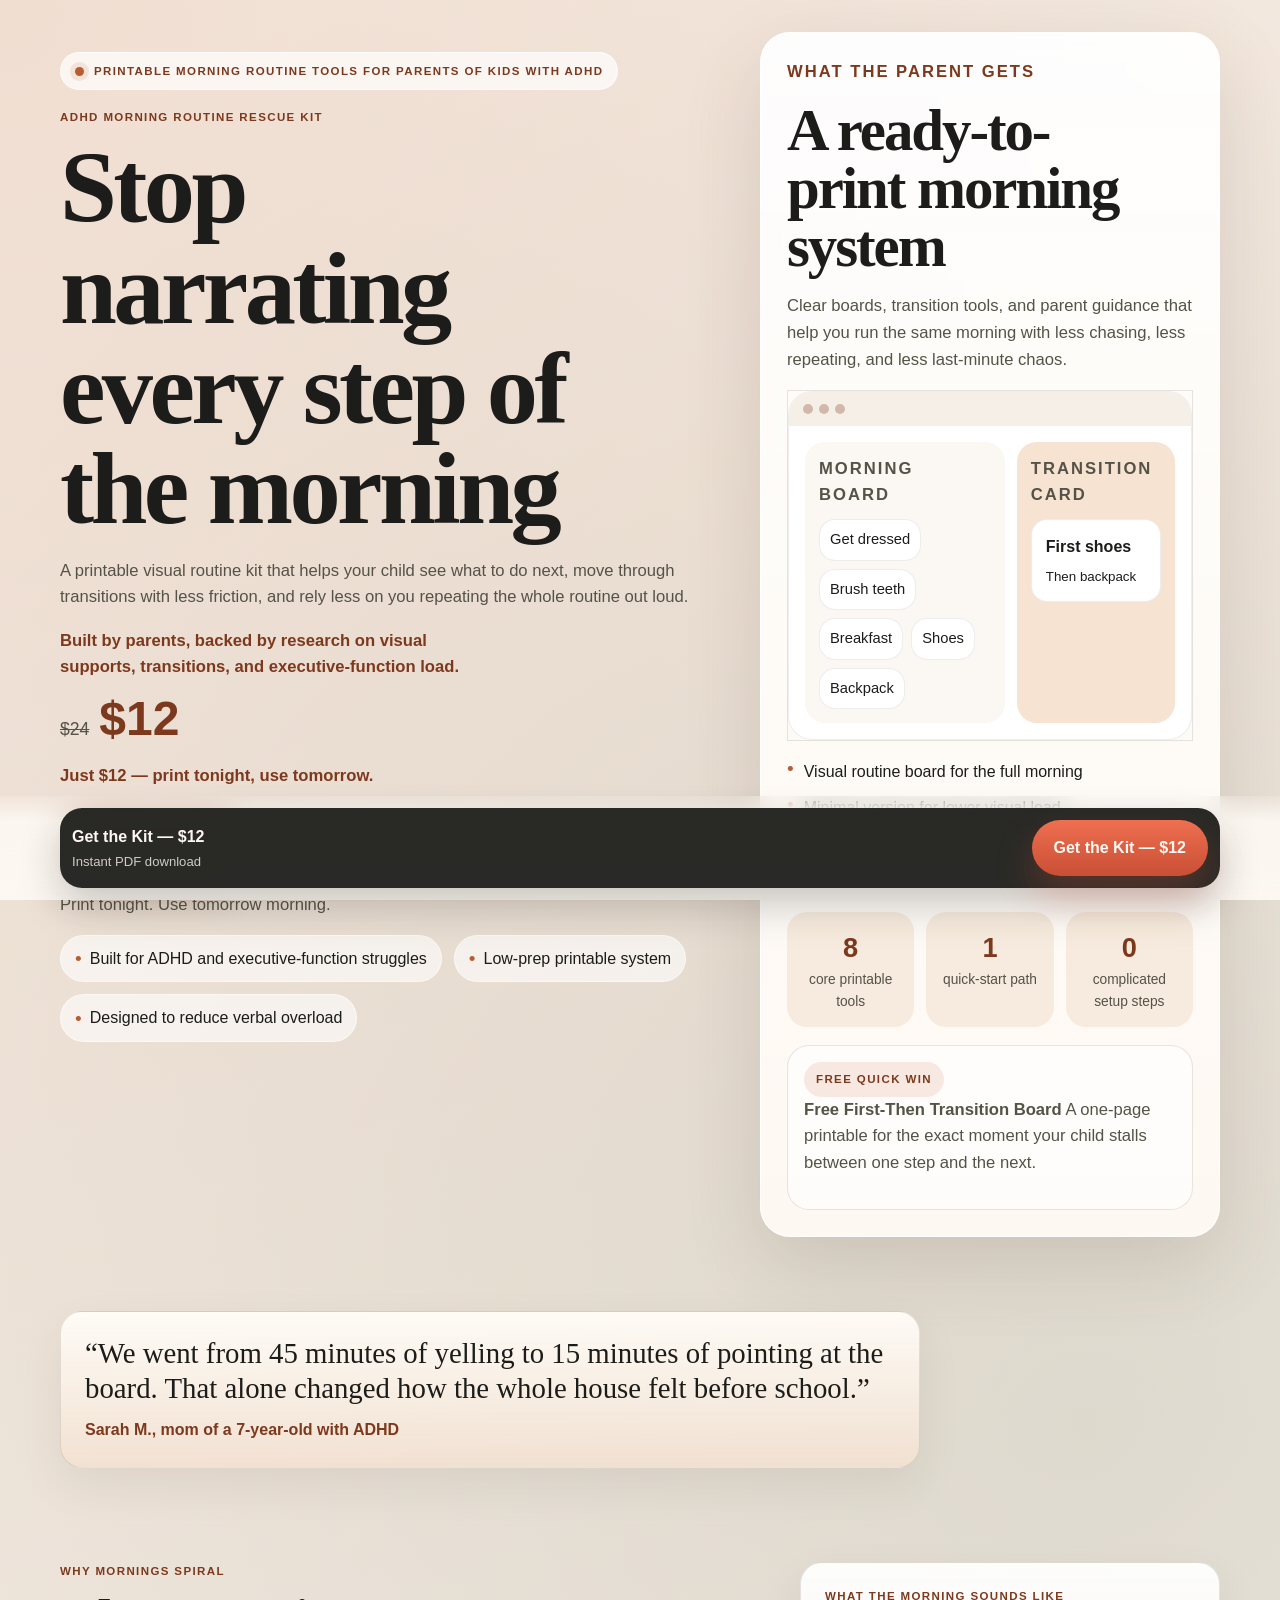
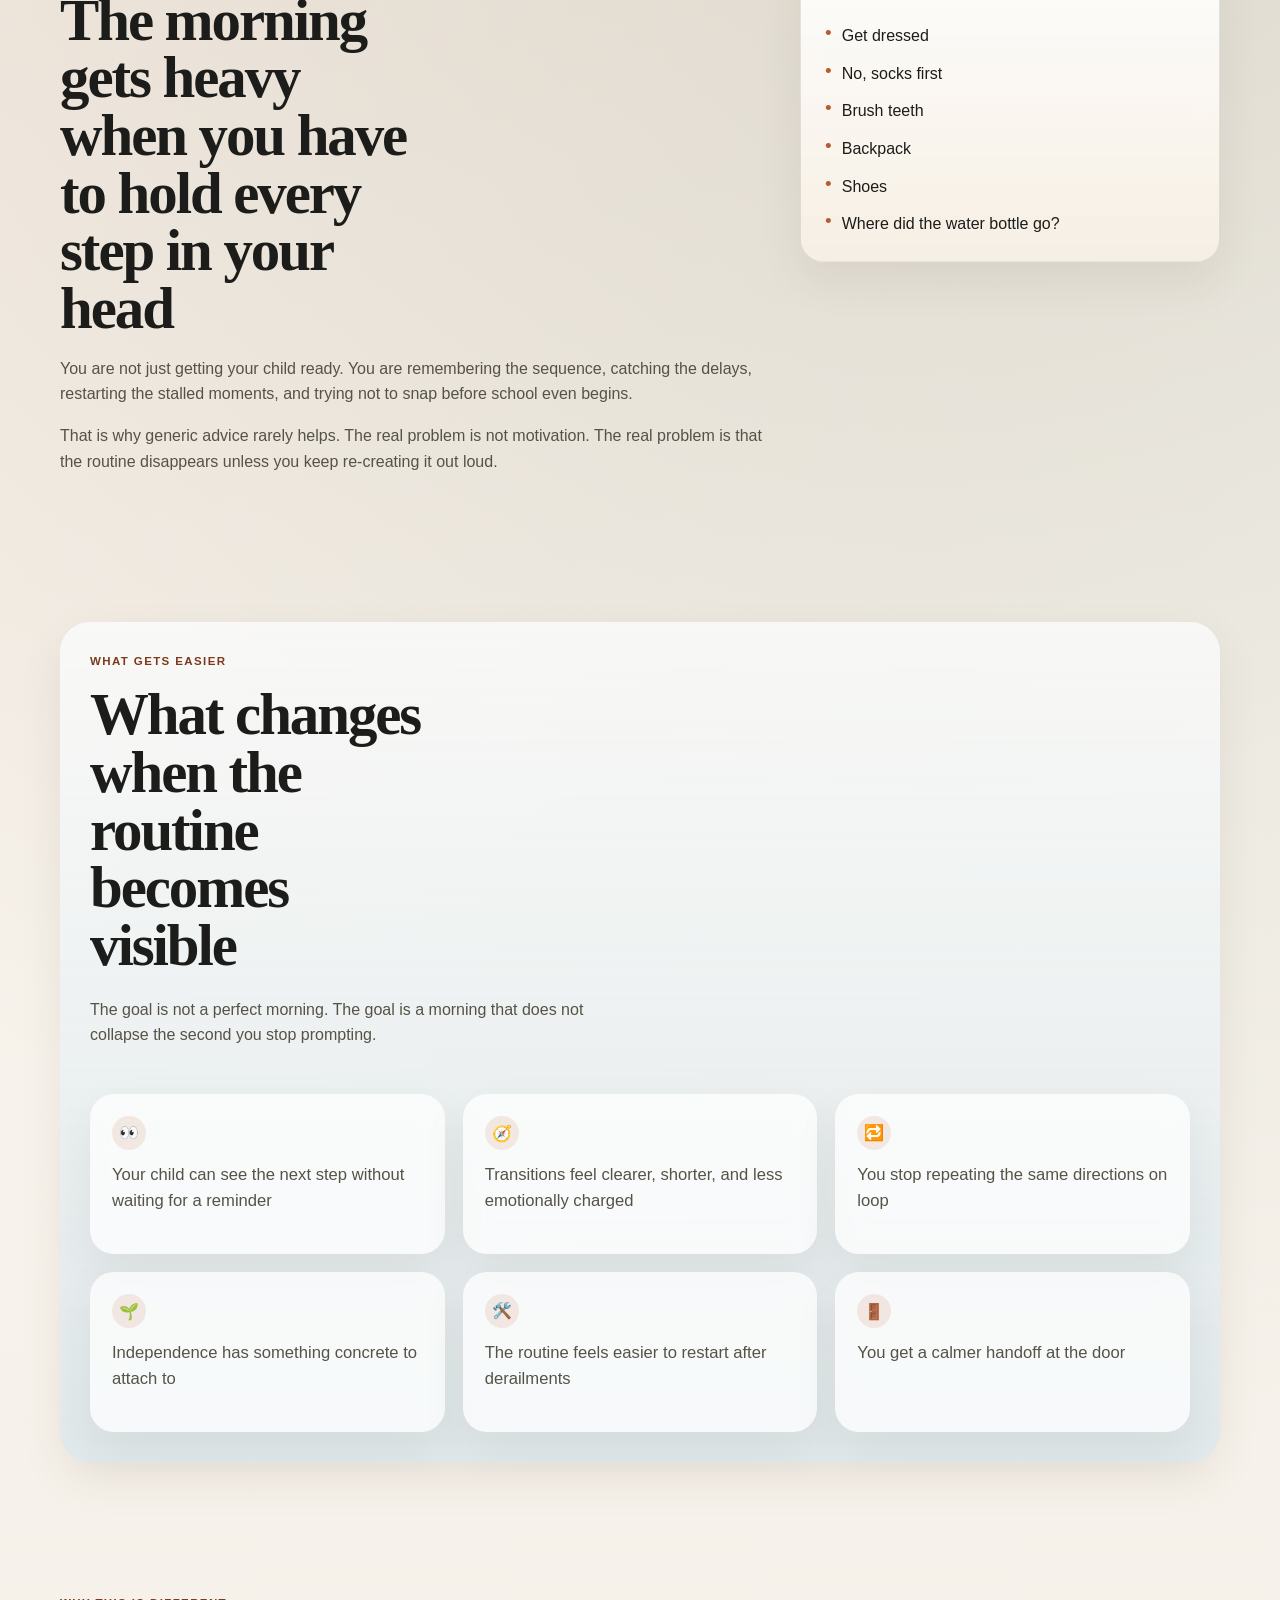
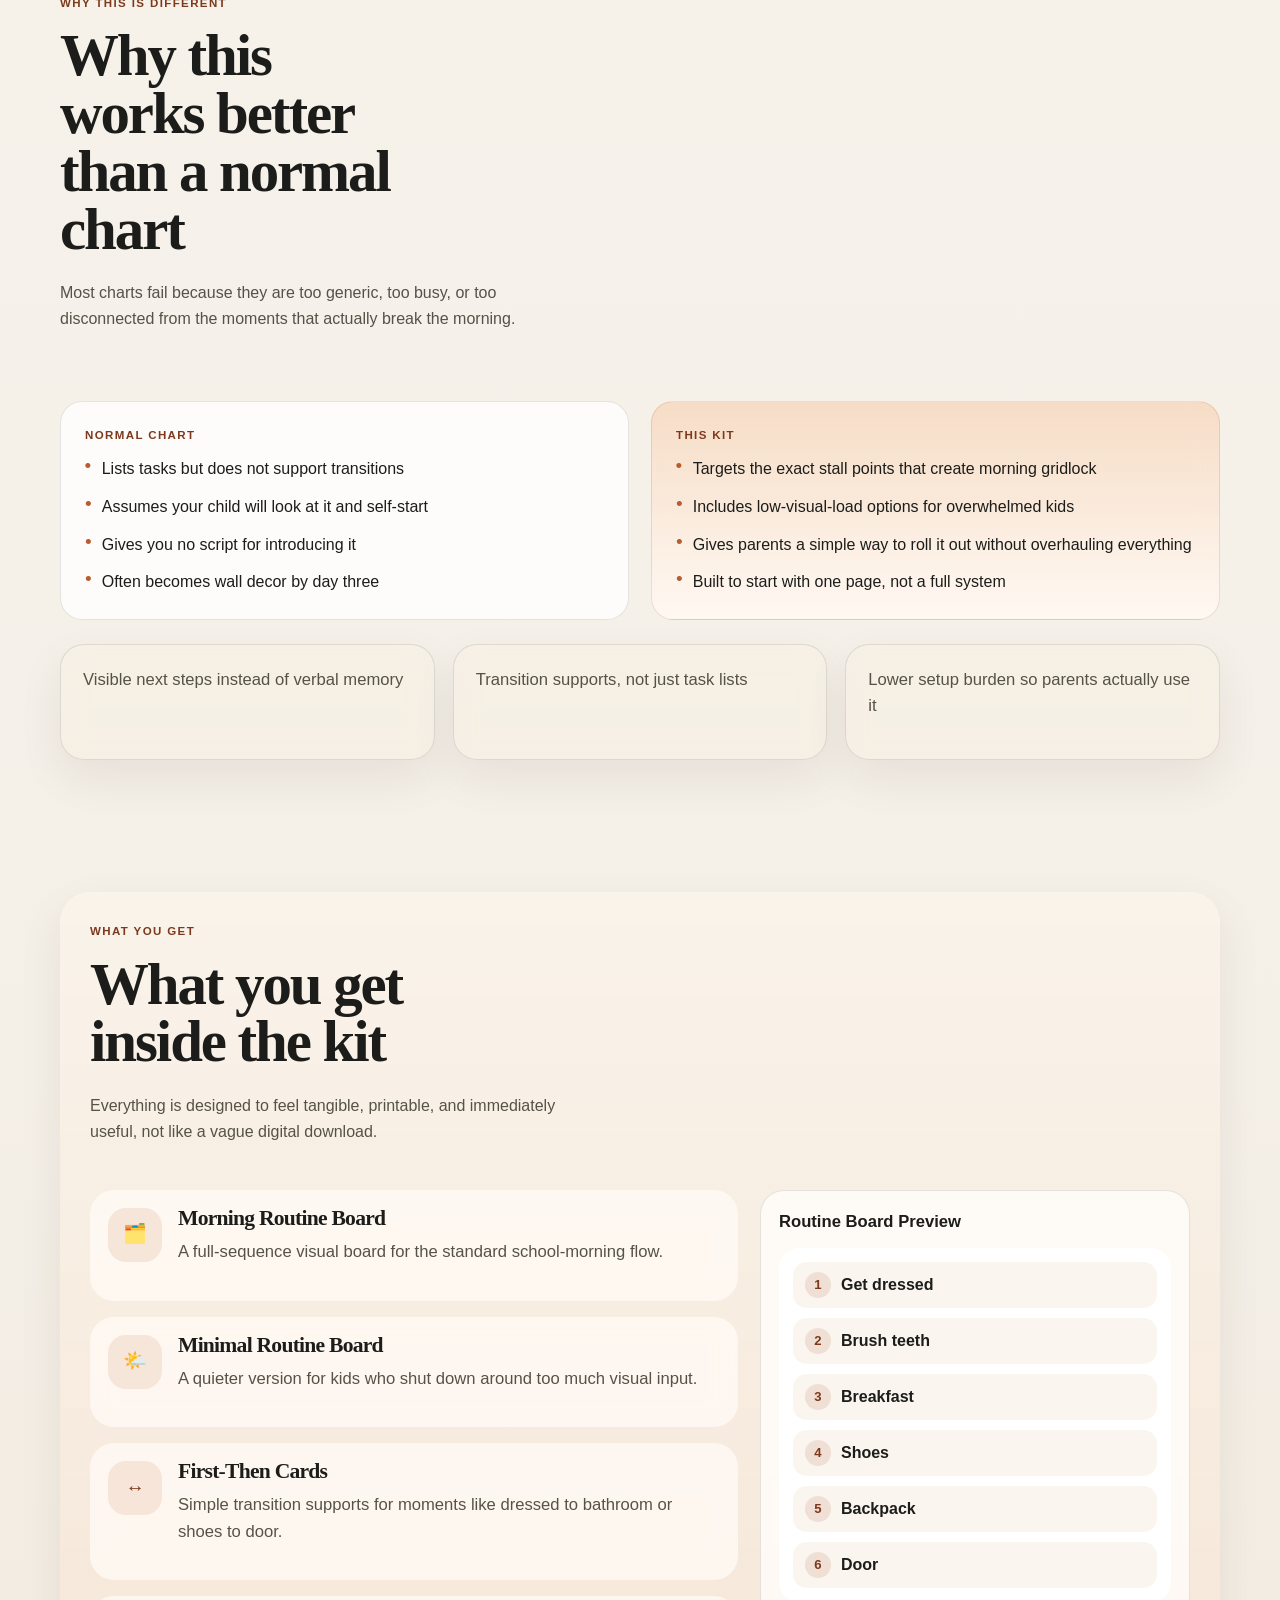
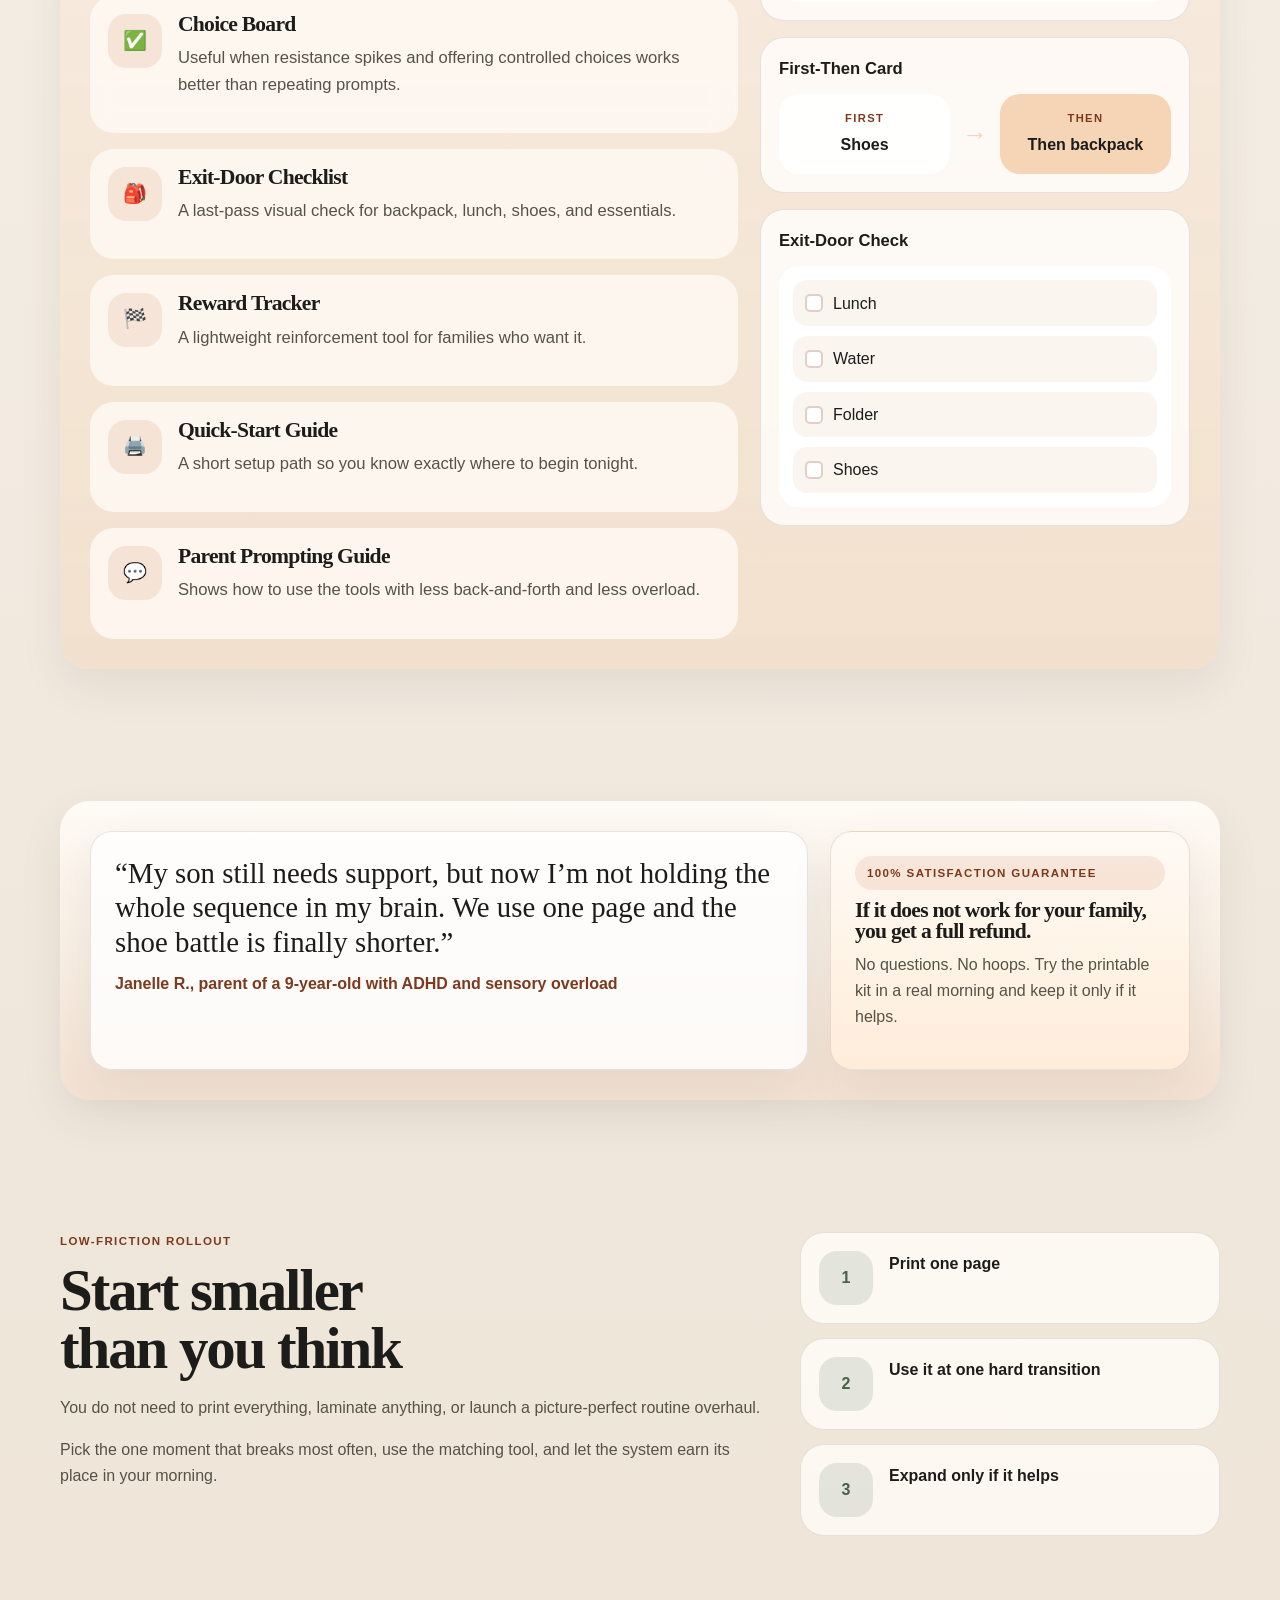
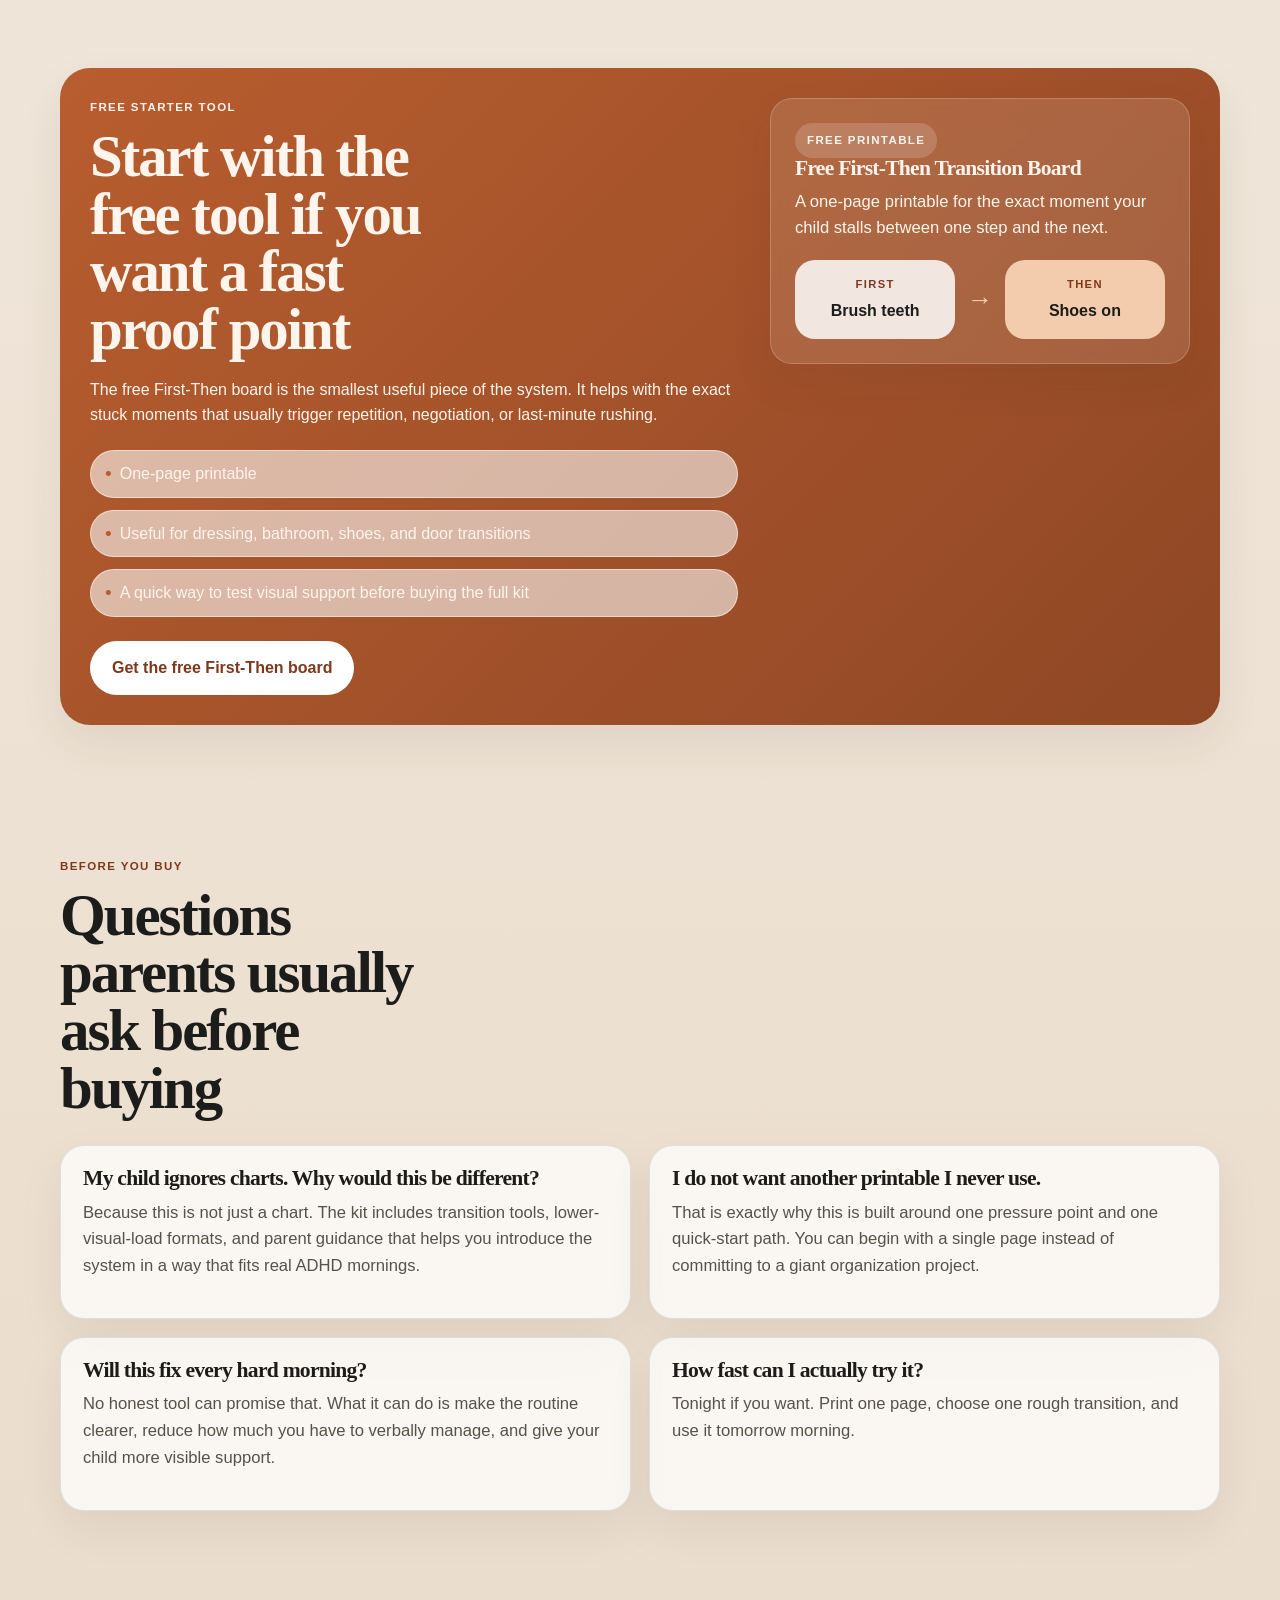
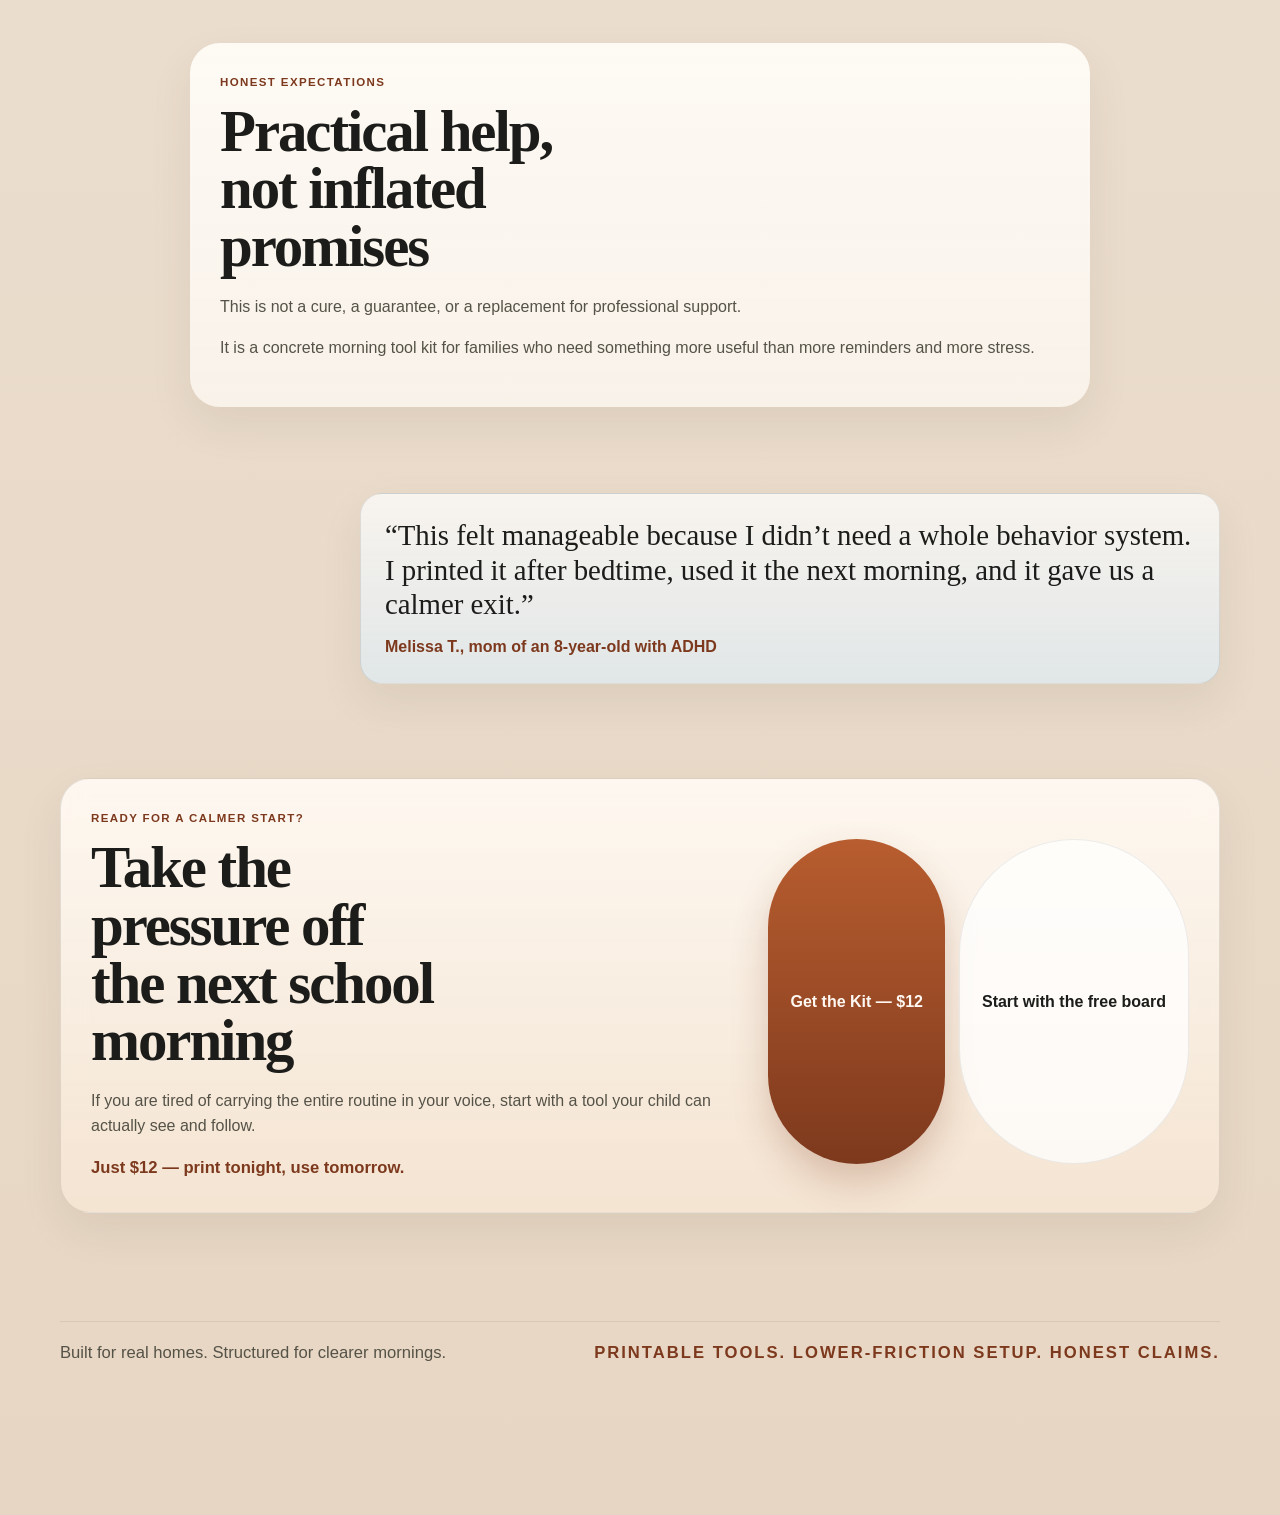
<file: index.html>
<!doctype html>
<html lang="en">
  <head>
    <meta charset="UTF-8" />
    <meta name="viewport" content="width=device-width, initial-scale=1.0" />
    <title>Stop narrating every step of the morning | ADHD Morning Routine Rescue Kit</title>
    <meta name="description" content="A printable visual routine kit that helps your child see what to do next, move through transitions with less friction, and rely less on you repeating the whole routine out loud." />
    <link rel="stylesheet" href="./styles.css" />
  </head>
  <body data-variant="default">
    
  <section class="hero">
    <div class="container hero__layout">
      <div class="hero__copy">
        <p class="announcement">Printable morning routine tools for parents of kids with ADHD</p>
        <p class="eyebrow">ADHD Morning Routine Rescue Kit</p>
        <h1>Stop narrating every step of the morning</h1>
        <p class="lede">A printable visual routine kit that helps your child see what to do next, move through transitions with less friction, and rely less on you repeating the whole routine out loud.</p>
        <p class="credibility-line">Built by parents, backed by research on visual supports, transitions, and executive-function load.</p>
        <div class="price-stack">
          <p class="price-line"><span class="price-line__anchor">$24</span> <strong>$12</strong></p>
          <p class="price-note">Just $12 — print tonight, use tomorrow.</p>
        </div>
        <div class="hero__actions">
          <a class="button button--primary" href="https://gumroad.com/">Get the Kit — $12</a>
          <a class="button button--secondary" href="#lead-magnet">Grab the free transition board</a>
        </div>
        <p class="support-line">Print tonight. Use tomorrow morning.</p>
        <ul class="inline-points"><li>Built for ADHD and executive-function struggles</li><li>Low-prep printable system</li><li>Designed to reduce verbal overload</li></ul>
      </div>
      <aside class="hero-panel">
        <div class="hero-panel__top">
          <p class="hero-panel__kicker">What the parent gets</p>
          <h2>A ready-to-print morning system</h2>
          <p>Clear boards, transition tools, and parent guidance that help you run the same morning with less chasing, less repeating, and less last-minute chaos.</p>
        </div>
        <div class="hero-panel__mockup">
          <div class="mockup-window">
            <div class="mockup-window__bar">
              <span></span><span></span><span></span>
            </div>
            <div class="mockup-window__body">
              <div class="mockup-column">
                <p class="mini-label">Morning board</p>
                <div class="mockup-chip-list">
                  <span>Get dressed</span>
                  <span>Brush teeth</span>
                  <span>Breakfast</span>
                  <span>Shoes</span>
                  <span>Backpack</span>
                </div>
              </div>
              <div class="mockup-column mockup-column--accent">
                <p class="mini-label">Transition card</p>
                <div class="mockup-transition">
                  <strong>First shoes</strong>
                  <small>Then backpack</small>
                </div>
              </div>
            </div>
          </div>
        </div>
        <ul class="check-list"><li>Visual routine board for the full morning</li><li>Minimal version for lower visual load</li><li>First-Then and choice supports for sticky moments</li><li>Exit-door checklist and parent prompting guide</li></ul>
        <div class="hero-stats">
          
            <div class="hero-stat">
              <strong>8</strong>
              <span>core printable tools</span>
            </div>
            <div class="hero-stat">
              <strong>1</strong>
              <span>quick-start path</span>
            </div>
            <div class="hero-stat">
              <strong>0</strong>
              <span>complicated setup steps</span>
            </div>
        </div>
        <div class="hero-panel__freebie">
          <span class="badge">Free quick win</span>
          <p><strong>Free First-Then Transition Board</strong> A one-page printable for the exact moment your child stalls between one step and the next.</p>
        </div>
      </aside>
    </div>
  </section>
  <section class="section section--testimonial-top">
    <div class="container">
      <article class="testimonial testimonial--featured">
        <p class="testimonial__quote">“We went from 45 minutes of yelling to 15 minutes of pointing at the board. That alone changed how the whole house felt before school.”</p>
        <p class="testimonial__meta">Sarah M., mom of a 7-year-old with ADHD</p>
      </article>
    </div>
  </section>
  <section class="section">
    <div class="container story-grid">
      <div>
        <p class="section-tag">Why mornings spiral</p>
        <h2>The morning gets heavy when you have to hold every step in your head</h2>
        <p>You are not just getting your child ready. You are remembering the sequence, catching the delays, restarting the stalled moments, and trying not to snap before school even begins.</p><p>That is why generic advice rarely helps. The real problem is not motivation. The real problem is that the routine disappears unless you keep re-creating it out loud.</p>
      </div>
      <div class="loop-card">
        <p class="loop-card__label">What the morning sounds like</p>
        <ul class="loop-list"><li>Get dressed</li><li>No, socks first</li><li>Brush teeth</li><li>Backpack</li><li>Shoes</li><li>Where did the water bottle go?</li></ul>
      </div>
    </div>
  </section>
  <section class="section section--tint">
    <div class="container">
      <div class="section-heading section-heading--wide">
        <p class="section-tag">What gets easier</p>
        <h2>What changes when the routine becomes visible</h2>
        <p>The goal is not a perfect morning. The goal is a morning that does not collapse the second you stop prompting.</p>
      </div>
      <div class="outcomes-grid">
        
          <article class="outcome-card">
            <span class="outcome-card__icon">👀</span>
            <p>Your child can see the next step without waiting for a reminder</p>
          </article>
          <article class="outcome-card">
            <span class="outcome-card__icon">🧭</span>
            <p>Transitions feel clearer, shorter, and less emotionally charged</p>
          </article>
          <article class="outcome-card">
            <span class="outcome-card__icon">🔁</span>
            <p>You stop repeating the same directions on loop</p>
          </article>
          <article class="outcome-card">
            <span class="outcome-card__icon">🌱</span>
            <p>Independence has something concrete to attach to</p>
          </article>
          <article class="outcome-card">
            <span class="outcome-card__icon">🛠️</span>
            <p>The routine feels easier to restart after derailments</p>
          </article>
          <article class="outcome-card">
            <span class="outcome-card__icon">🚪</span>
            <p>You get a calmer handoff at the door</p>
          </article>
      </div>
    </div>
  </section>
  <section class="section">
    <div class="container mechanism">
      <div class="section-heading section-heading--wide">
        <p class="section-tag">Why this is different</p>
        <h2>Why this works better than a normal chart</h2>
        <p>Most charts fail because they are too generic, too busy, or too disconnected from the moments that actually break the morning.</p>
      </div>
      <div class="mechanism__compare">
        
          <article class="compare-card">
            <p class="compare-card__label">Normal chart</p>
            <ul class="compare-list"><li>Lists tasks but does not support transitions</li><li>Assumes your child will look at it and self-start</li><li>Gives you no script for introducing it</li><li>Often becomes wall decor by day three</li></ul>
          </article>
          <article class="compare-card compare-card--accent">
            <p class="compare-card__label">This kit</p>
            <ul class="compare-list"><li>Targets the exact stall points that create morning gridlock</li><li>Includes low-visual-load options for overwhelmed kids</li><li>Gives parents a simple way to roll it out without overhauling everything</li><li>Built to start with one page, not a full system</li></ul>
          </article>
      </div>
      <div class="principles">
        
          <article class="principle-card">
            <p>Visible next steps instead of verbal memory</p>
          </article>
          <article class="principle-card">
            <p>Transition supports, not just task lists</p>
          </article>
          <article class="principle-card">
            <p>Lower setup burden so parents actually use it</p>
          </article>
      </div>
    </div>
  </section>
  <section class="section section--warm">
    <div class="container">
      <div class="section-heading section-heading--wide">
        <p class="section-tag">What you get</p>
        <h2>What you get inside the kit</h2>
        <p>Everything is designed to feel tangible, printable, and immediately useful, not like a vague digital download.</p>
      </div>
      <div class="kit-layout">
        <div class="kit-list">
          
            <article class="kit-item">
              <span class="kit-item__number">🗂️</span>
              <div>
                <h3>Morning Routine Board</h3>
                <p>A full-sequence visual board for the standard school-morning flow.</p>
              </div>
            </article>
            <article class="kit-item">
              <span class="kit-item__number">🌤️</span>
              <div>
                <h3>Minimal Routine Board</h3>
                <p>A quieter version for kids who shut down around too much visual input.</p>
              </div>
            </article>
            <article class="kit-item">
              <span class="kit-item__number">↔️</span>
              <div>
                <h3>First-Then Cards</h3>
                <p>Simple transition supports for moments like dressed to bathroom or shoes to door.</p>
              </div>
            </article>
            <article class="kit-item">
              <span class="kit-item__number">✅</span>
              <div>
                <h3>Choice Board</h3>
                <p>Useful when resistance spikes and offering controlled choices works better than repeating prompts.</p>
              </div>
            </article>
            <article class="kit-item">
              <span class="kit-item__number">🎒</span>
              <div>
                <h3>Exit-Door Checklist</h3>
                <p>A last-pass visual check for backpack, lunch, shoes, and essentials.</p>
              </div>
            </article>
            <article class="kit-item">
              <span class="kit-item__number">🏁</span>
              <div>
                <h3>Reward Tracker</h3>
                <p>A lightweight reinforcement tool for families who want it.</p>
              </div>
            </article>
            <article class="kit-item">
              <span class="kit-item__number">🖨️</span>
              <div>
                <h3>Quick-Start Guide</h3>
                <p>A short setup path so you know exactly where to begin tonight.</p>
              </div>
            </article>
            <article class="kit-item">
              <span class="kit-item__number">💬</span>
              <div>
                <h3>Parent Prompting Guide</h3>
                <p>Shows how to use the tools with less back-and-forth and less overload.</p>
              </div>
            </article>
        </div>
        <div class="preview-stack">
          
    <article class="preview-card">
      <p class="preview-card__title">Routine Board Preview</p>
      <div class="board-sheet">
        
          <div class="board-sheet__step">
            <span>1</span>
            <strong>Get dressed</strong>
          </div>
          <div class="board-sheet__step">
            <span>2</span>
            <strong>Brush teeth</strong>
          </div>
          <div class="board-sheet__step">
            <span>3</span>
            <strong>Breakfast</strong>
          </div>
          <div class="board-sheet__step">
            <span>4</span>
            <strong>Shoes</strong>
          </div>
          <div class="board-sheet__step">
            <span>5</span>
            <strong>Backpack</strong>
          </div>
          <div class="board-sheet__step">
            <span>6</span>
            <strong>Door</strong>
          </div>
      </div>
    </article>
      <article class="preview-card preview-card--transition">
        <p class="preview-card__title">First-Then Card</p>
        <div class="transition-card">
          <div class="transition-card__block">
            <span>First</span>
            <strong>Shoes</strong>
          </div>
          <div class="transition-card__arrow">→</div>
          <div class="transition-card__block transition-card__block--accent">
            <span>Then</span>
            <strong>Then backpack</strong>
          </div>
        </div>
      </article>
      <article class="preview-card">
        <p class="preview-card__title">Exit-Door Check</p>
        <div class="check-sheet">
          
            <div class="check-sheet__row">
              <span class="check-sheet__box"></span>
              <span>Lunch</span>
            </div>
            <div class="check-sheet__row">
              <span class="check-sheet__box"></span>
              <span>Water</span>
            </div>
            <div class="check-sheet__row">
              <span class="check-sheet__box"></span>
              <span>Folder</span>
            </div>
            <div class="check-sheet__row">
              <span class="check-sheet__box"></span>
              <span>Shoes</span>
            </div>
        </div>
      </article>
        </div>
      </div>
    </div>
  </section>
  <section class="section section--proof">
    <div class="container proof-grid">
      <article class="testimonial">
        <p class="testimonial__quote">“My son still needs support, but now I’m not holding the whole sequence in my brain. We use one page and the shoe battle is finally shorter.”</p>
        <p class="testimonial__meta">Janelle R., parent of a 9-year-old with ADHD and sensory overload</p>
      </article>
      <article class="guarantee-card">
        <span class="badge">100% satisfaction guarantee</span>
        <h3>If it does not work for your family, you get a full refund.</h3>
        <p>No questions. No hoops. Try the printable kit in a real morning and keep it only if it helps.</p>
      </article>
    </div>
  </section>
  <section class="section">
    <div class="container process">
      <div>
        <p class="section-tag">Low-friction rollout</p>
        <h2>Start smaller than you think</h2>
        <p>You do not need to print everything, laminate anything, or launch a picture-perfect routine overhaul.</p><p>Pick the one moment that breaks most often, use the matching tool, and let the system earn its place in your morning.</p>
      </div>
      <ol class="steps">
        
          <li>
            <span class="steps__index">1</span>
            <div>
              <strong>Print one page</strong>
            </div>
          </li>
          <li>
            <span class="steps__index">2</span>
            <div>
              <strong>Use it at one hard transition</strong>
            </div>
          </li>
          <li>
            <span class="steps__index">3</span>
            <div>
              <strong>Expand only if it helps</strong>
            </div>
          </li>
      </ol>
    </div>
  </section>
  <section class="section section--accent" id="lead-magnet">
    <div class="container lead">
      <div class="lead__copy">
        <p class="section-tag">Free starter tool</p>
        <h2>Start with the free tool if you want a fast proof point</h2>
        <p>The free First-Then board is the smallest useful piece of the system. It helps with the exact stuck moments that usually trigger repetition, negotiation, or last-minute rushing.</p>
        <ul class="promo-list"><li>One-page printable</li><li>Useful for dressing, bathroom, shoes, and door transitions</li><li>A quick way to test visual support before buying the full kit</li></ul>
        <a class="button button--light" href="https://gumroad.com/">Get the free First-Then board</a>
      </div>
      <div class="lead__card">
        <span class="badge badge--light">Free printable</span>
        <h3>Free First-Then Transition Board</h3>
        <p>A one-page printable for the exact moment your child stalls between one step and the next.</p>
        <div class="transition-card transition-card--large">
          <div class="transition-card__block">
            <span>First</span>
            <strong>Brush teeth</strong>
          </div>
          <div class="transition-card__arrow">→</div>
          <div class="transition-card__block transition-card__block--accent">
            <span>Then</span>
            <strong>Shoes on</strong>
          </div>
        </div>
      </div>
    </div>
  </section>
  <section class="section">
    <div class="container">
      <div class="section-heading">
        <p class="section-tag">Before you buy</p>
        <h2>Questions parents usually ask before buying</h2>
      </div>
      <div class="faq-grid">
        
          <article class="faq-card">
            <h3>My child ignores charts. Why would this be different?</h3>
            <p>Because this is not just a chart. The kit includes transition tools, lower-visual-load formats, and parent guidance that helps you introduce the system in a way that fits real ADHD mornings.</p>
          </article>
          <article class="faq-card">
            <h3>I do not want another printable I never use.</h3>
            <p>That is exactly why this is built around one pressure point and one quick-start path. You can begin with a single page instead of committing to a giant organization project.</p>
          </article>
          <article class="faq-card">
            <h3>Will this fix every hard morning?</h3>
            <p>No honest tool can promise that. What it can do is make the routine clearer, reduce how much you have to verbally manage, and give your child more visible support.</p>
          </article>
          <article class="faq-card">
            <h3>How fast can I actually try it?</h3>
            <p>Tonight if you want. Print one page, choose one rough transition, and use it tomorrow morning.</p>
          </article>
      </div>
    </div>
  </section>
  <section class="section section--quiet">
    <div class="container narrow">
      <p class="section-tag">Honest expectations</p>
      <h2>Practical help, not inflated promises</h2>
      <p>This is not a cure, a guarantee, or a replacement for professional support.</p><p>It is a concrete morning tool kit for families who need something more useful than more reminders and more stress.</p>
    </div>
  </section>
  <section class="section section--testimonial-bottom">
    <div class="container">
      <article class="testimonial testimonial--closing">
        <p class="testimonial__quote">“This felt manageable because I didn’t need a whole behavior system. I printed it after bedtime, used it the next morning, and it gave us a calmer exit.”</p>
        <p class="testimonial__meta">Melissa T., mom of an 8-year-old with ADHD</p>
      </article>
    </div>
  </section>
  <section class="section final-cta">
    <div class="container final-cta__box">
      <div>
        <p class="section-tag">Ready for a calmer start?</p>
        <h2>Take the pressure off the next school morning</h2>
        <p>If you are tired of carrying the entire routine in your voice, start with a tool your child can actually see and follow.</p>
        <p class="price-note">Just $12 — print tonight, use tomorrow.</p>
      </div>
      <div class="final-cta__actions">
        <a class="button button--primary" href="https://gumroad.com/">Get the Kit — $12</a>
        <a class="button button--ghost" href="https://gumroad.com/">Start with the free board</a>
      </div>
    </div>
  </section>
  <footer class="footer">
    <div class="container footer__inner">
      <p>Built for real homes. Structured for clearer mornings.</p>
      <p class="footer__meta">Printable tools. Lower-friction setup. Honest claims.</p>
    </div>
  </footer>
  <div class="sticky-buy-bar">
    <div class="sticky-buy-bar__inner">
      <div class="sticky-buy-bar__copy">
        <strong>Get the Kit — $12</strong>
        <span>Instant PDF download</span>
      </div>
      <a class="button button--sticky" href="https://gumroad.com/">Get the Kit — $12</a>
    </div>
  </div>
  </body>
</html>
</file>
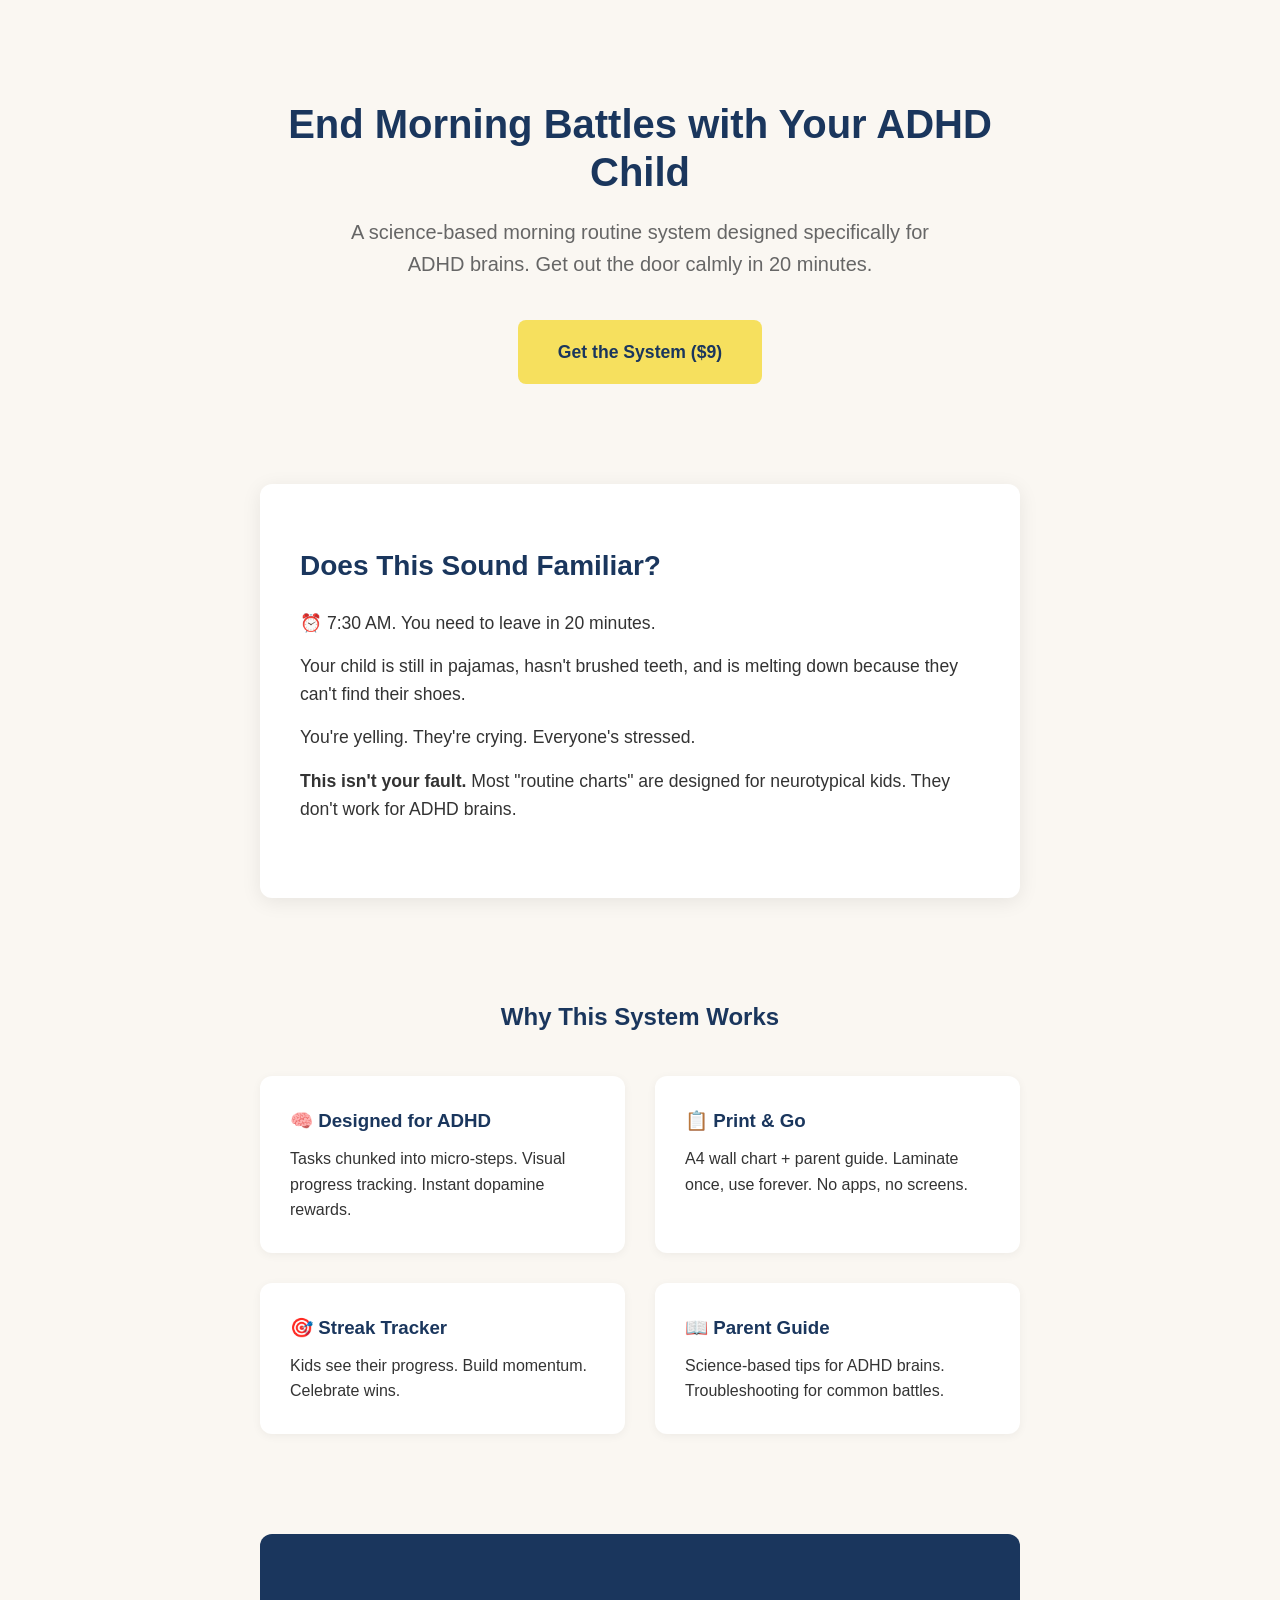
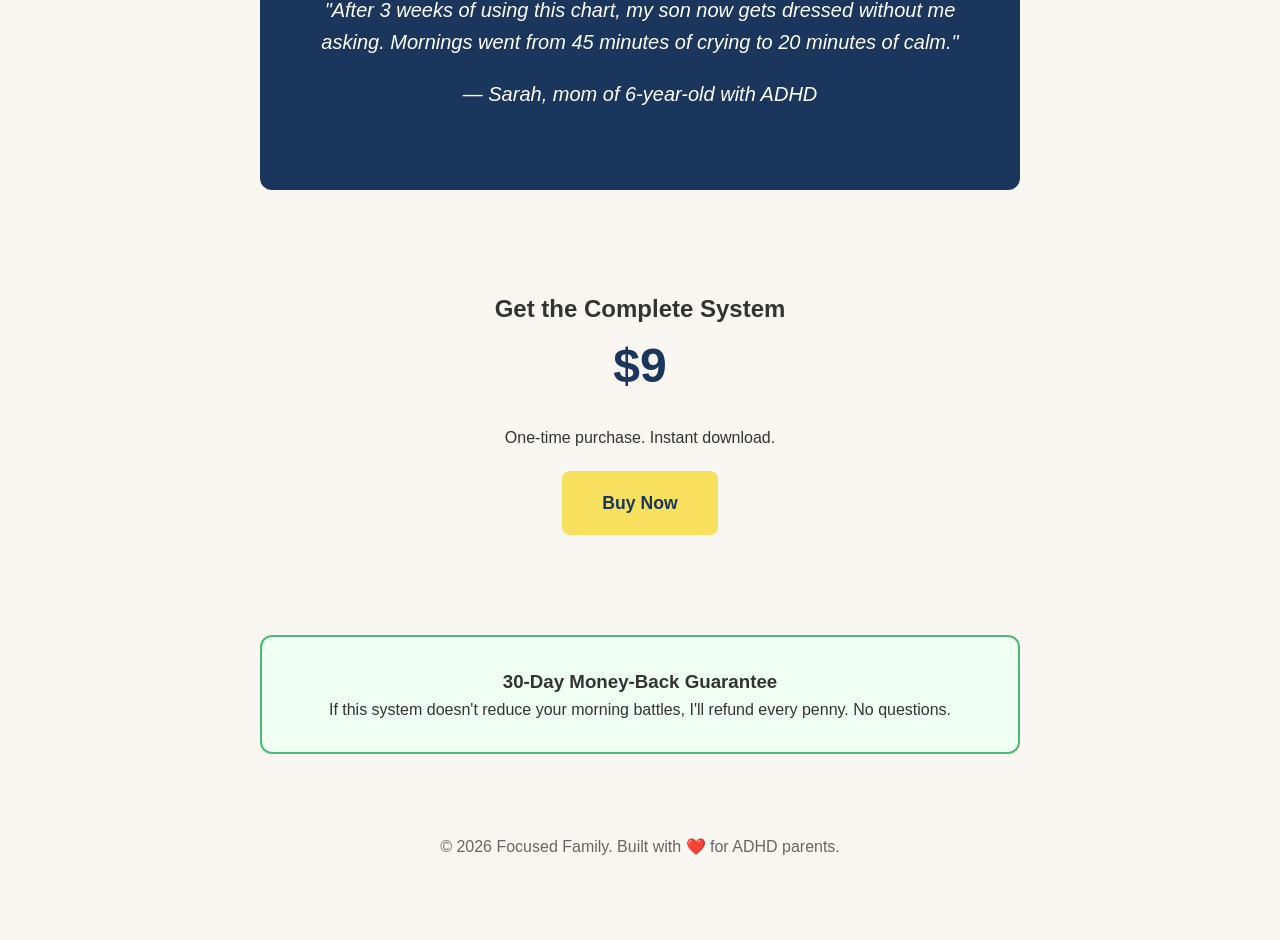
<file: public/index.html>
<!DOCTYPE html>
<html lang="en">
<head>
    <meta charset="UTF-8">
    <meta name="viewport" content="width=device-width, initial-scale=1.0">
    <title>End Morning Battles: ADHD Morning Routine System</title>
    <style>
        * { margin: 0; padding: 0; box-sizing: border-box; }
        body {
            font-family: -apple-system, BlinkMacSystemFont, 'Segoe UI', Roboto, sans-serif;
            line-height: 1.6;
            color: #333;
            background: #faf7f2;
        }
        .container {
            max-width: 800px;
            margin: 0 auto;
            padding: 40px 20px;
        }
        .hero {
            text-align: center;
            padding: 60px 0;
        }
        .hero h1 {
            font-size: 2.5rem;
            color: #1a365d;
            margin-bottom: 20px;
            line-height: 1.2;
        }
        .hero .subtitle {
            font-size: 1.25rem;
            color: #666;
            max-width: 600px;
            margin: 0 auto 40px;
        }
        .cta-button {
            display: inline-block;
            background: #f6e05e;
            color: #1a365d;
            padding: 18px 40px;
            font-size: 1.1rem;
            font-weight: 600;
            text-decoration: none;
            border-radius: 8px;
            transition: transform 0.2s;
        }
        .cta-button:hover {
            transform: translateY(-2px);
        }
        .problem {
            background: white;
            padding: 60px 40px;
            margin: 40px 0;
            border-radius: 12px;
            box-shadow: 0 4px 20px rgba(0,0,0,0.08);
        }
        .problem h2 {
            color: #1a365d;
            margin-bottom: 20px;
            font-size: 1.75rem;
        }
        .problem p {
            font-size: 1.1rem;
            margin-bottom: 15px;
        }
        .features {
            padding: 60px 0;
        }
        .features h2 {
            text-align: center;
            color: #1a365d;
            margin-bottom: 40px;
        }
        .feature-grid {
            display: grid;
            grid-template-columns: repeat(auto-fit, minmax(250px, 1fr));
            gap: 30px;
        }
        .feature {
            background: white;
            padding: 30px;
            border-radius: 12px;
            box-shadow: 0 2px 10px rgba(0,0,0,0.05);
        }
        .feature h3 {
            color: #1a365d;
            margin-bottom: 10px;
        }
        .testimonial {
            background: #1a365d;
            color: white;
            padding: 60px 40px;
            border-radius: 12px;
            margin: 40px 0;
            text-align: center;
        }
        .testimonial p {
            font-size: 1.25rem;
            font-style: italic;
            margin-bottom: 20px;
        }
        .price-section {
            text-align: center;
            padding: 60px 0;
        }
        .price {
            font-size: 3rem;
            color: #1a365d;
            font-weight: 700;
        }
        .guarantee {
            background: #f0fff4;
            border: 2px solid #48bb78;
            padding: 30px;
            border-radius: 12px;
            margin: 40px 0;
            text-align: center;
        }
        footer {
            text-align: center;
            padding: 40px 0;
            color: #666;
        }
    </style>
</head>
<body>
    <div class="container">
        <section class="hero">
            <h1>End Morning Battles with Your ADHD Child</h1>
            <p class="subtitle">A science-based morning routine system designed specifically for ADHD brains. Get out the door calmly in 20 minutes.</p>
            <a href="#buy" class="cta-button">Get the System ($9)</a>
        </section>

        <section class="problem">
            <h2>Does This Sound Familiar?</h2>
            <p>⏰ 7:30 AM. You need to leave in 20 minutes.</p>
            <p>Your child is still in pajamas, hasn't brushed teeth, and is melting down because they can't find their shoes.</p>
            <p>You're yelling. They're crying. Everyone's stressed.</p>
            <p><strong>This isn't your fault.</strong> Most "routine charts" are designed for neurotypical kids. They don't work for ADHD brains.</p>
        </section>

        <section class="features">
            <h2>Why This System Works</h2>
            <div class="feature-grid">
                <div class="feature">
                    <h3>🧠 Designed for ADHD</h3>
                    <p>Tasks chunked into micro-steps. Visual progress tracking. Instant dopamine rewards.</p>
                </div>
                <div class="feature">
                    <h3>📋 Print & Go</h3>
                    <p>A4 wall chart + parent guide. Laminate once, use forever. No apps, no screens.</p>
                </div>
                <div class="feature">
                    <h3>🎯 Streak Tracker</h3>
                    <p>Kids see their progress. Build momentum. Celebrate wins.</p>
                </div>
                <div class="feature">
                    <h3>📖 Parent Guide</h3>
                    <p>Science-based tips for ADHD brains. Troubleshooting for common battles.</p>
                </div>
            </div>
        </section>

        <section class="testimonial">
            <p>"After 3 weeks of using this chart, my son now gets dressed without me asking. Mornings went from 45 minutes of crying to 20 minutes of calm."</p>
            <p>— Sarah, mom of 6-year-old with ADHD</p>
        </section>

        <section class="price-section" id="buy">
            <h2>Get the Complete System</h2>
            <div class="price">$9</div>
            <p style="margin: 20px 0;">One-time purchase. Instant download.</p>
            <a href="https://gumroad.com/l/adhd-morning-routine" class="cta-button">Buy Now</a>
        </section>

        <section class="guarantee">
            <h3>30-Day Money-Back Guarantee</h3>
            <p>If this system doesn't reduce your morning battles, I'll refund every penny. No questions.</p>
        </section>

        <footer>
            <p>© 2026 Focused Family. Built with ❤️ for ADHD parents.</p>
        </footer>
    </div>
</body>
</html>
</file>
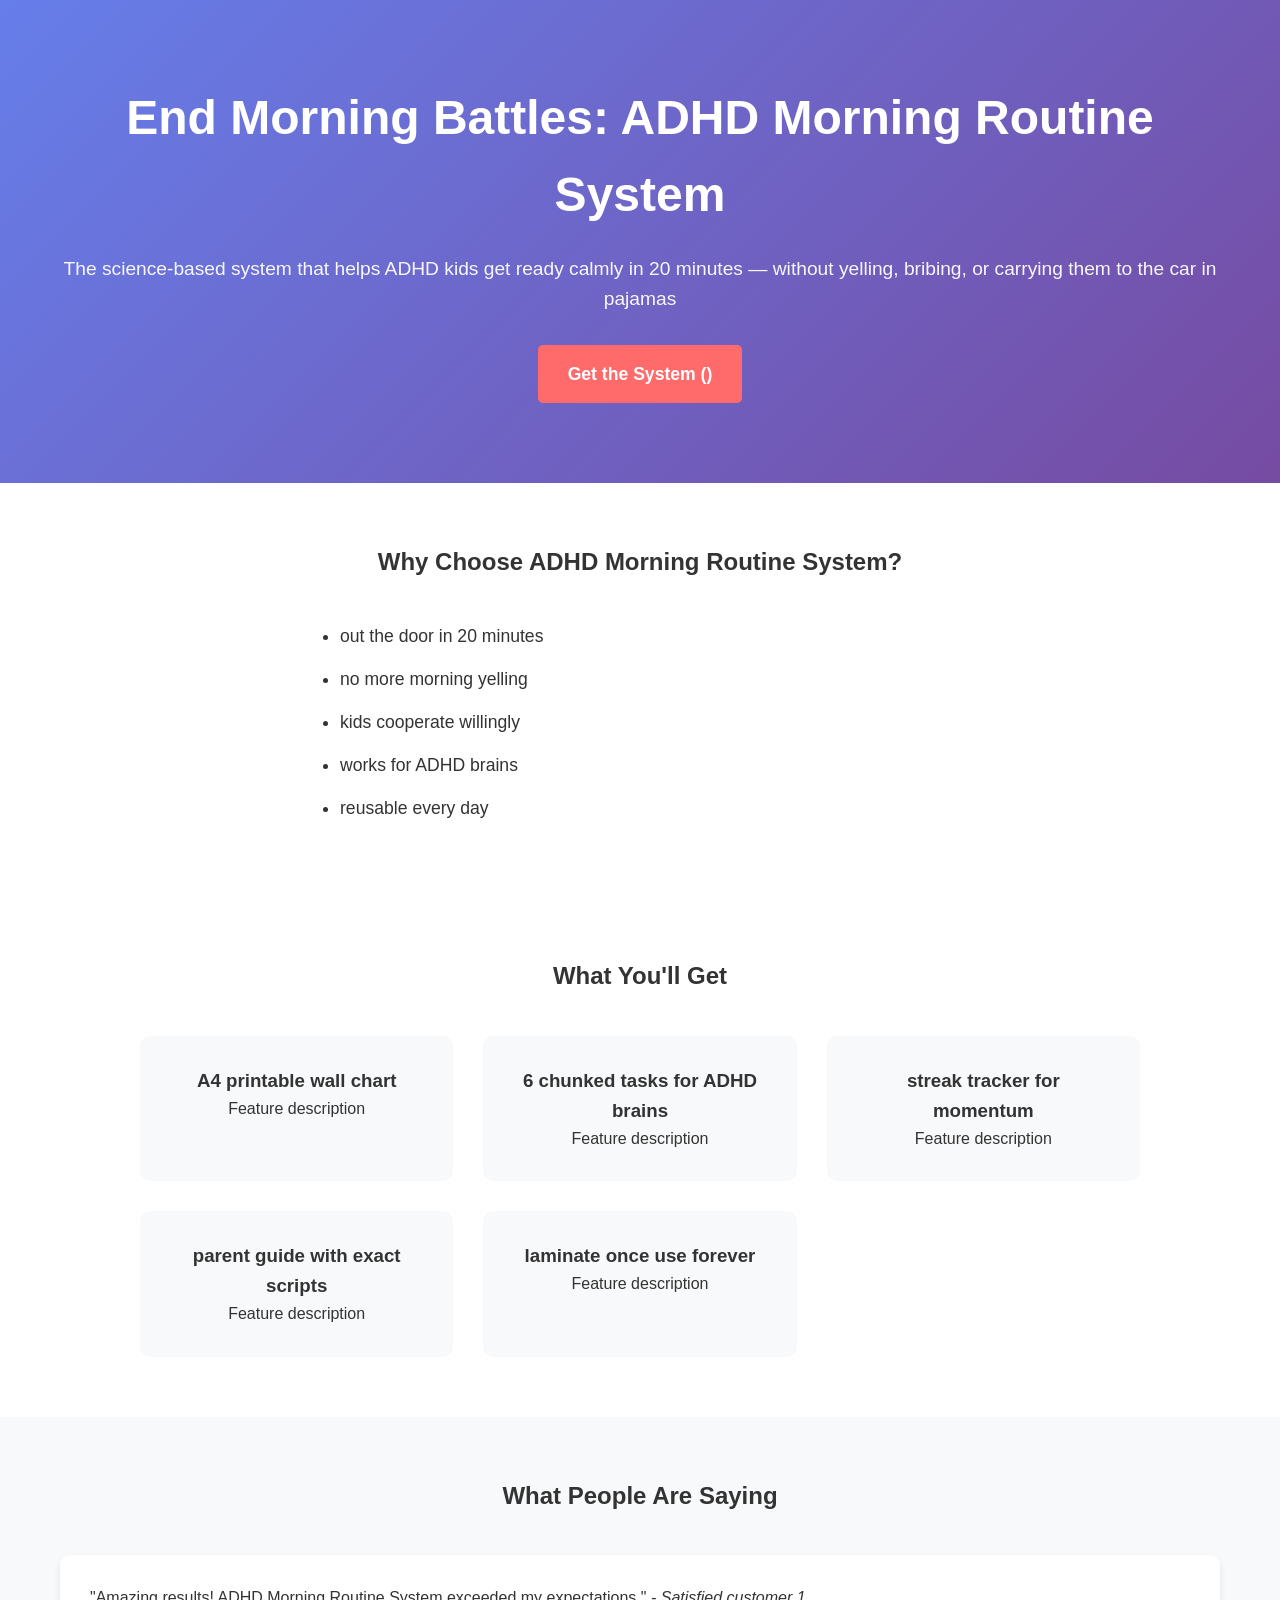
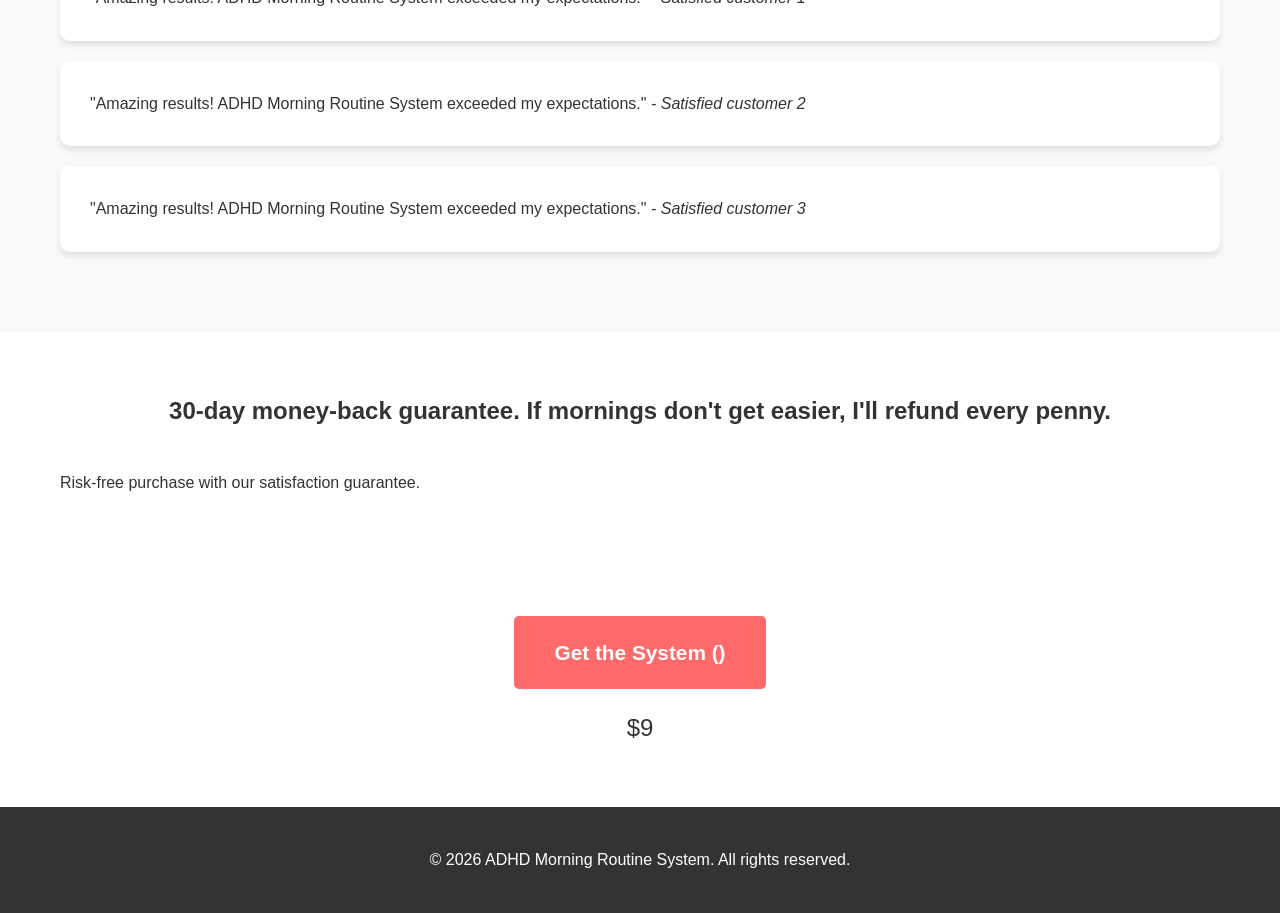
<file: index-v2.html>
<!DOCTYPE html>
<html lang="en">
<head>
    <meta charset="UTF-8">
    <meta name="viewport" content="width=device-width, initial-scale=1.0">
    <title>ADHD Morning Routine System - End Morning Battles: ADHD Morning Routine System</title>
    <meta name="description" content="End Morning Battles: ADHD Morning Routine System. Transform your results today.">
    <style>
        * { margin: 0; padding: 0; box-sizing: border-box; }
        body { font-family: -apple-system, BlinkMacSystemFont, 'Segoe UI', Roboto, sans-serif; line-height: 1.6; color: #333; }
        .container { max-width: 1200px; margin: 0 auto; padding: 0 20px; }
        .hero { text-align: center; padding: 80px 0; background: linear-gradient(135deg, #667eea 0%, #764ba2 100%); color: white; }
        .hero h1 { font-size: 3em; margin-bottom: 20px; }
        .hero p { font-size: 1.2em; margin-bottom: 30px; opacity: 0.95; }
        .cta { display: inline-block; padding: 15px 30px; background: #ff6b6b; color: white; text-decoration: none; border-radius: 5px; font-weight: bold; font-size: 1.1em; }
        .cta:hover { background: #ee5a5a; }
        .section { padding: 60px 0; }
        .section h2 { text-align: center; margin-bottom: 40px; }
        ul { max-width: 600px; margin: 0 auto; }
        li { font-size: 1.1em; margin-bottom: 15px; }
        .feature-grid { display: grid; grid-template-columns: repeat(auto-fit, minmax(250px, 1fr)); gap: 30px; max-width: 1000px; margin: 0 auto; }
        .feature-card { background: #f8f9fa; padding: 30px; border-radius: 10px; text-align: center; }
        .testimonial-card { background: white; padding: 30px; border-radius: 10px; box-shadow: 0 4px 6px rgba(0,0,0,0.1); margin-bottom: 20px; }
        .urgency { color: #e74c3c; font-weight: bold; text-align: center; margin-top: 20px; }
        @media (max-width: 768px) { .hero h1 { font-size: 2em; } .feature-grid { grid-template-columns: 1fr; } }
    </style>
</head>
<body>
    <section class="hero">
        <div class="container">
            <h1>End Morning Battles: ADHD Morning Routine System</h1>
            <p>The science-based system that helps ADHD kids get ready calmly in 20 minutes — without yelling, bribing, or carrying them to the car in pajamas</p>
            <a href="#" class="cta">Get the System ()</a>
        </div>
    </section>

    <section class="section">
        <div class="container">
            <h2>Why Choose ADHD Morning Routine System?</h2>
            <ul>
      <li>out the door in 20 minutes</li>
      <li>no more morning yelling</li>
      <li>kids cooperate willingly</li>
      <li>works for ADHD brains</li>
      <li>reusable every day</li>
    </ul>
        </div>
    </section>

    <section class="section">
        <div class="container">
            <h2>What You'll Get</h2>
            <div class="feature-grid">
      <div class="feature-card">
        <h3>A4 printable wall chart</h3>
        <p>Feature description</p>
      </div>
      <div class="feature-card">
        <h3>6 chunked tasks for ADHD brains</h3>
        <p>Feature description</p>
      </div>
      <div class="feature-card">
        <h3>streak tracker for momentum</h3>
        <p>Feature description</p>
      </div>
      <div class="feature-card">
        <h3>parent guide with exact scripts</h3>
        <p>Feature description</p>
      </div>
      <div class="feature-card">
        <h3>laminate once use forever</h3>
        <p>Feature description</p>
      </div>
    </div>
        </div>
    </section>

    <section class="section" style="background: #f8f9fa;">
        <div class="container">
            <h2>What People Are Saying</h2>
            <div class="testimonials">
      <div class="testimonial-card">
        <p>"Amazing results! ADHD Morning Routine System exceeded my expectations."
        <cite>- Satisfied customer 1</cite>
      </div>
      <div class="testimonial-card">
        <p>"Amazing results! ADHD Morning Routine System exceeded my expectations."
        <cite>- Satisfied customer 2</cite>
      </div>
      <div class="testimonial-card">
        <p>"Amazing results! ADHD Morning Routine System exceeded my expectations."
        <cite>- Satisfied customer 3</cite>
      </div>
    </div>
        </div>
    </section>

    <section class="section">
    <div class="container">
    <h2>30-day money-back guarantee. If mornings don't get easier, I'll refund every penny.</h2>
    <p>Risk-free purchase with our satisfaction guarantee.</p>
    </div>
</section>

    <section class="section">
        <div class="container" style="text-align: center;">
            <a href="#" class="cta" style="font-size: 1.3em; padding: 20px 40px;">Get the System ()</a>
            
            <p style="margin-top: 20px; font-size: 1.5em;">$9</p>
        </div>
    </section>

    <footer style="text-align: center; padding: 40px 0; background: #333; color: white;">
        <p>&copy; 2026 ADHD Morning Routine System. All rights reserved.</p>
    </footer>
</body>
</html>
</file>
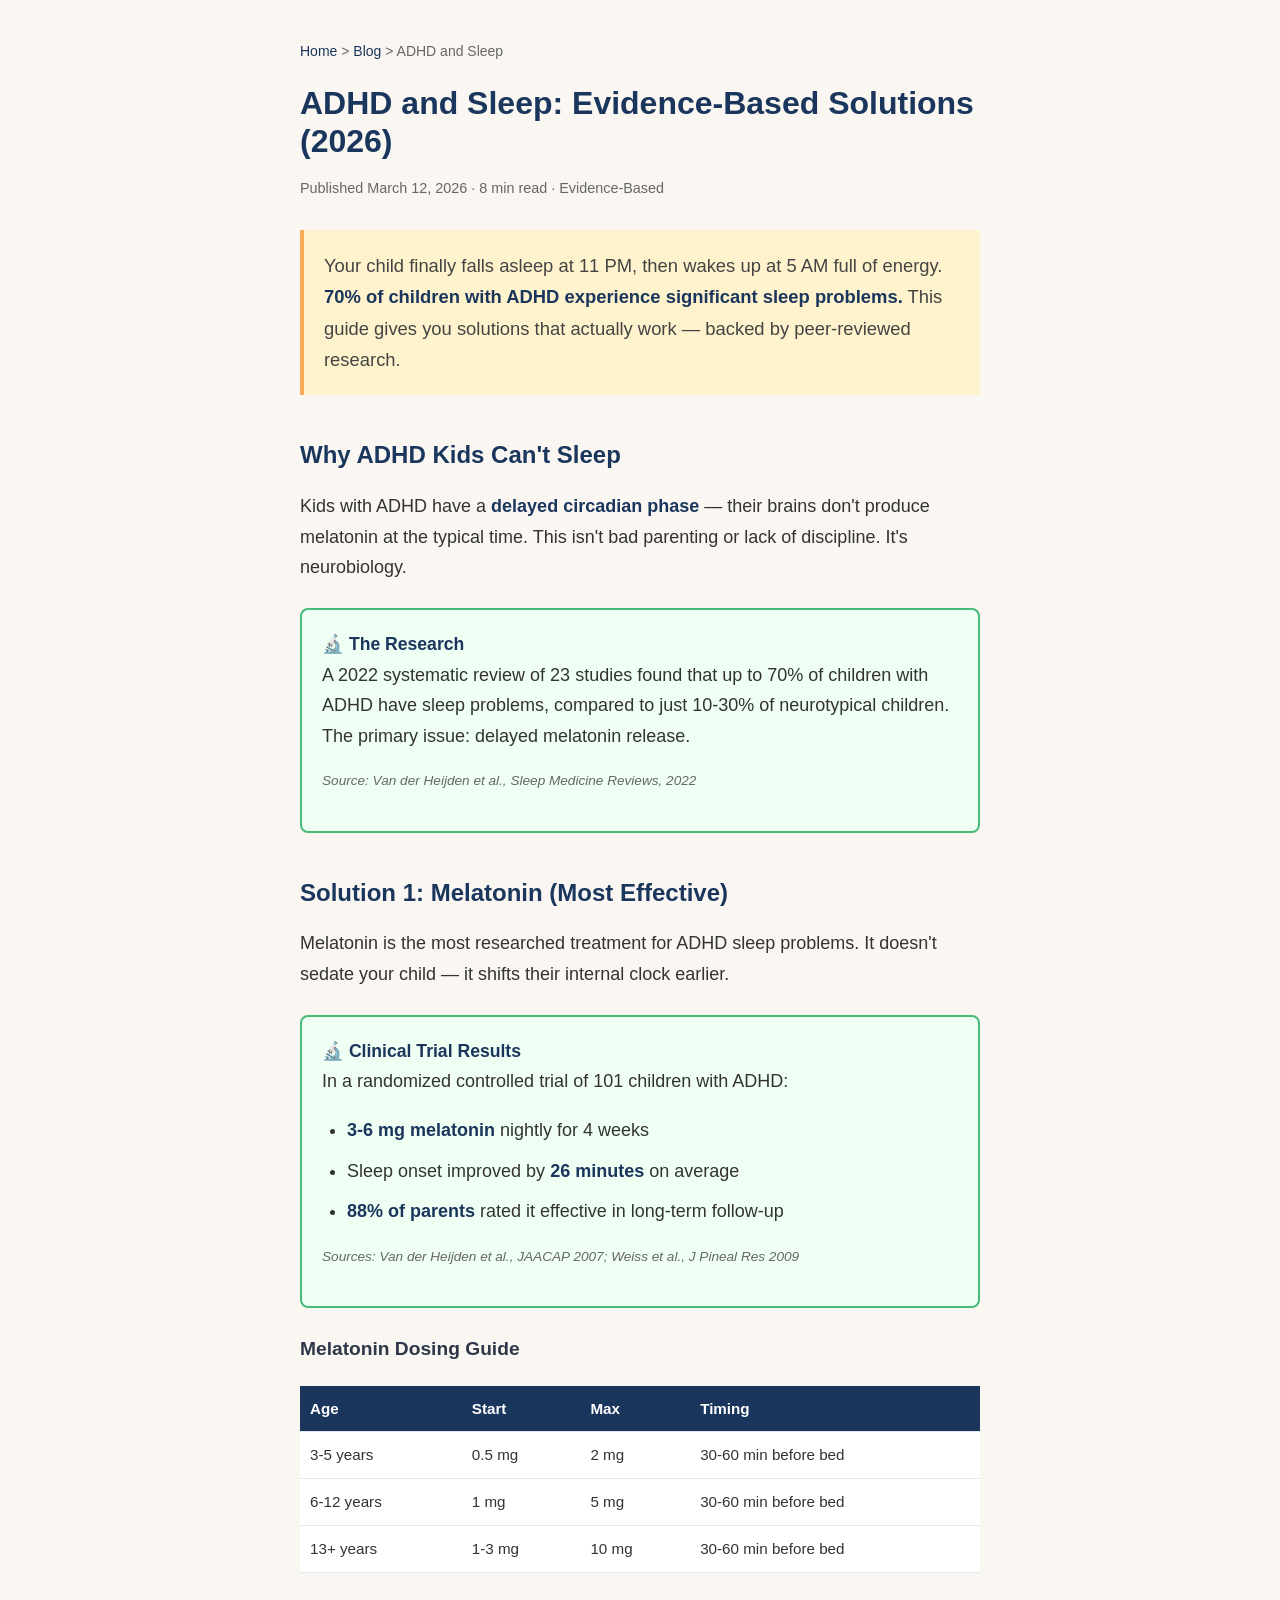
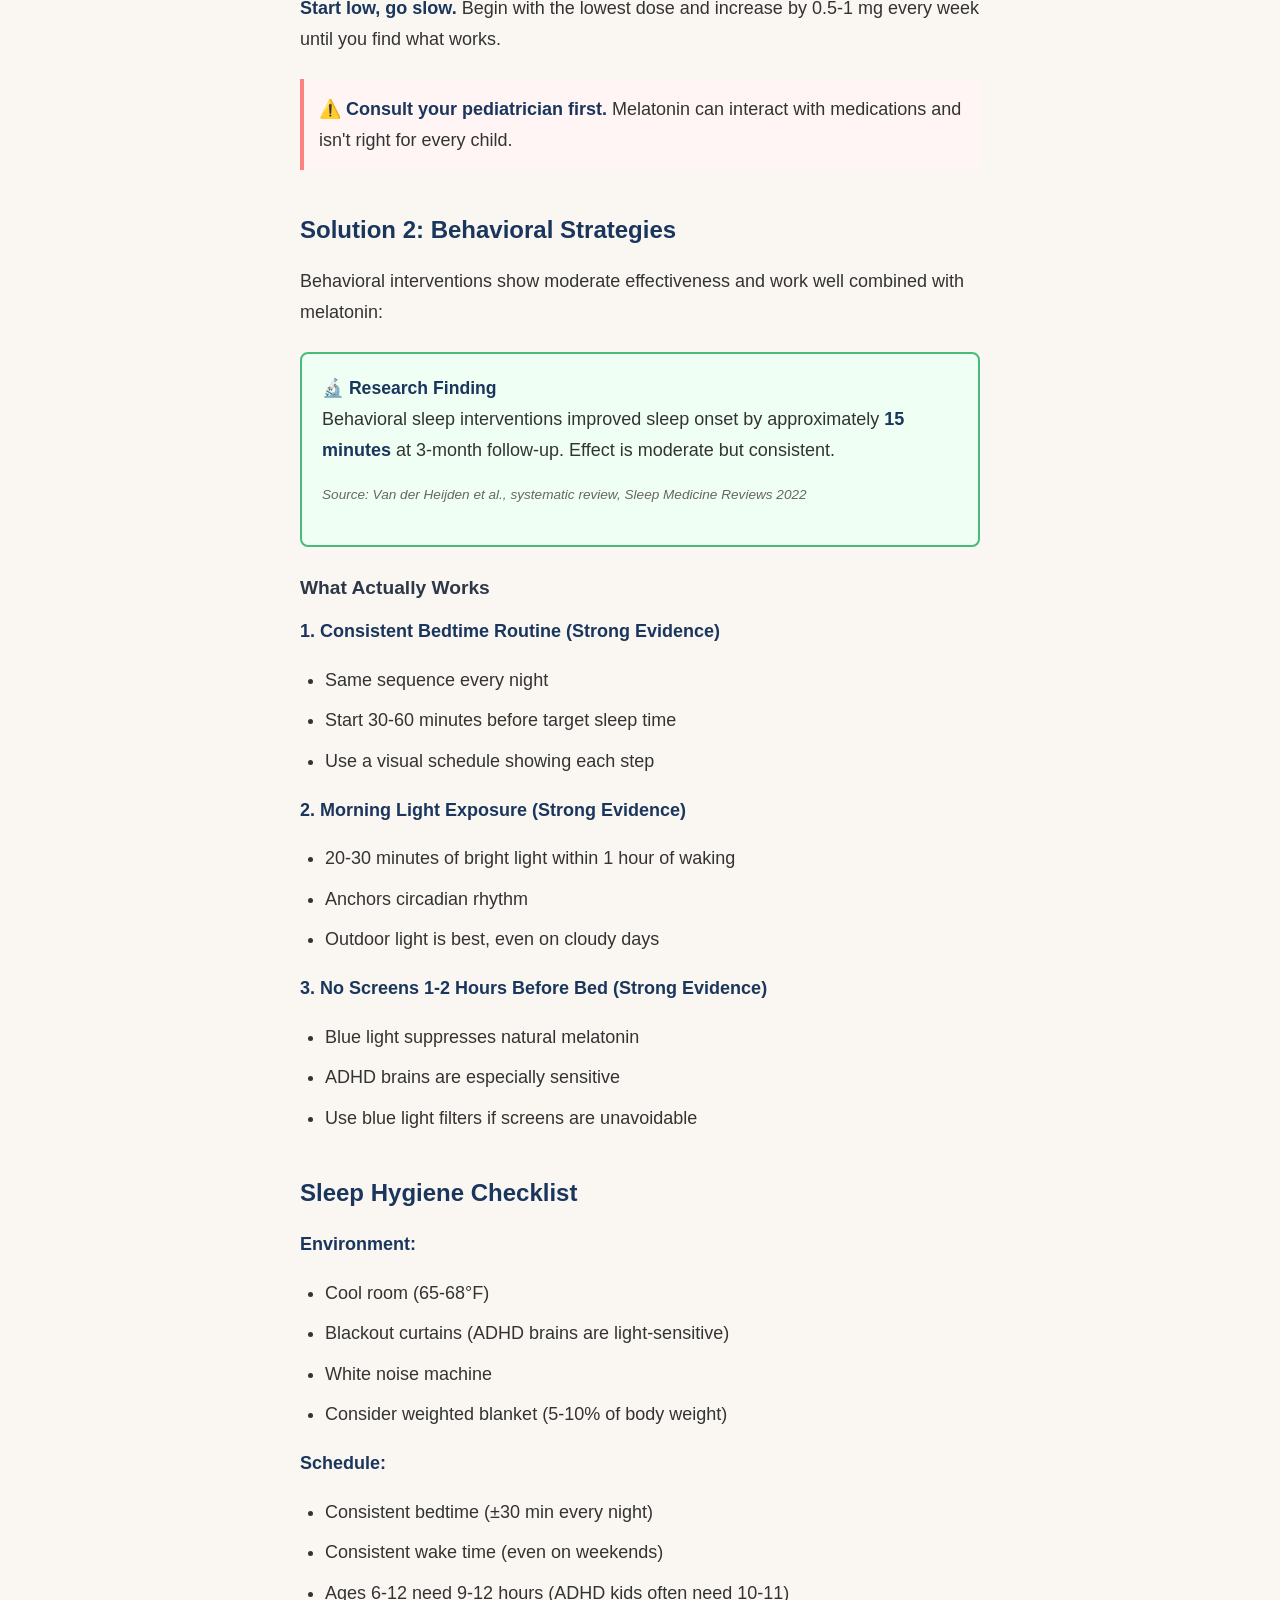
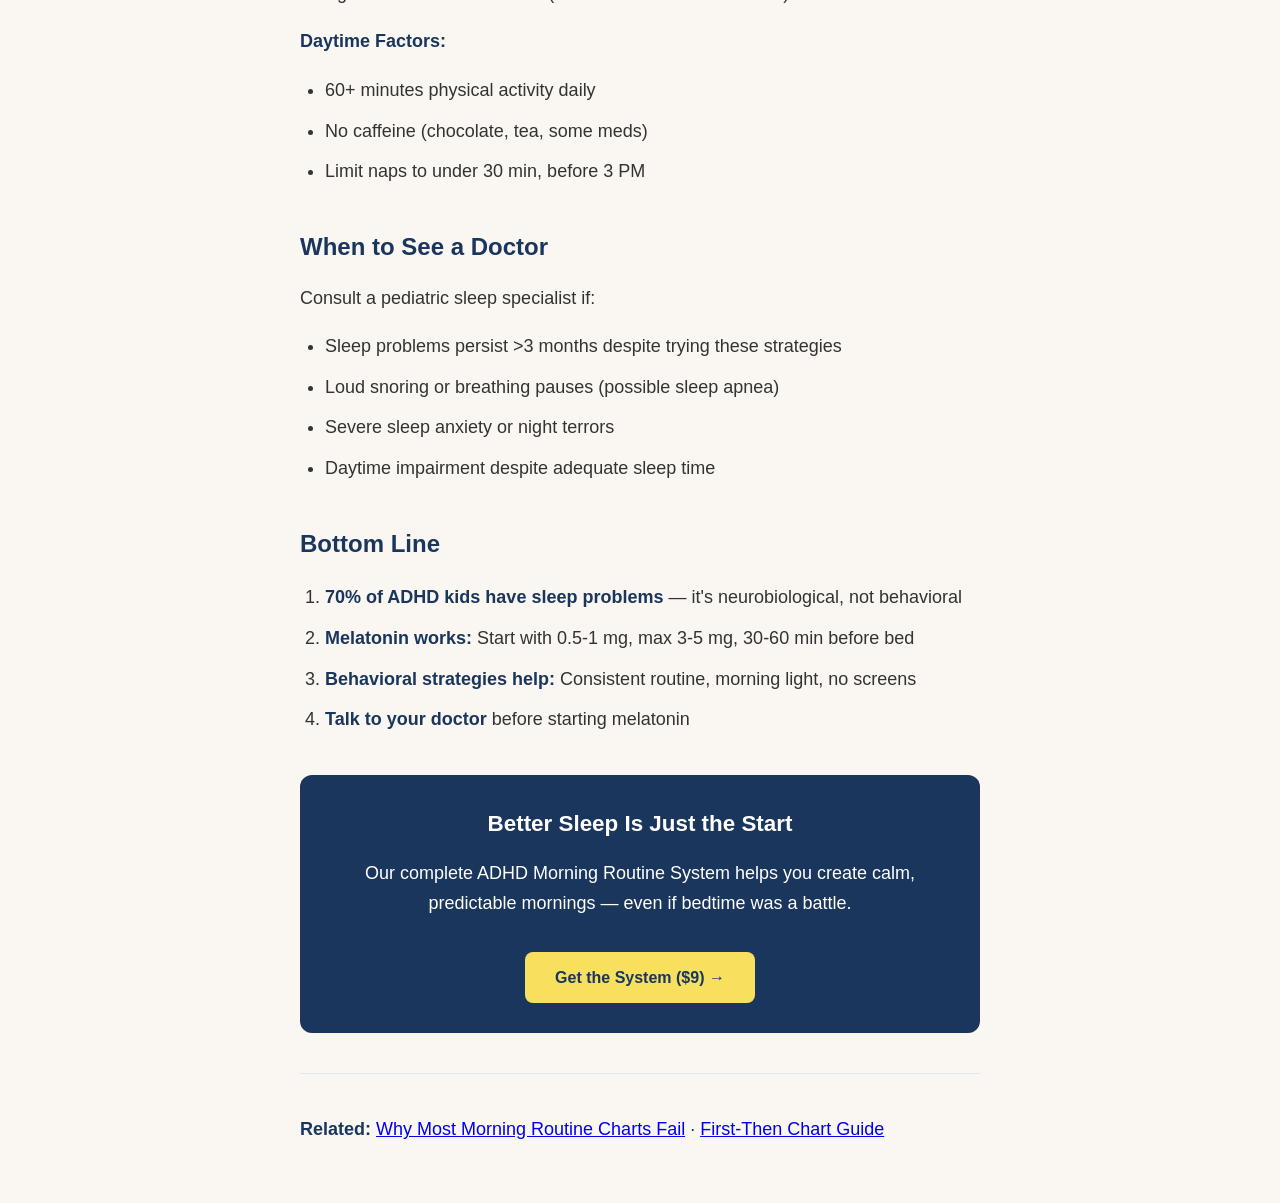
<file: blog/adhd-sleep-evidence.html>
<!DOCTYPE html>
<html lang="en">
<head>
    <meta charset="UTF-8">
    <meta name="viewport" content="width=device-width, initial-scale=1.0">
    <title>ADHD and Sleep: Evidence-Based Solutions (2026)</title>
    <meta name="description" content="70% of kids with ADHD have sleep problems. Learn evidence-based melatonin dosing and behavioral strategies from peer-reviewed research.">
    <meta name="keywords" content="ADHD sleep problems, melatonin ADHD, ADHD insomnia, sleep onset insomnia">
    
    <script type="application/ld+json">
    {"@context":"https://schema.org","@type":"BlogPosting","headline":"ADHD and Sleep: Evidence-Based Solutions","author":{"@type":"Organization","name":"Focused Family"},"datePublished":"2026-03-12"}
    </script>
    
    <style>
        *{margin:0;padding:0;box-sizing:border-box}
        body{font-family:-apple-system,BlinkMacSystemFont,'Segoe UI',Roboto,sans-serif;line-height:1.7;color:#333;background:#faf7f2;font-size:18px}
        .container{max-width:720px;margin:0 auto;padding:40px 20px}
        .breadcrumb{font-size:14px;color:#666;margin-bottom:20px}
        .breadcrumb a{color:#1a365d;text-decoration:none}
        h1{font-size:2rem;color:#1a365d;margin-bottom:15px;line-height:1.2}
        .meta{color:#666;font-size:0.9rem;margin-bottom:30px}
        .intro{font-size:1.15rem;line-height:1.7;margin-bottom:30px;color:#444;background:#fff3cd;padding:20px;border-left:4px solid #f6ad55}
        h2{font-size:1.5rem;color:#1a365d;margin:40px 0 15px}
        h3{font-size:1.2rem;color:#2d3748;margin:25px 0 12px}
        p{margin-bottom:18px}
        strong{color:#1a365d}
        .research-box{background:#f0fff4;border:2px solid #48bb78;padding:20px;border-radius:8px;margin:25px 0}
        .research-box h4{color:#1a365d;margin-top:0;font-size:1.1rem}
        .citation{font-size:0.85rem;color:#666;font-style:italic;margin-top:8px}
        ul,ol{margin:18px 0;padding-left:25px}
        li{margin-bottom:10px}
        .warning-box{background:#fff5f5;border-left:4px solid #fc8181;padding:15px;margin:25px 0}
        .cta-box{background:#1a365d;color:white;padding:30px;border-radius:12px;margin:40px 0;text-align:center}
        .cta-box h2{color:white;margin-top:0;font-size:1.4rem}
        .cta-button{display:inline-block;background:#f6e05e;color:#1a365d;padding:12px 30px;font-size:1rem;font-weight:600;text-decoration:none;border-radius:8px;margin-top:15px}
        table{width:100%;border-collapse:collapse;margin:20px 0;background:white;font-size:0.95rem}
        th,td{padding:10px;text-align:left;border-bottom:1px solid #e2e8f0}
        th{background:#1a365d;color:white}
        @media(max-width:600px){h1{font-size:1.6rem}h2{font-size:1.3rem}body{font-size:16px}}
    </style>
</head>
<body>
    <article class="container">
        <nav class="breadcrumb"><a href="/">Home</a> > <a href="/blog">Blog</a> > ADHD and Sleep</nav>

        <h1>ADHD and Sleep: Evidence-Based Solutions (2026)</h1>
        
        <div class="meta">Published March 12, 2026 · 8 min read · Evidence-Based</div>

        <p class="intro">
            Your child finally falls asleep at 11 PM, then wakes up at 5 AM full of energy. <strong>70% of children with ADHD experience significant sleep problems.</strong> This guide gives you solutions that actually work — backed by peer-reviewed research.
        </p>

        <h2>Why ADHD Kids Can't Sleep</h2>

        <p>Kids with ADHD have a <strong>delayed circadian phase</strong> — their brains don't produce melatonin at the typical time. This isn't bad parenting or lack of discipline. It's neurobiology.</p>

        <div class="research-box">
            <h4>🔬 The Research</h4>
            <p>A 2022 systematic review of 23 studies found that up to 70% of children with ADHD have sleep problems, compared to just 10-30% of neurotypical children. The primary issue: delayed melatonin release.</p>
            <p class="citation">Source: Van der Heijden et al., <em>Sleep Medicine Reviews</em>, 2022</p>
        </div>

        <h2>Solution 1: Melatonin (Most Effective)</h2>

        <p>Melatonin is the most researched treatment for ADHD sleep problems. It doesn't sedate your child — it shifts their internal clock earlier.</p>

        <div class="research-box">
            <h4>🔬 Clinical Trial Results</h4>
            <p>In a randomized controlled trial of 101 children with ADHD:</p>
            <ul>
                <li><strong>3-6 mg melatonin</strong> nightly for 4 weeks</li>
                <li>Sleep onset improved by <strong>26 minutes</strong> on average</li>
                <li><strong>88% of parents</strong> rated it effective in long-term follow-up</li>
            </ul>
            <p class="citation">Sources: Van der Heijden et al., <em>JAACAP</em> 2007; Weiss et al., <em>J Pineal Res</em> 2009</p>
        </div>

        <h3>Melatonin Dosing Guide</h3>

        <table>
            <tr><th>Age</th><th>Start</th><th>Max</th><th>Timing</th></tr>
            <tr><td>3-5 years</td><td>0.5 mg</td><td>2 mg</td><td>30-60 min before bed</td></tr>
            <tr><td>6-12 years</td><td>1 mg</td><td>5 mg</td><td>30-60 min before bed</td></tr>
            <tr><td>13+ years</td><td>1-3 mg</td><td>10 mg</td><td>30-60 min before bed</td></tr>
        </table>

        <p><strong>Start low, go slow.</strong> Begin with the lowest dose and increase by 0.5-1 mg every week until you find what works.</p>

        <div class="warning-box">
            <strong>⚠️ Consult your pediatrician first.</strong> Melatonin can interact with medications and isn't right for every child.
        </div>

        <h2>Solution 2: Behavioral Strategies</h2>

        <p>Behavioral interventions show moderate effectiveness and work well combined with melatonin:</p>

        <div class="research-box">
            <h4>🔬 Research Finding</h4>
            <p>Behavioral sleep interventions improved sleep onset by approximately <strong>15 minutes</strong> at 3-month follow-up. Effect is moderate but consistent.</p>
            <p class="citation">Source: Van der Heijden et al., systematic review, <em>Sleep Medicine Reviews</em> 2022</p>
        </div>

        <h3>What Actually Works</h3>

        <p><strong>1. Consistent Bedtime Routine (Strong Evidence)</strong></p>
        <ul>
            <li>Same sequence every night</li>
            <li>Start 30-60 minutes before target sleep time</li>
            <li>Use a visual schedule showing each step</li>
        </ul>

        <p><strong>2. Morning Light Exposure (Strong Evidence)</strong></p>
        <ul>
            <li>20-30 minutes of bright light within 1 hour of waking</li>
            <li>Anchors circadian rhythm</li>
            <li>Outdoor light is best, even on cloudy days</li>
        </ul>

        <p><strong>3. No Screens 1-2 Hours Before Bed (Strong Evidence)</strong></p>
        <ul>
            <li>Blue light suppresses natural melatonin</li>
            <li>ADHD brains are especially sensitive</li>
            <li>Use blue light filters if screens are unavoidable</li>
        </ul>

        <h2>Sleep Hygiene Checklist</h2>

        <p><strong>Environment:</strong></p>
        <ul>
            <li>Cool room (65-68°F)</li>
            <li>Blackout curtains (ADHD brains are light-sensitive)</li>
            <li>White noise machine</li>
            <li>Consider weighted blanket (5-10% of body weight)</li>
        </ul>

        <p><strong>Schedule:</strong></p>
        <ul>
            <li>Consistent bedtime (±30 min every night)</li>
            <li>Consistent wake time (even on weekends)</li>
            <li>Ages 6-12 need 9-12 hours (ADHD kids often need 10-11)</li>
        </ul>

        <p><strong>Daytime Factors:</strong></p>
        <ul>
            <li>60+ minutes physical activity daily</li>
            <li>No caffeine (chocolate, tea, some meds)</li>
            <li>Limit naps to under 30 min, before 3 PM</li>
        </ul>

        <h2>When to See a Doctor</h2>

        <p>Consult a pediatric sleep specialist if:</p>

        <ul>
            <li>Sleep problems persist >3 months despite trying these strategies</li>
            <li>Loud snoring or breathing pauses (possible sleep apnea)</li>
            <li>Severe sleep anxiety or night terrors</li>
            <li>Daytime impairment despite adequate sleep time</li>
        </ul>

        <h2>Bottom Line</h2>

        <ol>
            <li><strong>70% of ADHD kids have sleep problems</strong> — it's neurobiological, not behavioral</li>
            <li><strong>Melatonin works:</strong> Start with 0.5-1 mg, max 3-5 mg, 30-60 min before bed</li>
            <li><strong>Behavioral strategies help:</strong> Consistent routine, morning light, no screens</li>
            <li><strong>Talk to your doctor</strong> before starting melatonin</li>
        </ol>

        <div class="cta-box">
            <h2>Better Sleep Is Just the Start</h2>
            <p>Our complete ADHD Morning Routine System helps you create calm, predictable mornings — even if bedtime was a battle.</p>
            <a href="/buy" class="cta-button">Get the System ($9) →</a>
        </div>

        <hr style="margin:40px 0;border:none;border-top:1px solid #e2e8f0">

        <p><strong>Related:</strong> <a href="/blog/why-routine-charts-fail">Why Most Morning Routine Charts Fail</a> · <a href="/blog/first-then-chart">First-Then Chart Guide</a></p>

    </article>
</body>
</html>
</file>
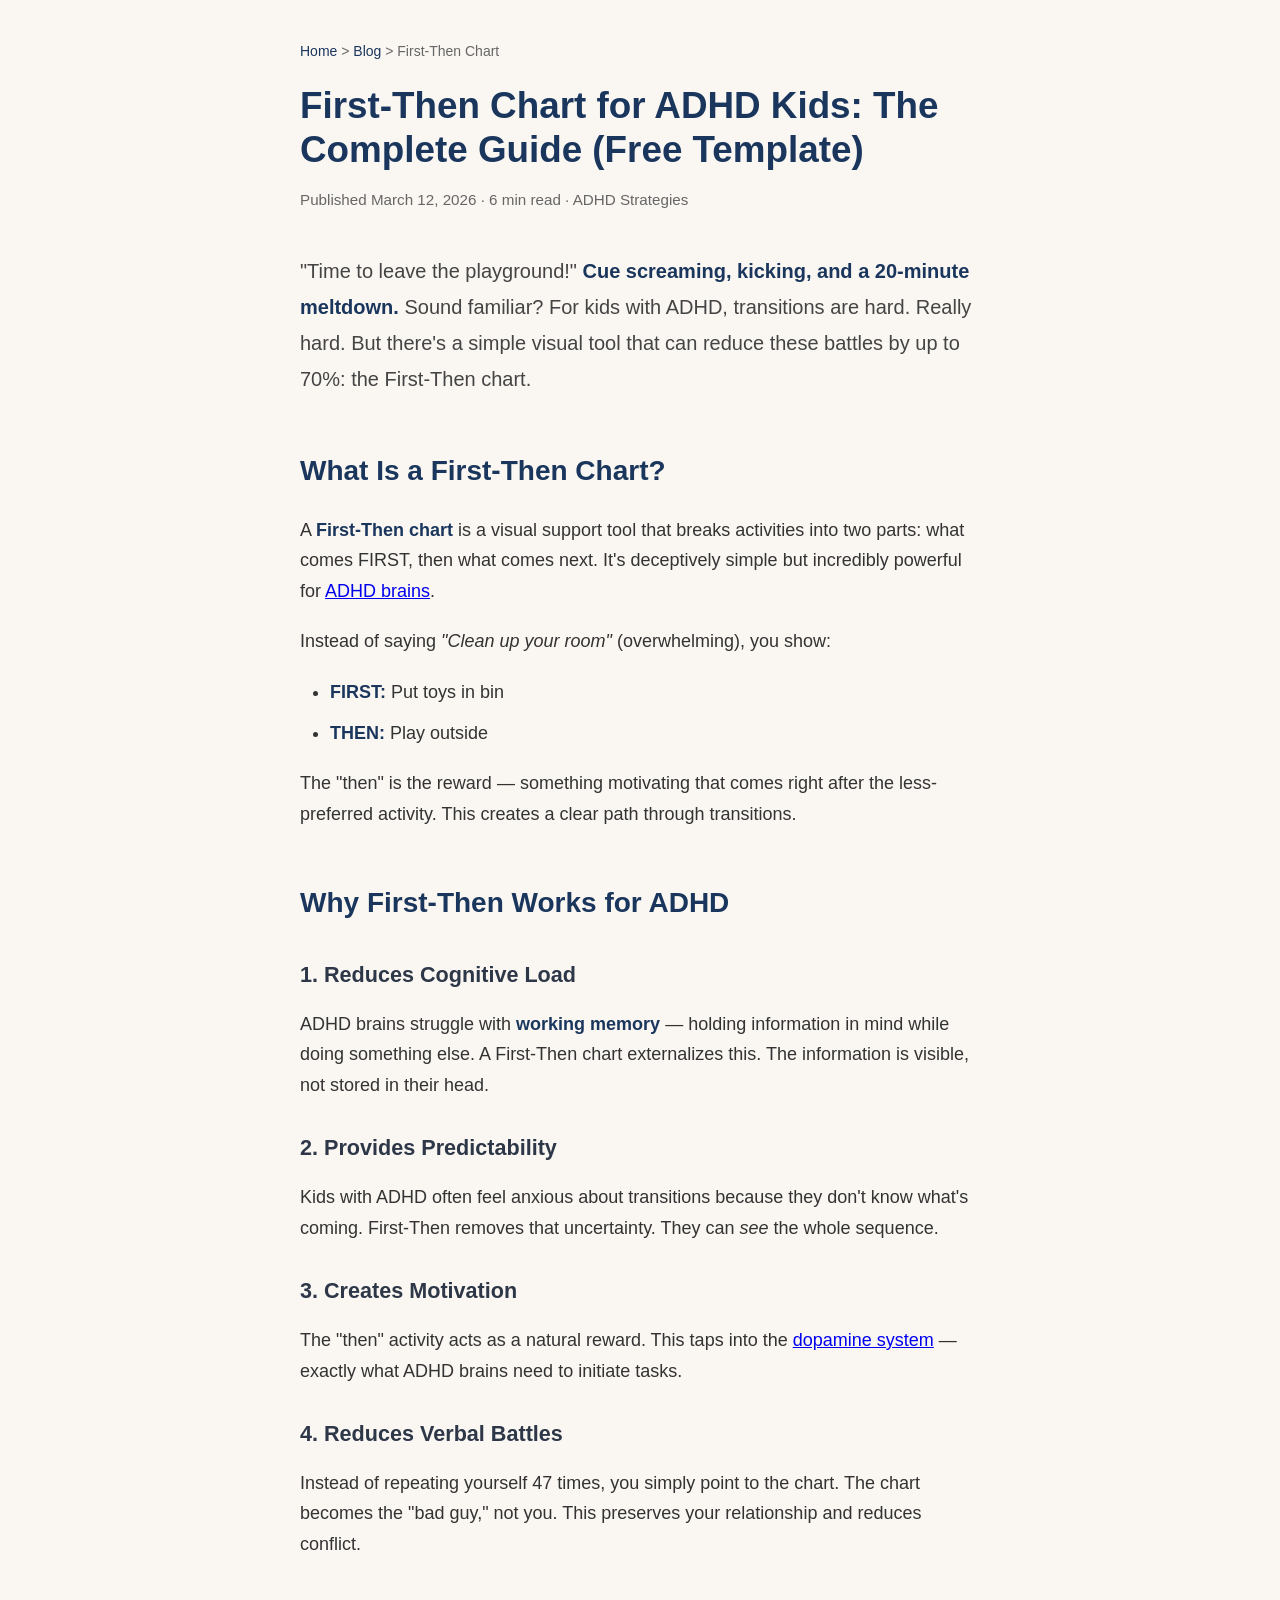
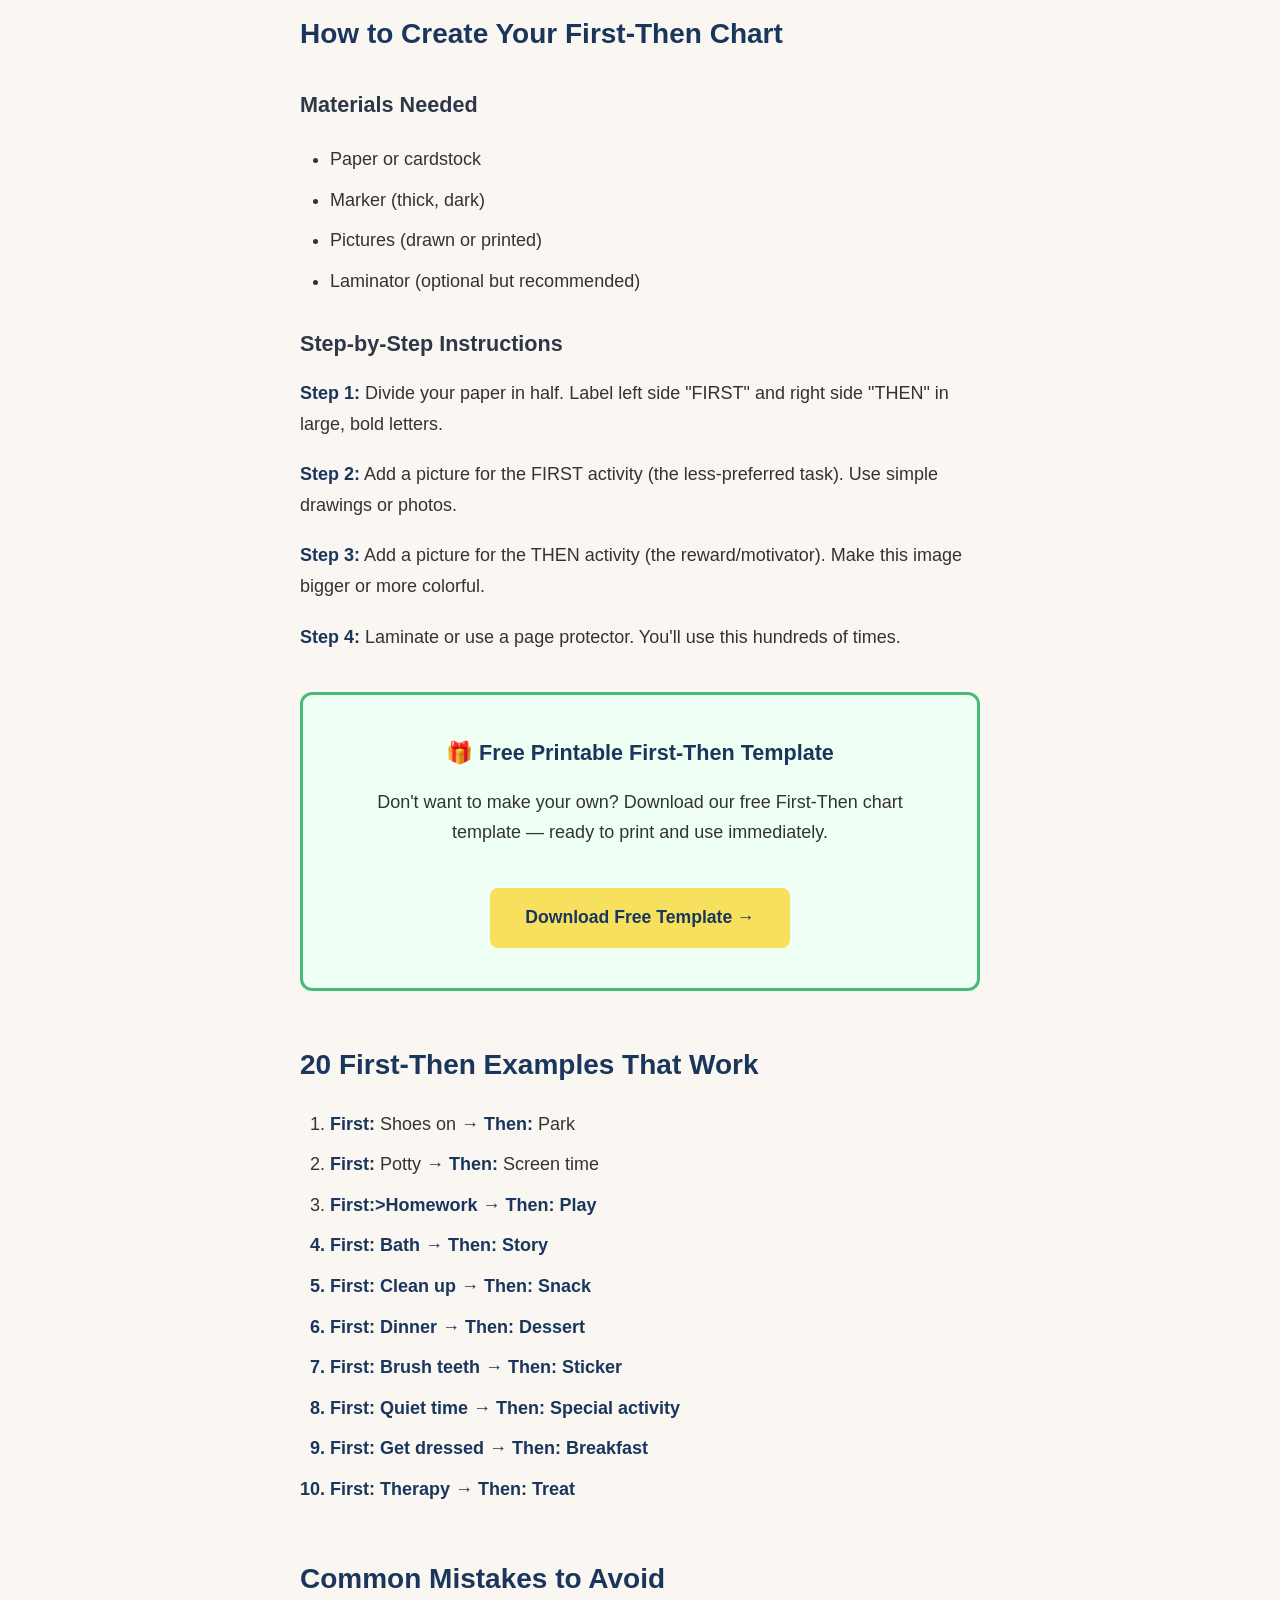
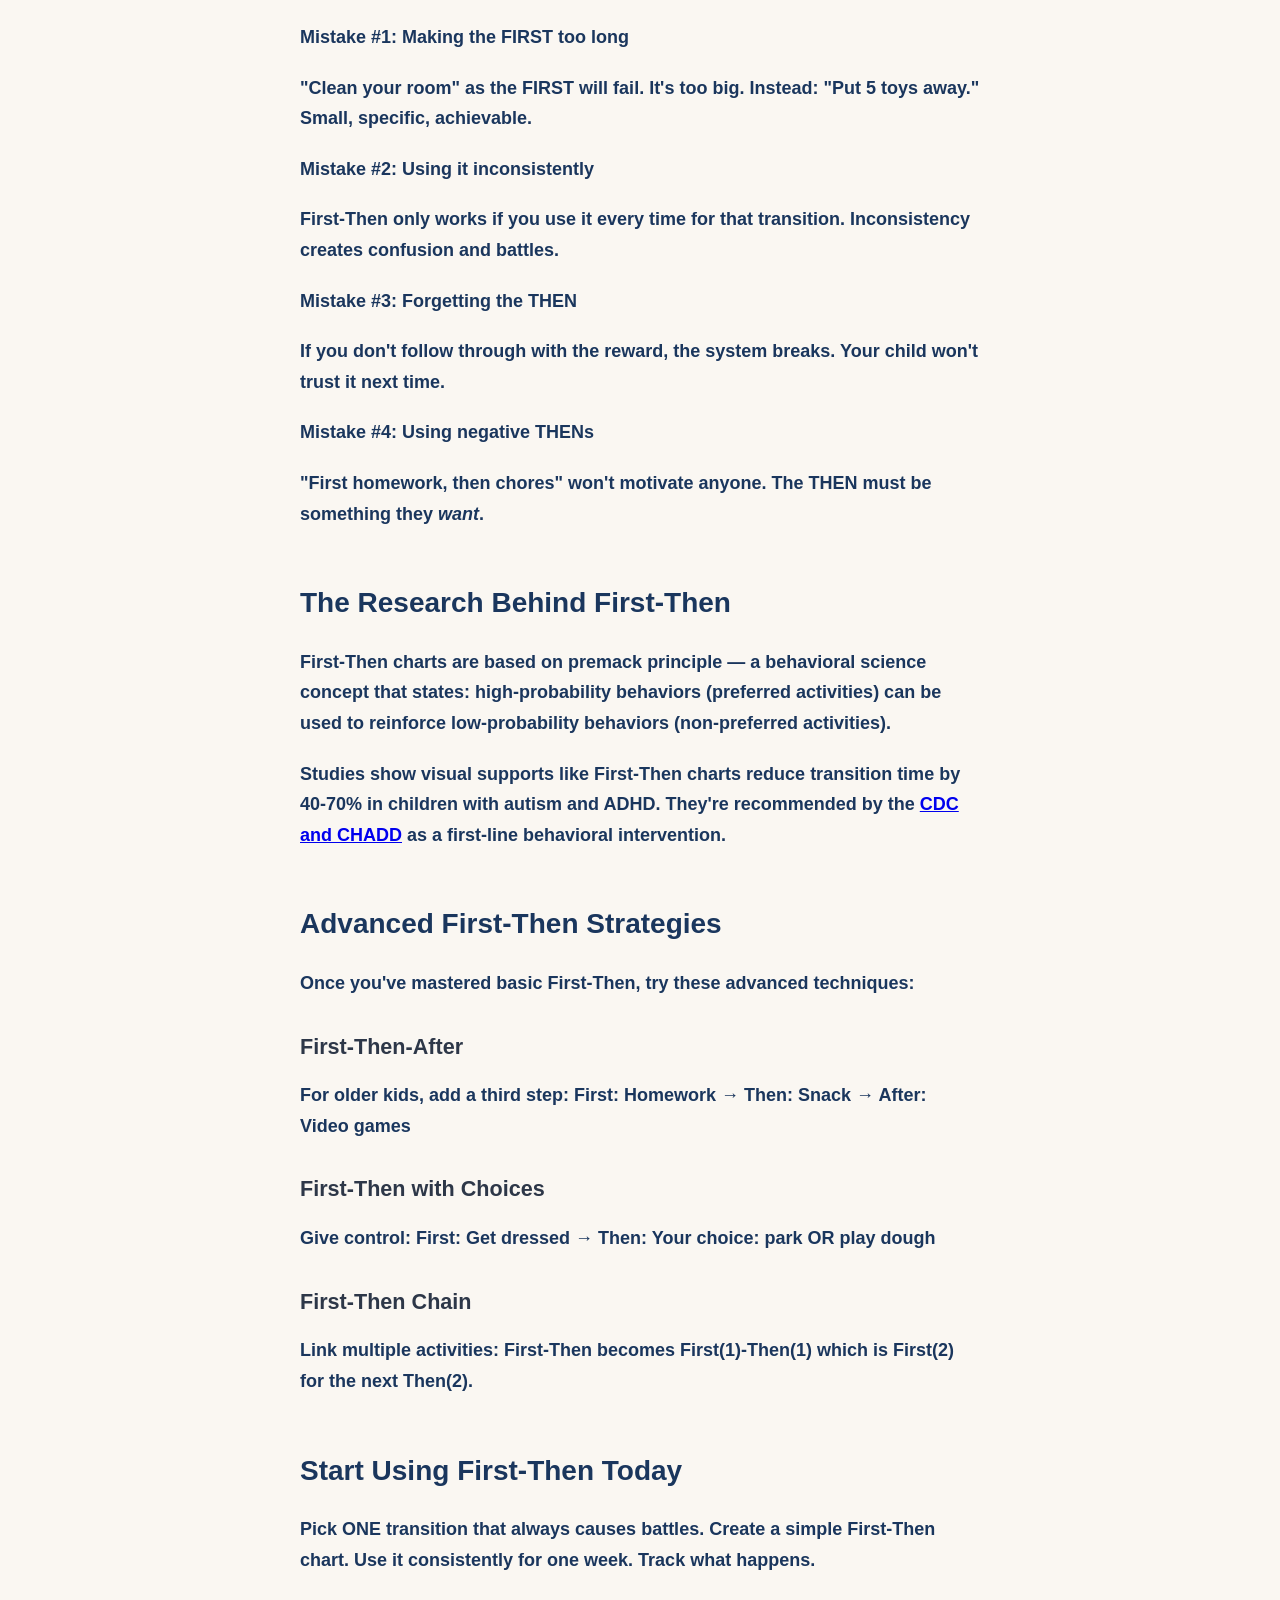
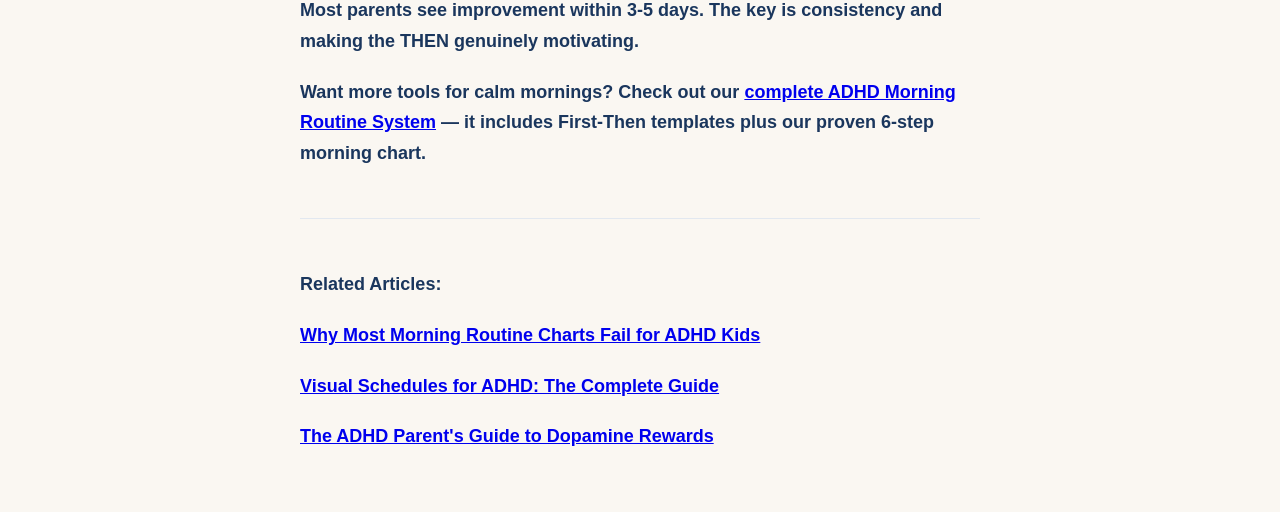
<file: blog/first-then-chart.html>
<!DOCTYPE html>
<html lang="en">
<head>
    <meta charset="UTF-8">
    <meta name="viewport" content="width=device-width, initial-scale=1.0">
    <title>First-Then Chart for ADHD Kids: The Complete Guide (Free Template)</title>
    <meta name="description" content="Learn how to use First-Then charts for ADHD kids. Free printable template included. Reduce transitions and meltdowns with this visual strategy.">
    <meta name="keywords" content="first then chart ADHD, first then board, visual schedule ADHD, ADHD transitions, ADHD meltdown prevention, first-then strategy">
    
    <meta property="og:title" content="First-Then Chart for ADHD Kids: The Complete Guide">
    <meta property="og:description" content="Free printable template. Reduce transitions and meltdowns with this visual strategy.">
    <meta property="og:type" content="article">
    <meta property="og:url" content="https://pickle-jar-9.tail149291.ts.net/blog/first-then-chart">
    
    <script type="application/ld+json">
    {
        "@context": "https://schema.org",
        "@type": "BlogPosting",
        "headline": "First-Then Chart for ADHD Kids: The Complete Guide",
        "description": "Learn how to use First-Then charts for ADHD kids with free printable template included.",
        "author": {"@type": "Organization", "name": "Focused Family"},
        "datePublished": "2026-03-12"
    }
    </script>
    
    <style>
        * { margin: 0; padding: 0; box-sizing: border-box; }
        body { font-family: -apple-system, BlinkMacSystemFont, 'Segoe UI', Roboto, sans-serif; line-height: 1.7; color: #333; background: #faf7f2; font-size: 18px; }
        .container { max-width: 720px; margin: 0 auto; padding: 40px 20px; }
        .breadcrumb { font-size: 14px; color: #666; margin-bottom: 20px; }
        .breadcrumb a { color: #1a365d; text-decoration: none; }
        h1 { font-size: 2.3rem; color: #1a365d; margin-bottom: 15px; line-height: 1.2; }
        .meta { color: #666; font-size: 0.95rem; margin-bottom: 40px; }
        .intro { font-size: 1.25rem; line-height: 1.8; margin-bottom: 40px; color: #444; }
        h2 { font-size: 1.75rem; color: #1a365d; margin: 50px 0 20px; }
        h3 { font-size: 1.35rem; color: #2d3748; margin: 30px 0 15px; }
        p { margin-bottom: 20px; }
        strong { color: #1a365d; }
        blockquote { border-left: 4px solid #f6e05e; padding-left: 20px; margin: 30px 0; font-style: italic; color: #555; }
        ul, ol { margin: 20px 0; padding-left: 30px; }
        li { margin-bottom: 10px; }
        .template-box { background: #f0fff4; border: 3px solid #48bb78; padding: 40px; border-radius: 12px; margin: 40px 0; text-align: center; }
        .template-box h3 { margin-top: 0; color: #1a365d; }
        .cta-button { display: inline-block; background: #f6e05e; color: #1a365d; padding: 15px 35px; font-size: 1.1rem; font-weight: 600; text-decoration: none; border-radius: 8px; margin-top: 20px; }
        @media (max-width: 600px) { h1 { font-size: 1.6rem; } h2 { font-size: 1.3rem; } body { font-size: 16px; } }
    </style>
</head>
<body>
    <article class="container">
        <nav class="breadcrumb"><a href="/">Home</a> > <a href="/blog">Blog</a> > First-Then Chart</nav>

        <h1>First-Then Chart for ADHD Kids: The Complete Guide (Free Template)</h1>
        
        <div class="meta">Published March 12, 2026 · 6 min read · ADHD Strategies</div>

        <p class="intro">
            "Time to leave the playground!" <strong>Cue screaming, kicking, and a 20-minute meltdown.</strong> Sound familiar? For kids with ADHD, transitions are hard. Really hard. But there's a simple visual tool that can reduce these battles by up to 70%: the First-Then chart.
        </p>

        <h2>What Is a First-Then Chart?</h2>
        
        <p>A <strong>First-Then chart</strong> is a visual support tool that breaks activities into two parts: what comes FIRST, then what comes next. It's deceptively simple but incredibly powerful for <a href="https://www.cdc.gov/adhd/index.html" target="_blank" rel="noopener">ADHD brains</a>.</p>

        <p>Instead of saying <em>"Clean up your room"</em> (overwhelming), you show:</p>

        <ul>
            <li><strong>FIRST:</strong> Put toys in bin</li>
            <li><strong>THEN:</strong> Play outside</li>
        </ul>

        <p>The "then" is the reward — something motivating that comes right after the less-preferred activity. This creates a clear path through transitions.</p>

        <h2>Why First-Then Works for ADHD</h2>

        <h3>1. Reduces Cognitive Load</h3>
        
        <p>ADHD brains struggle with <strong>working memory</strong> — holding information in mind while doing something else. A First-Then chart externalizes this. The information is visible, not stored in their head.</p>

        <h3>2. Provides Predictability</h3>
        
        <p>Kids with ADHD often feel anxious about transitions because they don't know what's coming. First-Then removes that uncertainty. They can <em>see</em> the whole sequence.</p>

        <h3>3. Creates Motivation</h3>
        
        <p>The "then" activity acts as a natural reward. This taps into the <a href="/blog/dopamine-rewards">dopamine system</a> — exactly what ADHD brains need to initiate tasks.</p>

        <h3>4. Reduces Verbal Battles</h3>
        
        <p>Instead of repeating yourself 47 times, you simply point to the chart. The chart becomes the "bad guy," not you. This preserves your relationship and reduces conflict.</p>

        <h2>How to Create Your First-Then Chart</h2>

        <h3>Materials Needed</h3>
        
        <ul>
            <li>Paper or cardstock</li>
            <li>Marker (thick, dark)</li>
            <li>Pictures (drawn or printed)</li>
            <li>Laminator (optional but recommended)</li>
        </ul>

        <h3>Step-by-Step Instructions</h3>

        <p><strong>Step 1:</strong> Divide your paper in half. Label left side "FIRST" and right side "THEN" in large, bold letters.</p>

        <p><strong>Step 2:</strong> Add a picture for the FIRST activity (the less-preferred task). Use simple drawings or photos.</p>

        <p><strong>Step 3:</strong> Add a picture for the THEN activity (the reward/motivator). Make this image bigger or more colorful.</p>

        <p><strong>Step 4:</strong> Laminate or use a page protector. You'll use this hundreds of times.</p>

        <div class="template-box">
            <h3>🎁 Free Printable First-Then Template</h3>
            <p>Don't want to make your own? Download our free First-Then chart template — ready to print and use immediately.</p>
            <a href="/free/first-then-template" class="cta-button">Download Free Template →</a>
        </div>

        <h2>20 First-Then Examples That Work</h2>

        <ol>
            <li><strong>First:</strong> Shoes on → <strong>Then:</strong> Park</li>
            <li><strong>First:</strong> Potty → <strong>Then:</strong> Screen time</li>
            <li><strong>First:>Homework → <strong>Then:</strong> Play</li>
            <li><strong>First:</strong> Bath → <strong>Then:</strong> Story</li>
            <li><strong>First:</strong> Clean up → <strong>Then:</strong> Snack</li>
            <li><strong>First:</strong> Dinner → <strong>Then:</strong> Dessert</li>
            <li><strong>First:</strong> Brush teeth → <strong>Then:</strong> Sticker</li>
            <li><strong>First:</strong> Quiet time → <strong>Then:</strong> Special activity</li>
            <li><strong>First:</strong> Get dressed → <strong>Then:</strong> Breakfast</li>
            <li><strong>First:</strong> Therapy → <strong>Then:</strong> Treat</li>
        </ol>

        <h2>Common Mistakes to Avoid</h2>

        <p><strong>Mistake #1: Making the FIRST too long</strong></p>
        <p>"Clean your room" as the FIRST will fail. It's too big. Instead: "Put 5 toys away." Small, specific, achievable.</p>

        <p><strong>Mistake #2: Using it inconsistently</strong></p>
        <p>First-Then only works if you use it every time for that transition. Inconsistency creates confusion and battles.</p>

        <p><strong>Mistake #3: Forgetting the THEN</strong></p>
        <p>If you don't follow through with the reward, the system breaks. Your child won't trust it next time.</p>

        <p><strong>Mistake #4: Using negative THENs</strong></p>
        <p>"First homework, then chores" won't motivate anyone. The THEN must be something they <em>want</em>.</p>

        <h2>The Research Behind First-Then</h2>

        <p>First-Then charts are based on <strong>premack principle</strong> — a behavioral science concept that states: high-probability behaviors (preferred activities) can be used to reinforce low-probability behaviors (non-preferred activities).</p>

        <p>Studies show visual supports like First-Then charts reduce transition time by 40-70% in children with autism and ADHD. They're recommended by the <a href="https://chadd.org" target="_blank" rel="noopener">CDC and CHADD</a> as a first-line behavioral intervention.</p>

        <h2>Advanced First-Then Strategies</h2>

        <p>Once you've mastered basic First-Then, try these advanced techniques:</p>

        <h3>First-Then-After</h3>
        <p>For older kids, add a third step: <strong>First:</strong> Homework → <strong>Then:</strong> Snack → <strong>After:</strong> Video games</p>

        <h3>First-Then with Choices</h3>
        
        <p>Give control: <strong>First:</strong> Get dressed → <strong>Then:</strong> Your choice: park OR play dough</p>

        <h3>First-Then Chain</h3>
        
        <p>Link multiple activities: First-Then becomes First(1)-Then(1) which is First(2) for the next Then(2).</p>

        <h2>Start Using First-Then Today</h2>

        <p>Pick ONE transition that always causes battles. Create a simple First-Then chart. Use it consistently for one week. Track what happens.</p>

        <p>Most parents see improvement within 3-5 days. The key is consistency and making the THEN genuinely motivating.</p>

        <p>Want more tools for calm mornings? Check out our <a href="/buy">complete ADHD Morning Routine System</a> — it includes First-Then templates plus our proven 6-step morning chart.</p>

        <hr style="margin: 50px 0; border: none; border-top: 1px solid #e2e8f0;">

        <p><strong>Related Articles:</strong></p>
        <p><a href="/blog/why-routine-charts-fail">Why Most Morning Routine Charts Fail for ADHD Kids</a></p>
        <p><a href="/blog/visual-schedule-adhd">Visual Schedules for ADHD: The Complete Guide</a></p>
        <p><a href="/blog/dopamine-rewards">The ADHD Parent's Guide to Dopamine Rewards</a></p>

    </article>
</body>
</html>
</file>
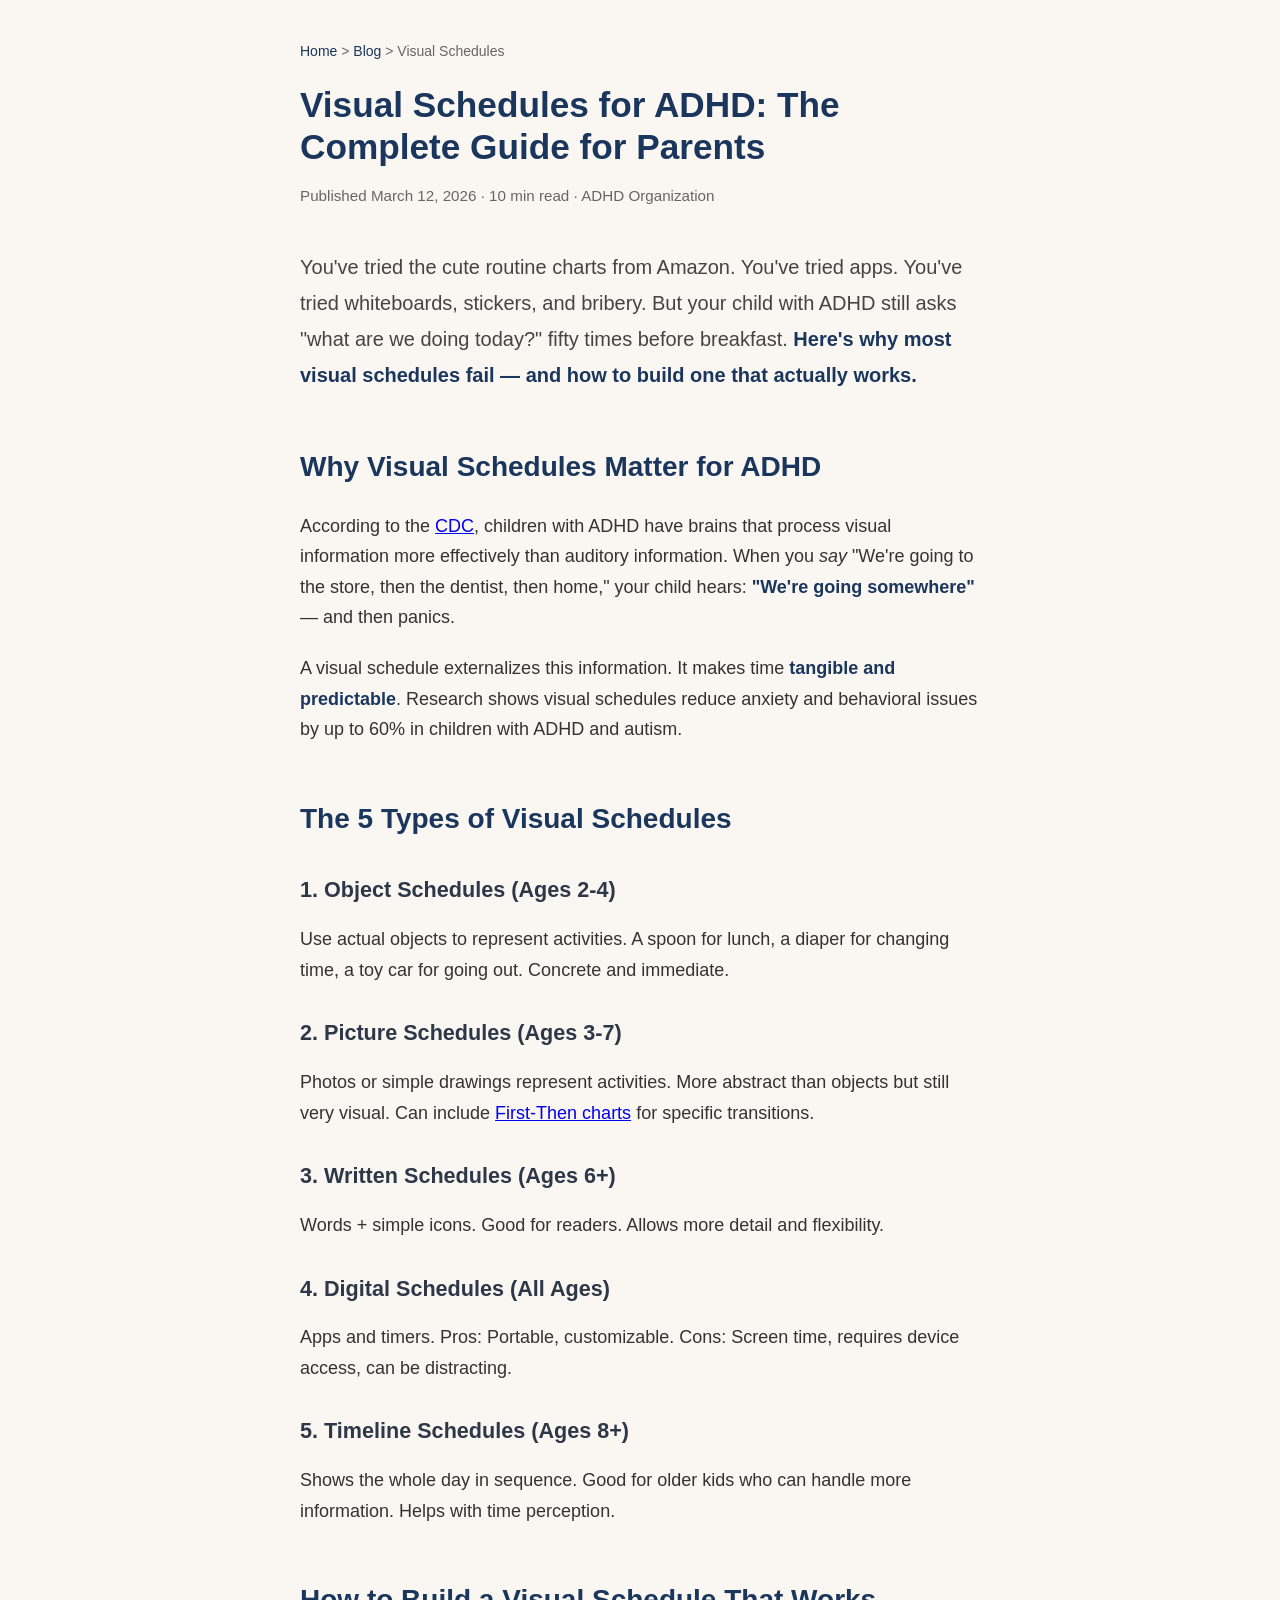
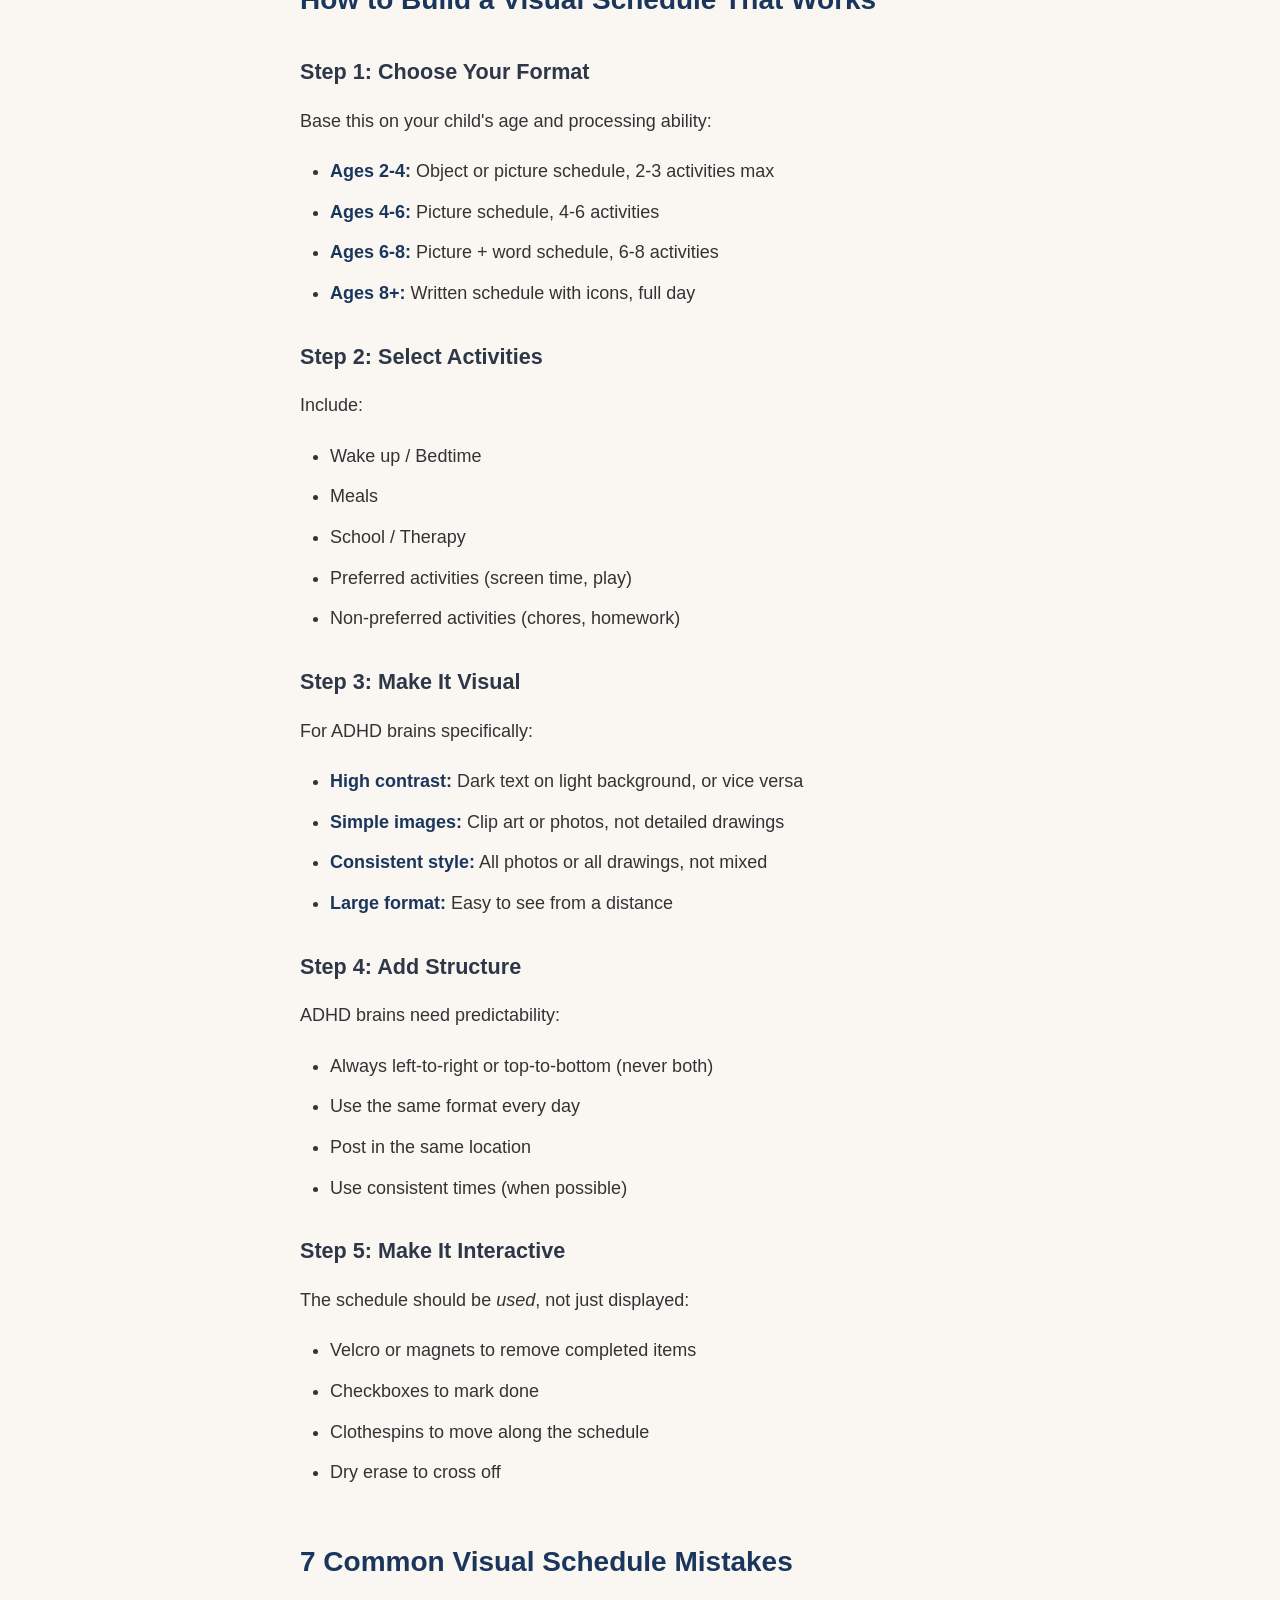
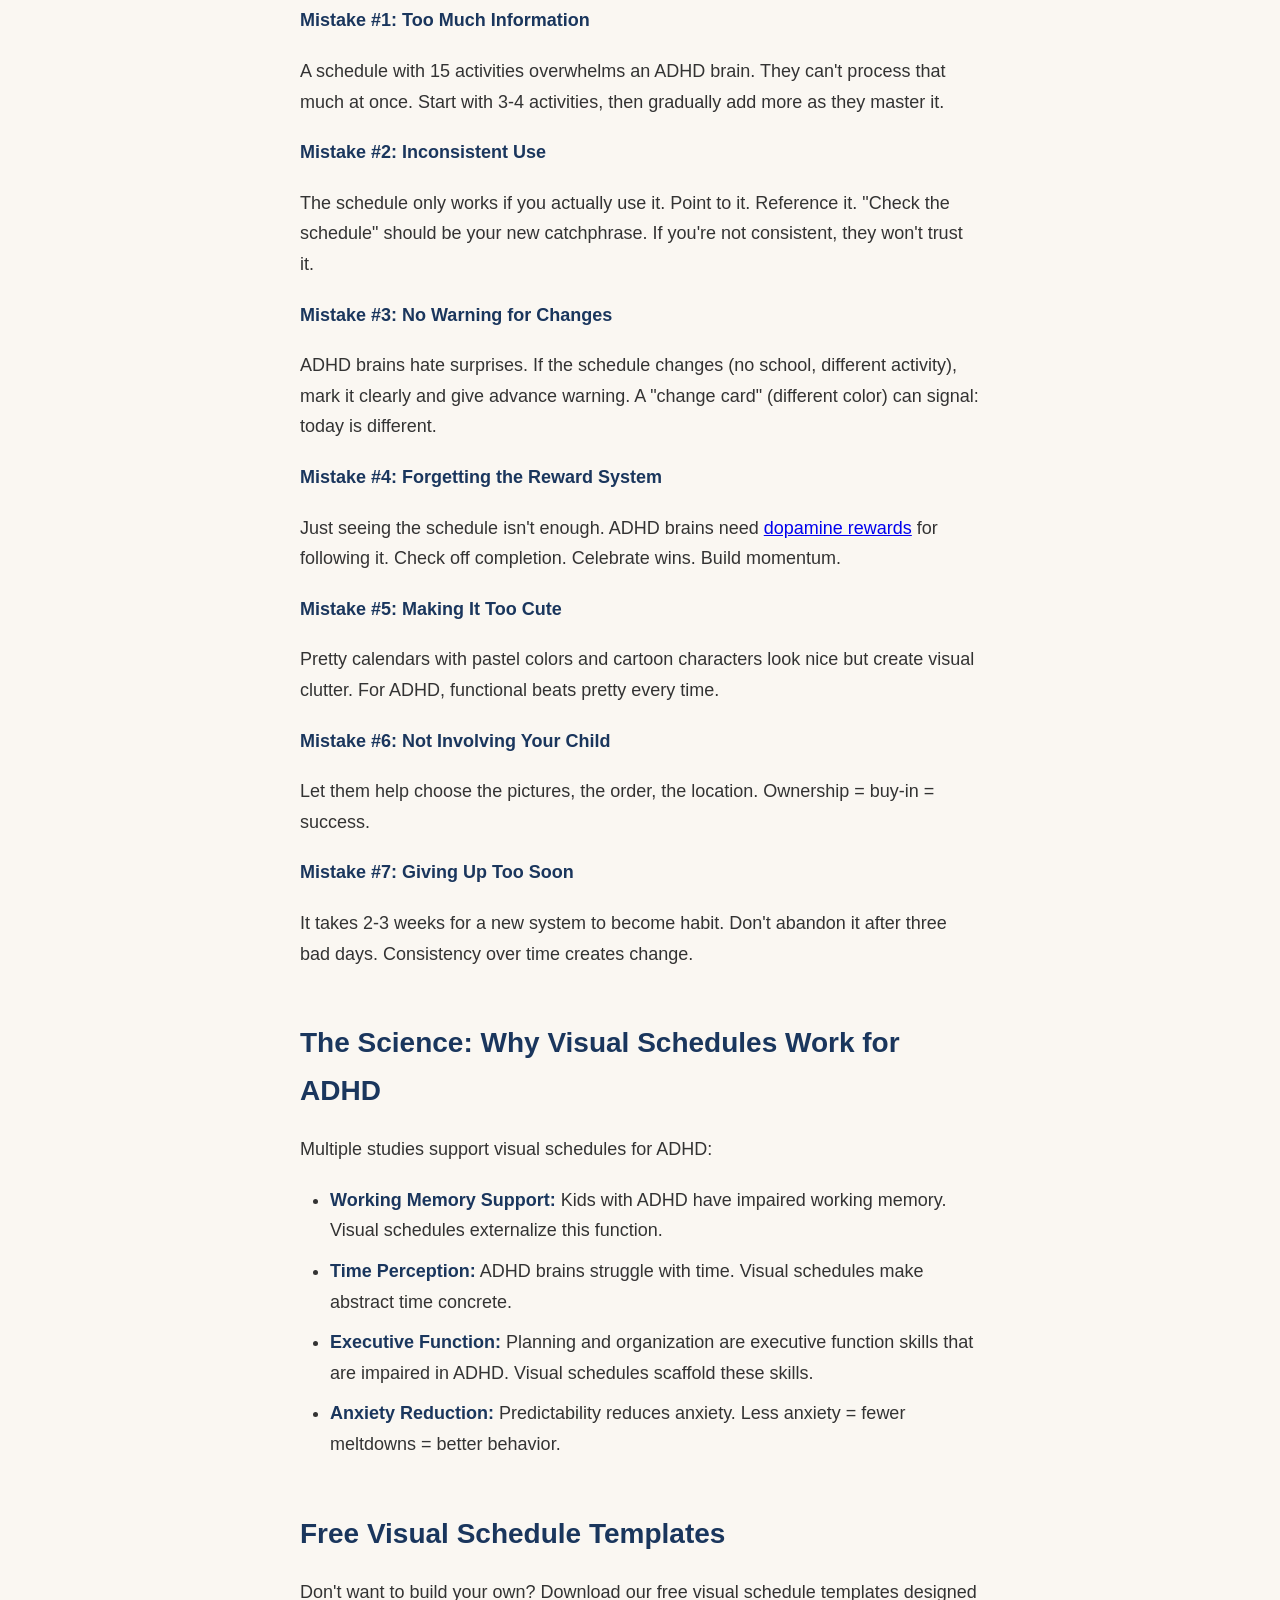
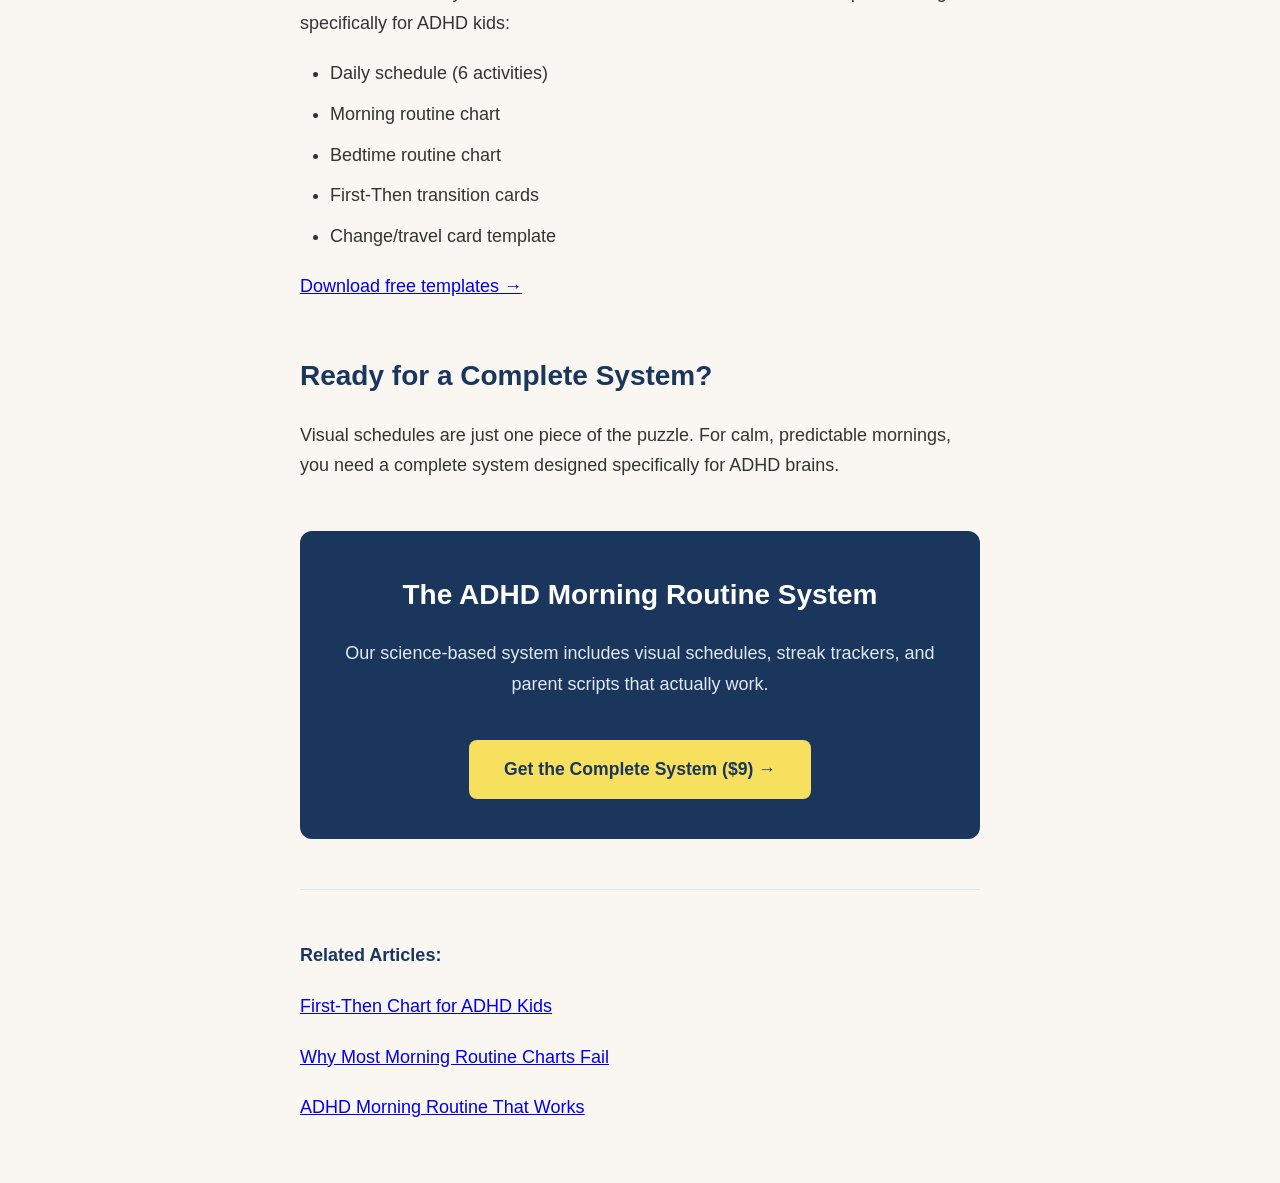
<file: blog/visual-schedule-adhd.html>
<!DOCTYPE html>
<html lang="en">
<head>
    <meta charset="UTF-8">
    <meta name="viewport" content="width=device-width, initial-scale=1.0">
    <title>Visual Schedules for ADHD: The Complete Guide for Parents</title>
    <meta name="description" content="Learn how to create visual schedules that actually work for ADHD kids. Free templates, step-by-step guide, and science-backed strategies included.">
    <meta name="keywords" content="visual schedule ADHD, ADHD visual schedule, visual timetable ADHD, picture schedule ADHD, ADHD routine chart">
    
    <meta property="og:title" content="Visual Schedules for ADHD: The Complete Guide">
    <meta property="og:description" content="Create visual schedules that actually work for ADHD kids. Free templates included.">
    <meta property="og:type" content="article">
    <meta property="og:url" content="https://pickle-jar-9.tail149291.ts.net/blog/visual-schedule-adhd">
    
    <script type="application/ld+json">{"@context":"https://schema.org","@type":"BlogPosting","headline":"Visual Schedules for ADHD: The Complete Guide","description":"Learn how to create visual schedules that actually work for ADHD kids.","author":{"@type":"Organization","name":"Focused Family"},"datePublished":"2026-03-12"}</script>
    
    <style>
        *{margin:0;padding:0;box-sizing:border-box}
        body{font-family:-apple-system,BlinkMacSystemFont,'Segoe UI',Roboto,sans-serif;line-height:1.7;color:#333;background:#faf7f2;font-size:18px}
        .container{max-width:720px;margin:0 auto;padding:40px 20px}
        .breadcrumb{font-size:14px;color:#666;margin-bottom:20px}
        .breadcrumb a{color:#1a365d;text-decoration:none}
        h1{font-size:2.2rem;color:#1a365d;margin-bottom:15px;line-height:1.2}
        .meta{color:#666;font-size:0.95rem;margin-bottom:40px}
        .intro{font-size:1.25rem;line-height:1.8;margin-bottom:40px;color:#444}
        h2{font-size:1.75rem;color:#1a365d;margin:50px 0 20px}
        h3{font-size:1.35rem;color:#2d3748;margin:30px 0 15px}
        p{margin-bottom:20px}
        strong{color:#1a365d}
        ul,ol{margin:20px 0;padding-left:30px}
        li{margin-bottom:10px}
        .cta-box{background:#1a365d;color:white;padding:40px;border-radius:12px;margin:50px 0;text-align:center}
        .cta-box h2{color:white;margin-top:0}
        .cta-box p{color:#e2e8f0}
        .cta-button{display:inline-block;background:#f6e05e;color:#1a365d;padding:15px 35px;font-size:1.1rem;font-weight:600;text-decoration:none;border-radius:8px;margin-top:20px}
        @media(max-width:600px){h1{font-size:1.6rem}h2{font-size:1.3rem}body{font-size:16px}}
    </style>
</head>
<body>
    <article class="container">
        <nav class="breadcrumb"><a href="/">Home</a> > <a href="/blog">Blog</a> > Visual Schedules</nav>

        <h1>Visual Schedules for ADHD: The Complete Guide for Parents</h1>
        
        <div class="meta">Published March 12, 2026 · 10 min read · ADHD Organization</div>

        <p class="intro">
            You've tried the cute routine charts from Amazon. You've tried apps. You've tried whiteboards, stickers, and bribery. But your child with ADHD still asks "what are we doing today?" fifty times before breakfast. <strong>Here's why most visual schedules fail — and how to build one that actually works.</strong>
        </p>

        <h2>Why Visual Schedules Matter for ADHD</h2>

        <p>According to the <a href="https://www.cdc.gov/adhd/index.html" target="_blank" rel="noopener">CDC</a>, children with ADHD have brains that process visual information more effectively than auditory information. When you <em>say</em> "We're going to the store, then the dentist, then home," your child hears: <strong>"We're going somewhere"</strong> — and then panics.</p>

        <p>A visual schedule externalizes this information. It makes time <strong>tangible and predictable</strong>. Research shows visual schedules reduce anxiety and behavioral issues by up to 60% in children with ADHD and autism.</p>

        <h2>The 5 Types of Visual Schedules</h2>

        <h3>1. Object Schedules (Ages 2-4)</h3>
        <p>Use actual objects to represent activities. A spoon for lunch, a diaper for changing time, a toy car for going out. Concrete and immediate.</p>

        <h3>2. Picture Schedules (Ages 3-7)</h3>
        <p>Photos or simple drawings represent activities. More abstract than objects but still very visual. Can include <a href="/blog/first-then-chart">First-Then charts</a> for specific transitions.</p>

        <h3>3. Written Schedules (Ages 6+)</h3>
        <p>Words + simple icons. Good for readers. Allows more detail and flexibility.</p>

        <h3>4. Digital Schedules (All Ages)</h3>
        <p>Apps and timers. Pros: Portable, customizable. Cons: Screen time, requires device access, can be distracting.</p>

        <h3>5. Timeline Schedules (Ages 8+)</h3>
        <p>Shows the whole day in sequence. Good for older kids who can handle more information. Helps with time perception.</p>

        <h2>How to Build a Visual Schedule That Works</h2>

        <h3>Step 1: Choose Your Format</h3>

        <p>Base this on your child's age and processing ability:</p>

        <ul>
            <li><strong>Ages 2-4:</strong> Object or picture schedule, 2-3 activities max</li>
            <li><strong>Ages 4-6:</strong> Picture schedule, 4-6 activities</li>
            <li><strong>Ages 6-8:</strong> Picture + word schedule, 6-8 activities</li>
            <li><strong>Ages 8+:</strong> Written schedule with icons, full day</li>
        </ul>

        <h3>Step 2: Select Activities</h3>

        <p>Include:</p>

        <ul>
            <li>Wake up / Bedtime</li>
            <li>Meals</li>
            <li>School / Therapy</li>
            <li>Preferred activities (screen time, play)</li>
            <li>Non-preferred activities (chores, homework)</li>
        </ul>

        <h3>Step 3: Make It Visual</h3>

        <p>For ADHD brains specifically:</p>

        <ul>
            <li><strong>High contrast:</strong> Dark text on light background, or vice versa</li>
            <li><strong>Simple images:</strong> Clip art or photos, not detailed drawings</li>
            <li><strong>Consistent style:</strong> All photos or all drawings, not mixed</li>
            <li><strong>Large format:</strong> Easy to see from a distance</li>
        </ul>

        <h3>Step 4: Add Structure</h3>

        <p>ADHD brains need predictability:</p>

        <ul>
            <li>Always left-to-right or top-to-bottom (never both)</li>
            <li>Use the same format every day</li>
            <li>Post in the same location</li>
            <li>Use consistent times (when possible)</li>
        </ul>

        <h3>Step 5: Make It Interactive</h3>

        <p>The schedule should be <em>used</em>, not just displayed:</p>

        <ul>
            <li>Velcro or magnets to remove completed items</li>
            <li>Checkboxes to mark done</li>
            <li>Clothespins to move along the schedule</li>
            <li>Dry erase to cross off</li>
        </ul>

        <h2>7 Common Visual Schedule Mistakes</h2>

        <p><strong>Mistake #1: Too Much Information</strong></p>
        <p>A schedule with 15 activities overwhelms an ADHD brain. They can't process that much at once. Start with 3-4 activities, then gradually add more as they master it.</p>

        <p><strong>Mistake #2: Inconsistent Use</strong></p>
        <p>The schedule only works if you actually use it. Point to it. Reference it. "Check the schedule" should be your new catchphrase. If you're not consistent, they won't trust it.</p>

        <p><strong>Mistake #3: No Warning for Changes</strong></p>
        <p>ADHD brains hate surprises. If the schedule changes (no school, different activity), mark it clearly and give advance warning. A "change card" (different color) can signal: today is different.</p>

        <p><strong>Mistake #4: Forgetting the Reward System</strong></p>
        <p>Just seeing the schedule isn't enough. ADHD brains need <a href="/blog/dopamine-rewards">dopamine rewards</a> for following it. Check off completion. Celebrate wins. Build momentum.</p>

        <p><strong>Mistake #5: Making It Too Cute</strong></p>
        <p>Pretty calendars with pastel colors and cartoon characters look nice but create visual clutter. For ADHD, functional beats pretty every time.</p>

        <p><strong>Mistake #6: Not Involving Your Child</strong></p>
        <p>Let them help choose the pictures, the order, the location. Ownership = buy-in = success.</p>

        <p><strong>Mistake #7: Giving Up Too Soon</strong></p>
        <p>It takes 2-3 weeks for a new system to become habit. Don't abandon it after three bad days. Consistency over time creates change.</p>

        <h2>The Science: Why Visual Schedules Work for ADHD</h2>

        <p>Multiple studies support visual schedules for ADHD:</p>

        <ul>
            <li><strong>Working Memory Support:</strong> Kids with ADHD have impaired working memory. Visual schedules externalize this function.</li>
            <li><strong>Time Perception:</strong> ADHD brains struggle with time. Visual schedules make abstract time concrete.</li>
            <li><strong>Executive Function:</strong> Planning and organization are executive function skills that are impaired in ADHD. Visual schedules scaffold these skills.</li>
            <li><strong>Anxiety Reduction:</strong> Predictability reduces anxiety. Less anxiety = fewer meltdowns = better behavior.</li>
        </ul>

        <h2>Free Visual Schedule Templates</h2>

        <p>Don't want to build your own? Download our free visual schedule templates designed specifically for ADHD kids:</p>

        <ul>
            <li>Daily schedule (6 activities)</li>
            <li>Morning routine chart</li>
            <li>Bedtime routine chart</li>
            <li>First-Then transition cards</li>
            <li>Change/travel card template</li>
        </ul>

        <p><a href="/free/visual-schedule-templates">Download free templates →</a></p>

        <h2>Ready for a Complete System?</h2>

        <p>Visual schedules are just one piece of the puzzle. For calm, predictable mornings, you need a complete system designed specifically for ADHD brains.</p>

        <div class="cta-box">
            <h2>The ADHD Morning Routine System</h2>
            <p>Our science-based system includes visual schedules, streak trackers, and parent scripts that actually work.</p>
            <a href="/buy" class="cta-button">Get the Complete System ($9) →</a>
        </div>

        <hr style="margin:50px 0;border:none;border-top:1px solid #e2e8f0">

        <p><strong>Related Articles:</strong></p>
        <p><a href="/blog/first-then-chart">First-Then Chart for ADHD Kids</a></p>
        <p><a href="/blog/why-routine-charts-fail">Why Most Morning Routine Charts Fail</a></p>
        <p><a href="/blog/morning-routine-adhd">ADHD Morning Routine That Works</a></p>

    </article>
</body>
</html>
</file>
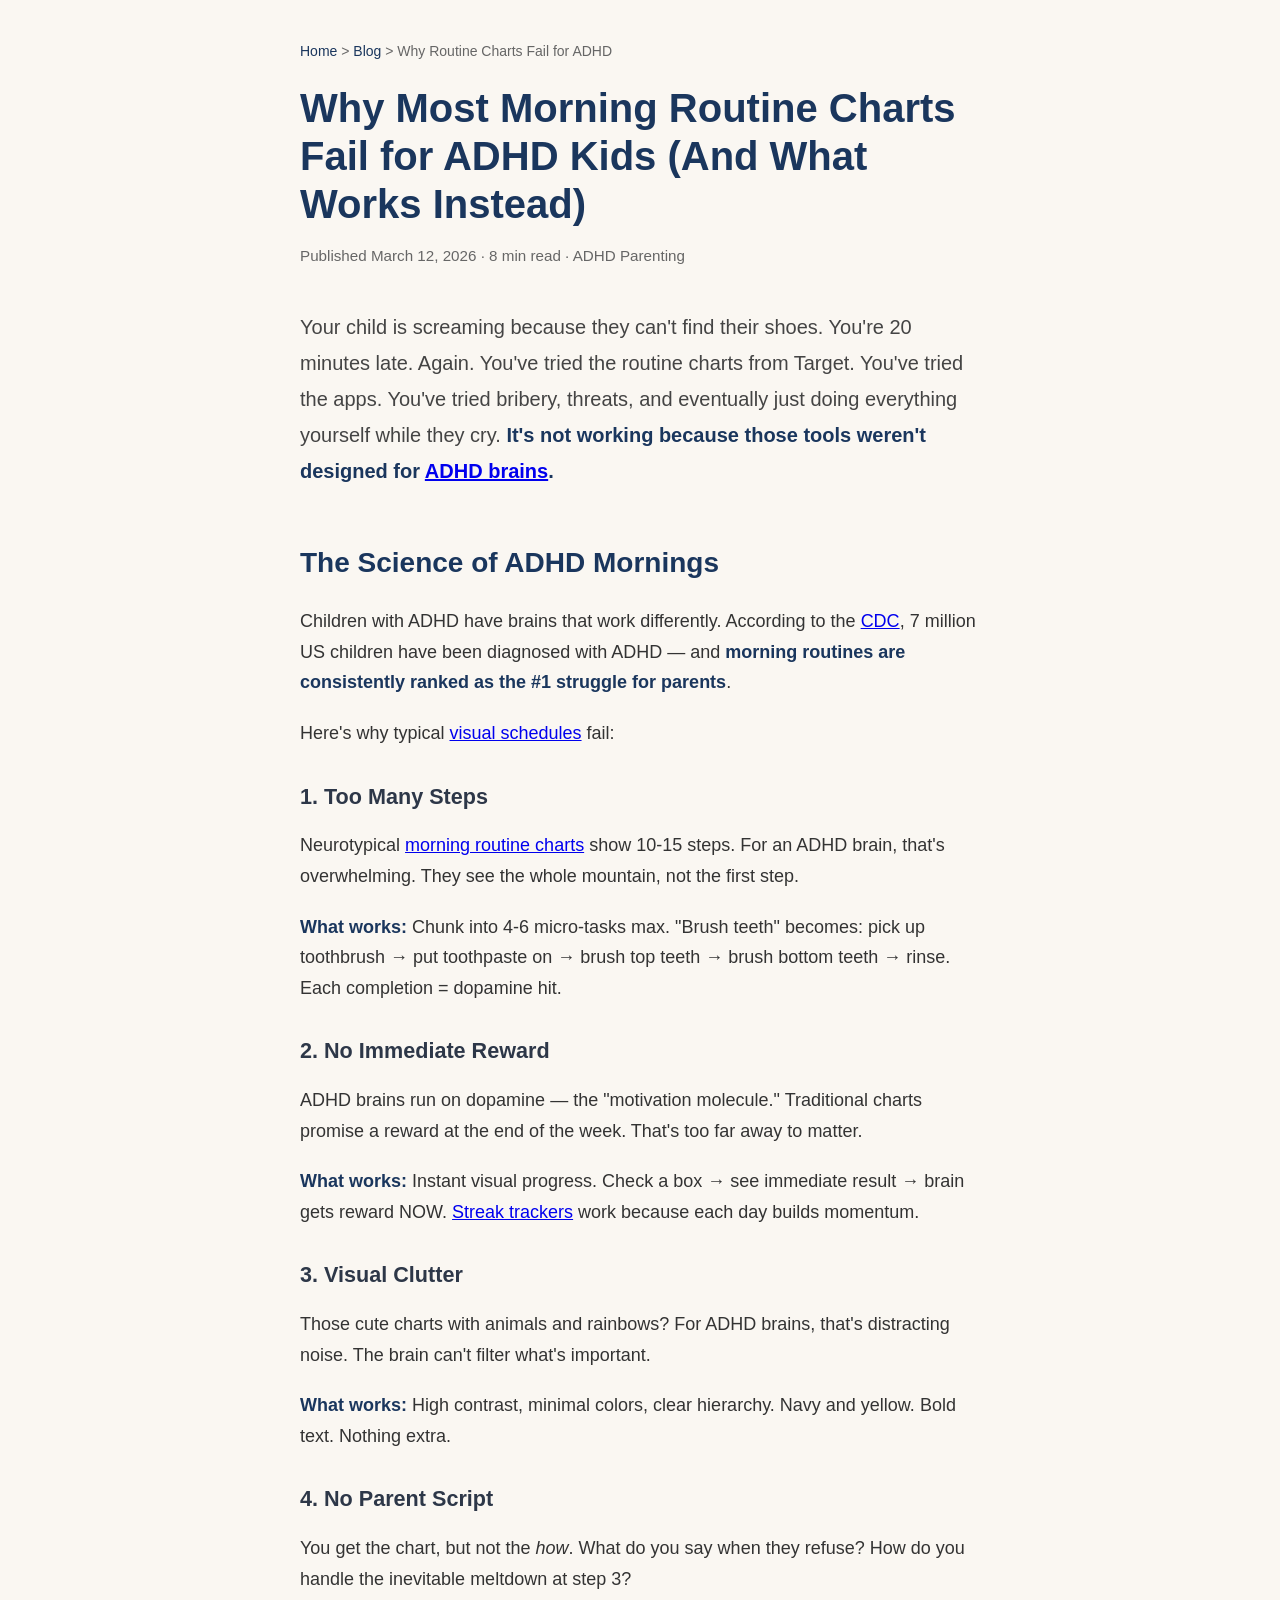
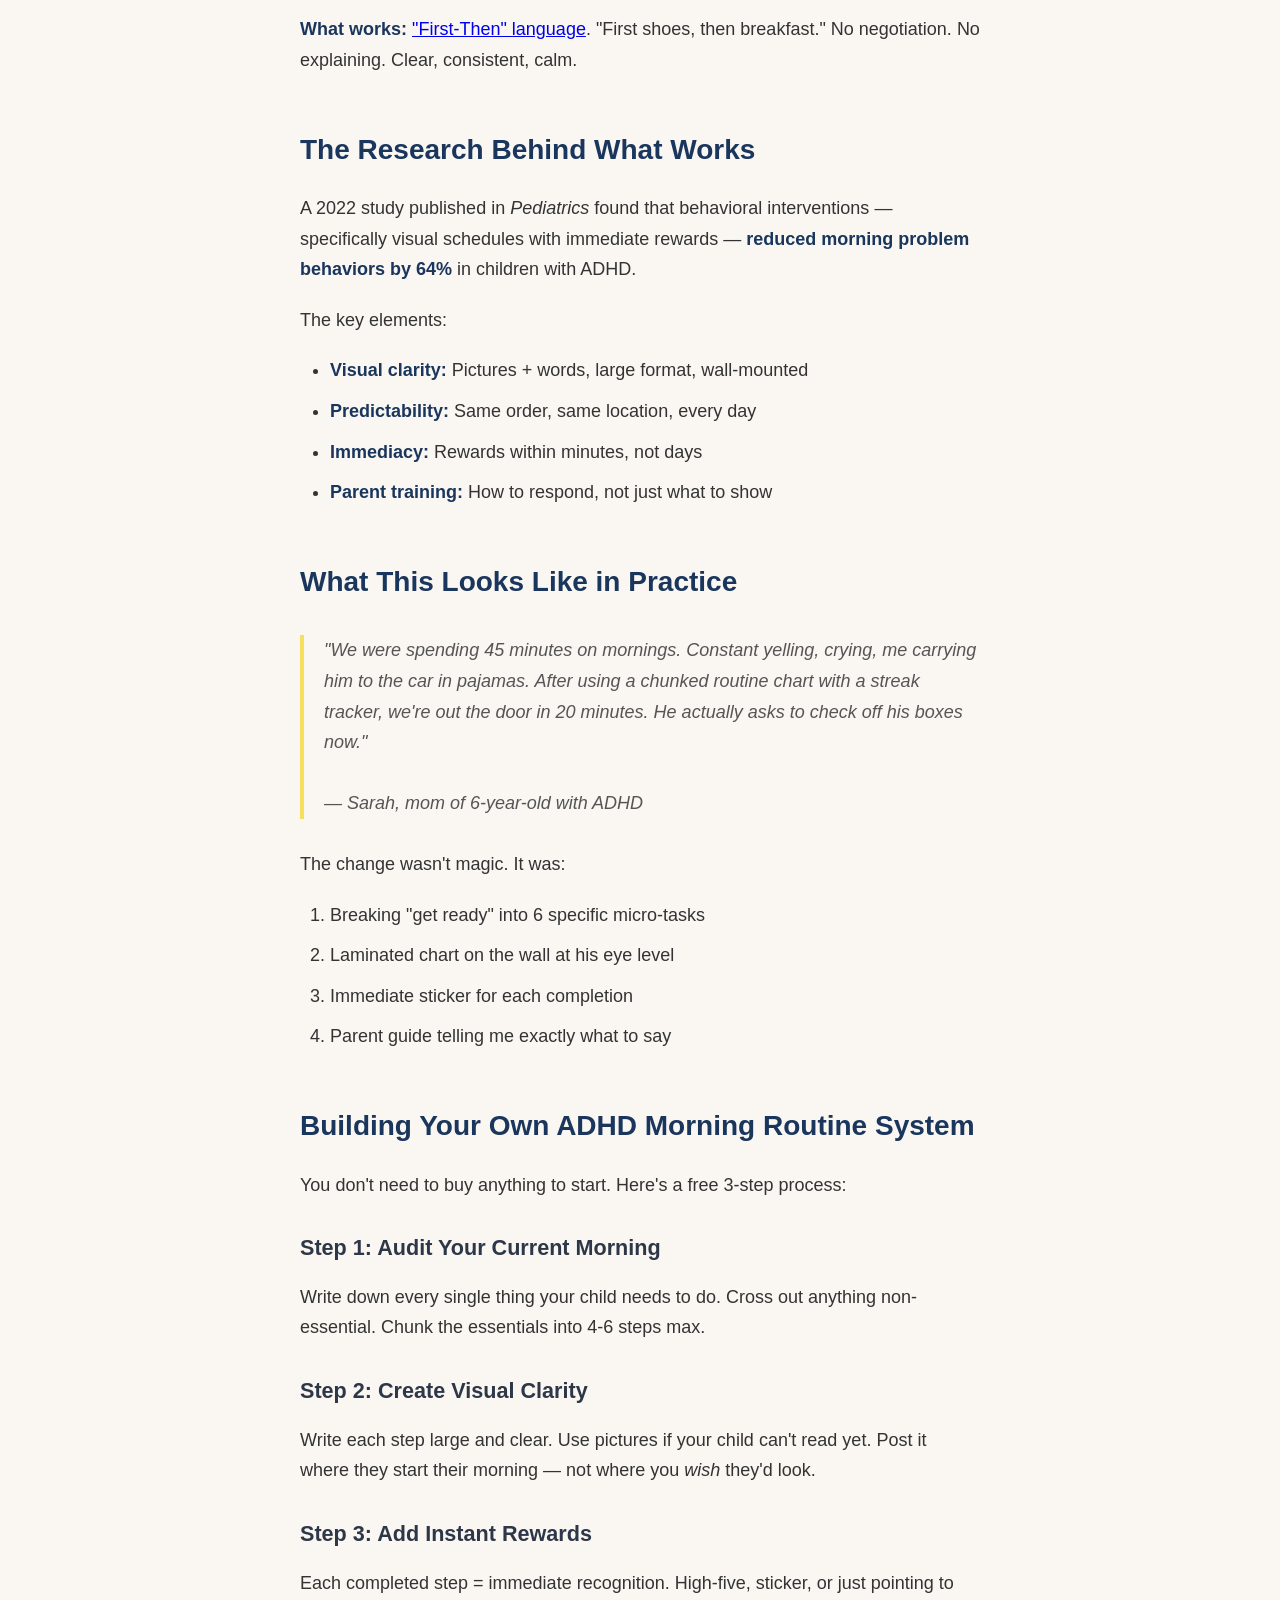
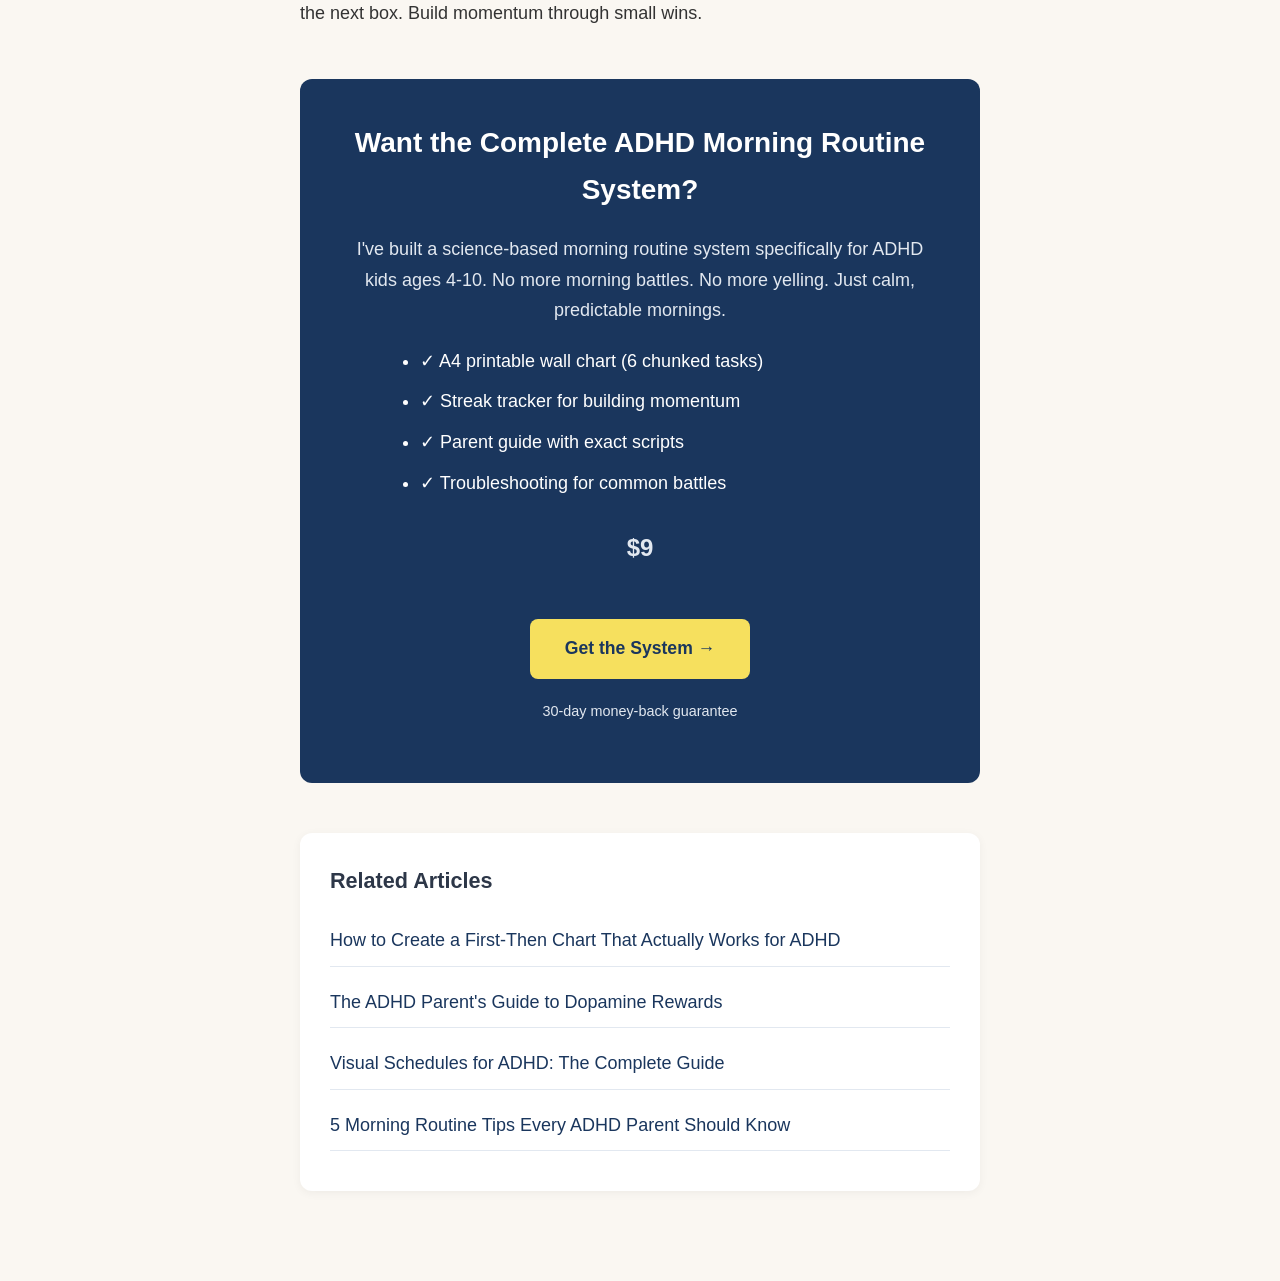
<file: blog/why-routine-charts-fail.html>
<!DOCTYPE html>
<html lang="en">
<head>
    <meta charset="UTF-8">
    <meta name="viewport" content="width=device-width, initial-scale=1.0">
    <title>Why Most Morning Routine Charts Fail for ADHD Kids (And What Works)</title>
    <meta name="description" content="Learn why typical routine charts don't work for ADHD kids and discover the science-backed system that reduces morning battles by 64%. Free guide included.">
    <meta name="keywords" content="ADHD morning routine, ADHD routine chart, ADHD visual schedule, morning battles ADHD, ADHD parenting tips, ADHD kids routine">
    
    <!-- Open Graph -->
    <meta property="og:title" content="Why Most Morning Routine Charts Fail for ADHD Kids">
    <meta property="og:description" content="The science-backed system that reduces morning battles by 64% for kids with ADHD">
    <meta property="og:type" content="article">
    <meta property="og:url" content="https://pickle-jar-9.tail149291.ts.net/blog/why-routine-charts-fail">
    
    <!-- Schema Markup -->
    <script type="application/ld+json">
    {
        "@context": "https://schema.org",
        "@type": "BlogPosting",
        "headline": "Why Most Morning Routine Charts Fail for ADHD Kids (And What Works Instead)",
        "description": "Learn why typical routine charts don't work for ADHD kids and discover the science-backed system that reduces morning battles by 64%.",
        "author": {
            "@type": "Organization",
            "name": "Focused Family"
        },
        "datePublished": "2026-03-12",
        "mainEntityOfPage": {
            "@type": "WebPage",
            "@id": "https://pickle-jar-9.tail149291.ts.net/blog/why-routine-charts-fail"
        }
    }
    </script>
    
    <style>
        * { margin: 0; padding: 0; box-sizing: border-box; }
        body {
            font-family: -apple-system, BlinkMacSystemFont, 'Segoe UI', Roboto, sans-serif;
            line-height: 1.7;
            color: #333;
            background: #faf7f2;
            font-size: 18px;
        }
        .container {
            max-width: 720px;
            margin: 0 auto;
            padding: 40px 20px;
        }
        .breadcrumb {
            font-size: 14px;
            color: #666;
            margin-bottom: 20px;
        }
        .breadcrumb a {
            color: #1a365d;
            text-decoration: none;
        }
        h1 {
            font-size: 2.5rem;
            color: #1a365d;
            margin-bottom: 15px;
            line-height: 1.2;
        }
        .meta {
            color: #666;
            font-size: 0.95rem;
            margin-bottom: 40px;
        }
        .intro {
            font-size: 1.25rem;
            line-height: 1.8;
            margin-bottom: 40px;
            color: #444;
        }
        h2 {
            font-size: 1.75rem;
            color: #1a365d;
            margin: 50px 0 20px;
        }
        h3 {
            font-size: 1.35rem;
            color: #2d3748;
            margin: 30px 0 15px;
        }
        p {
            margin-bottom: 20px;
        }
        strong {
            color: #1a365d;
        }
        blockquote {
            border-left: 4px solid #f6e05e;
            padding-left: 20px;
            margin: 30px 0;
            font-style: italic;
            color: #555;
        }
        ul, ol {
            margin: 20px 0;
            padding-left: 30px;
        }
        li {
            margin-bottom: 10px;
        }
        .cta-box {
            background: #1a365d;
            color: white;
            padding: 40px;
            border-radius: 12px;
            margin: 50px 0;
            text-align: center;
        }
        .cta-box h2 {
            color: white;
            margin-top: 0;
        }
        .cta-box p {
            color: #e2e8f0;
        }
        .cta-button {
            display: inline-block;
            background: #f6e05e;
            color: #1a365d;
            padding: 15px 35px;
            font-size: 1.1rem;
            font-weight: 600;
            text-decoration: none;
            border-radius: 8px;
            margin-top: 20px;
        }
        .related-posts {
            background: white;
            padding: 30px;
            border-radius: 12px;
            margin: 50px 0;
            box-shadow: 0 2px 10px rgba(0,0,0,0.05);
        }
        .related-posts h3 {
            margin-top: 0;
        }
        .related-posts a {
            color: #1a365d;
            text-decoration: none;
            display: block;
            margin: 10px 0;
            padding: 10px 0;
            border-bottom: 1px solid #e2e8f0;
        }
        .related-posts a:hover {
            color: #2b6cb0;
        }
        @media (max-width: 600px) {
            h1 { font-size: 1.75rem; }
            h2 { font-size: 1.4rem; }
            body { font-size: 16px; }
        }
    </style>
</head>
<body>
    <article class="container">
        <nav class="breadcrumb">
            <a href="/">Home</a> > <a href="/blog">Blog</a> > Why Routine Charts Fail for ADHD
        </nav>

        <h1>Why Most Morning Routine Charts Fail for ADHD Kids (And What Works Instead)</h1>
        
        <div class="meta">
            Published March 12, 2026 · 8 min read · ADHD Parenting
        </div>

        <p class="intro">
            Your child is screaming because they can't find their shoes. You're 20 minutes late. Again. You've tried the routine charts from Target. You've tried the apps. You've tried bribery, threats, and eventually just doing everything yourself while they cry. <strong>It's not working because those tools weren't designed for <a href="https://www.cdc.gov/adhd/data/index.html" target="_blank" rel="noopener">ADHD brains</a>.</strong>
        </p>

        <h2>The Science of ADHD Mornings</h2>
        
        <p>Children with ADHD have brains that work differently. According to the <a href="https://www.cdc.gov/adhd/data/index.html" target="_blank" rel="noopener">CDC</a>, 7 million US children have been diagnosed with ADHD — and <strong>morning routines are consistently ranked as the #1 struggle for parents</strong>.</p>

        <p>Here's why typical <a href="/blog/visual-schedule-adhd">visual schedules</a> fail:</p>

        <h3>1. Too Many Steps</h3>
        
        <p>Neurotypical <a href="/blog/morning-routine-chart">morning routine charts</a> show 10-15 steps. For an ADHD brain, that's overwhelming. They see the whole mountain, not the first step.</p>

        <p><strong>What works:</strong> Chunk into 4-6 micro-tasks max. "Brush teeth" becomes: pick up toothbrush → put toothpaste on → brush top teeth → brush bottom teeth → rinse. Each completion = dopamine hit.</p>

        <h3>2. No Immediate Reward</h3>
        
        <p>ADHD brains run on dopamine — the "motivation molecule." Traditional charts promise a reward at the end of the week. That's too far away to matter.</p>

        <p><strong>What works:</strong> Instant visual progress. Check a box → see immediate result → brain gets reward NOW. <a href="/blog/streak-tracker-adhd">Streak trackers</a> work because each day builds momentum.</p>

        <h3>3. Visual Clutter</h3>
        
        <p>Those cute charts with animals and rainbows? For ADHD brains, that's distracting noise. The brain can't filter what's important.</p>

        <p><strong>What works:</strong> High contrast, minimal colors, clear hierarchy. Navy and yellow. Bold text. Nothing extra.</p>

        <h3>4. No Parent Script</h3>
        
        <p>You get the chart, but not the <em>how</em>. What do you say when they refuse? How do you handle the inevitable meltdown at step 3?</p>

        <p><strong>What works:</strong> <a href="/blog/first-then-language">"First-Then" language</a>. "First shoes, then breakfast." No negotiation. No explaining. Clear, consistent, calm.</p>

        <h2>The Research Behind What Works</h2>
        
        <p>A 2022 study published in <em>Pediatrics</em> found that behavioral interventions — specifically visual schedules with immediate rewards — <strong>reduced morning problem behaviors by 64%</strong> in children with ADHD.</p>

        <p>The key elements:</p>
        
        <ul>
            <li><strong>Visual clarity:</strong> Pictures + words, large format, wall-mounted</li>
            <li><strong>Predictability:</strong> Same order, same location, every day</li>
            <li><strong>Immediacy:</strong> Rewards within minutes, not days</li>
            <li><strong>Parent training:</strong> How to respond, not just what to show</li>
        </ul>

        <h2>What This Looks Like in Practice</h2>
        
        <blockquote>
            "We were spending 45 minutes on mornings. Constant yelling, crying, me carrying him to the car in pajamas. After using a chunked routine chart with a streak tracker, we're out the door in 20 minutes. He actually asks to check off his boxes now."
            <br><br>
            — Sarah, mom of 6-year-old with ADHD
        </blockquote>

        <p>The change wasn't magic. It was:</p>

        <ol>
            <li>Breaking "get ready" into 6 specific micro-tasks</li>
            <li>Laminated chart on the wall at his eye level</li>
            <li>Immediate sticker for each completion</li>
            <li>Parent guide telling me exactly what to say</li>
        </ol>

        <h2>Building Your Own ADHD Morning Routine System</h2>
        
        <p>You don't need to buy anything to start. Here's a free 3-step process:</p>

        <h3>Step 1: Audit Your Current Morning</h3>
        
        <p>Write down every single thing your child needs to do. Cross out anything non-essential. Chunk the essentials into 4-6 steps max.</p>

        <h3>Step 2: Create Visual Clarity</h3>
        
        <p>Write each step large and clear. Use pictures if your child can't read yet. Post it where they start their morning — not where you <em>wish</em> they'd look.</p>

        <h3>Step 3: Add Instant Rewards</h3>
        
        <p>Each completed step = immediate recognition. High-five, sticker, or just pointing to the next box. Build momentum through small wins.</p>

        <div class="cta-box">
            <h2>Want the Complete ADHD Morning Routine System?</h2>
            
            <p>I've built a science-based morning routine system specifically for ADHD kids ages 4-10. No more morning battles. No more yelling. Just calm, predictable mornings.</p>
            
            <ul style="text-align: left; max-width: 500px; margin: 20px auto;">
                <li>✓ A4 printable wall chart (6 chunked tasks)</li>
                <li>✓ Streak tracker for building momentum</li>
                <li>✓ Parent guide with exact scripts</li>
                <li>✓ Troubleshooting for common battles</li>
            </ul>
            
            <p style="font-size: 1.5rem; font-weight: 700; margin: 30px 0;">$9</p>
            
            <a href="/buy" class="cta-button">Get the System →</a>
            
            <p style="font-size: 0.9rem; margin-top: 20px;">30-day money-back guarantee</p>
        </div>

        <div class="related-posts">
            <h3>Related Articles</h3>
            
            <a href="/blog/first-then-chart">How to Create a First-Then Chart That Actually Works for ADHD</a>
            <a href="/blog/dopamine-rewards">The ADHD Parent's Guide to Dopamine Rewards</a>
            <a href="/blog/visual-schedule-adhd">Visual Schedules for ADHD: The Complete Guide</a>
            <a href="/blog/morning-routine-tips">5 Morning Routine Tips Every ADHD Parent Should Know</a>
        </div>

    </article>
</body>
</html>
</file>
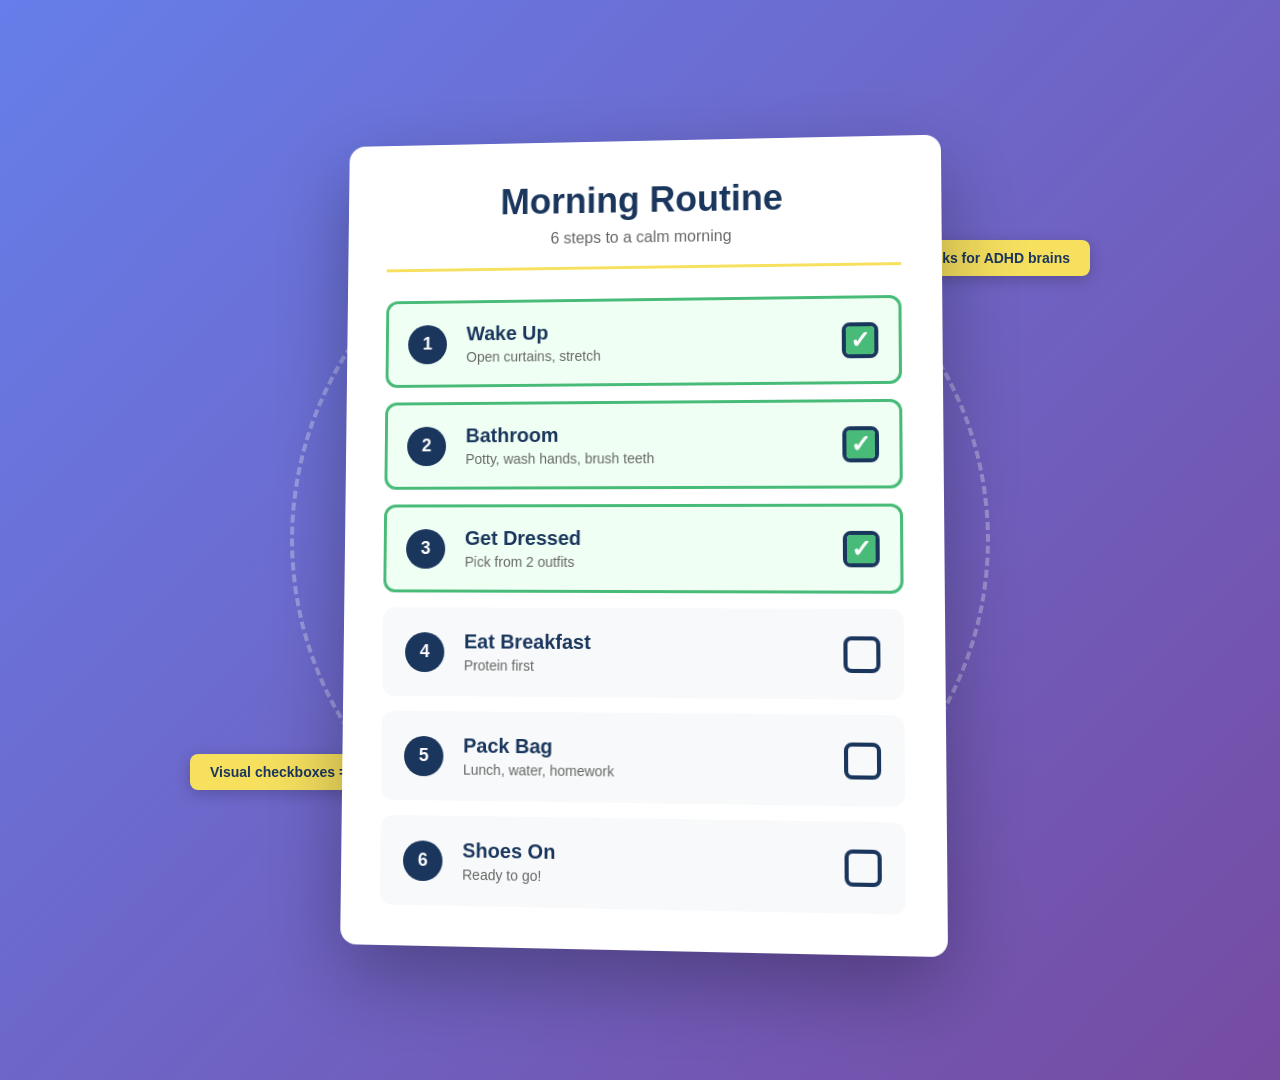
<file: mockups/detail-mockup.html>
<!DOCTYPE html>
<html lang="en">
<head>
    <meta charset="UTF-8">
    <meta name="viewport" content="width=device-width, initial-scale=1.0">
    <title>ADHD Chart Close-Up - Product Mockup</title>
    <style>
        * { margin: 0; padding: 0; box-sizing: border-box; }
        body { 
            font-family: -apple-system, BlinkMacSystemFont, 'Segoe UI', Roboto, sans-serif; 
            background: linear-gradient(135deg, #667eea 0%, #764ba2 100%);
            padding: 40px;
            display: flex;
            justify-content: center;
            align-items: center;
            min-height: 100vh;
        }
        
        .container {
            width: 1000px;
            height: 1000px;
            display: flex;
            justify-content: center;
            align-items: center;
            position: relative;
        }
        
        .chart {
            width: 600px;
            background: #fff;
            border-radius: 16px;
            box-shadow: 0 30px 80px rgba(0,0,0,0.3);
            padding: 40px;
            transform: perspective(1000px) rotateY(-3deg) rotateX(2deg);
        }
        
        .header {
            text-align: center;
            margin-bottom: 30px;
            padding-bottom: 20px;
            border-bottom: 3px solid #f6e05e;
        }
        
        .header h1 {
            color: #1a365d;
            font-size: 36px;
            margin-bottom: 8px;
        }
        
        .header p {
            color: #666;
            font-size: 16px;
        }
        
        .tasks {
            display: flex;
            flex-direction: column;
            gap: 15px;
        }
        
        .task {
            display: flex;
            align-items: center;
            padding: 20px;
            background: #f8f9fa;
            border-radius: 12px;
            border: 3px solid transparent;
            transition: all 0.3s;
        }
        
        .task:hover {
            border-color: #f6e05e;
            transform: translateX(5px);
        }
        
        .task.completed {
            background: #f0fff4;
            border-color: #48bb78;
        }
        
        .number {
            width: 40px;
            height: 40px;
            background: #1a365d;
            color: #fff;
            border-radius: 50%;
            display: flex;
            align-items: center;
            justify-content: center;
            font-weight: bold;
            font-size: 18px;
            margin-right: 20px;
            flex-shrink: 0;
        }
        
        .content {
            flex: 1;
        }
        
        .title {
            font-weight: 700;
            color: #1a365d;
            font-size: 20px;
            margin-bottom: 4px;
        }
        
        .detail {
            font-size: 14px;
            color: #666;
        }
        
        .check {
            width: 36px;
            height: 36px;
            border: 4px solid #1a365d;
            border-radius: 8px;
            margin-left: 20px;
            flex-shrink: 0;
            display: flex;
            align-items: center;
            justify-content: center;
            font-size: 24px;
            font-weight: bold;
        }
        
        .check.done {
            background: #48bb78;
            border-color: #48bb78;
            color: #fff;
        }
        
        .task:nth-child(1) .check::after { content: '✓'; color: #fff; background: #48bb78; width: 100%; height: 100%; display: flex; align-items: center; justify-content: center; border-radius: 4px; }
        .task:nth-child(2) .check::after { content: '✓'; color: #fff; background: #48bb78; width: 100%; height: 100%; display: flex; align-items: center; justify-content: center; border-radius: 4px; }
        .task:nth-child(3) .check::after { content: '✓'; color: #fff; background: #48bb78; width: 100%; height: 100%; display: flex; align-items: center; justify-content: center; border-radius: 4px; }
        
        .highlight {
            position: absolute;
            top: 50%;
            left: 50%;
            transform: translate(-50%, -50%);
            width: 700px;
            height: 700px;
            border: 4px dashed rgba(255,255,255,0.3);
            border-radius: 50%;
            pointer-events: none;
        }
        
        .annotation {
            position: absolute;
            background: #f6e05e;
            color: #1a365d;
            padding: 10px 20px;
            border-radius: 8px;
            font-weight: 600;
            font-size: 14px;
            box-shadow: 0 4px 15px rgba(0,0,0,0.2);
        }
        
        .annotation::after {
            content: '';
            position: absolute;
            width: 0;
            height: 0;
            border-style: solid;
        }
        
        .ann-1 {
            top: 200px;
            right: 50px;
        }
        
        .ann-1::after {
            left: -10px;
            top: 50%;
            transform: translateY(-50%);
            border-width: 10px 10px 10px 0;
            border-color: transparent #f6e05e transparent transparent;
        }
        
        .ann-2 {
            bottom: 250px;
            left: 50px;
        }
        
        .ann-2::after {
            right: -10px;
            top: 50%;
            transform: translateY(-50%);
            border-width: 10px 0 10px 10px;
            border-color: transparent transparent transparent #f6e05e;
        }
    </style>
</head>
<body>
    <div class="container">
        <div class="highlight"></div>
        
        <div class="annotation ann-1">Chunked tasks for ADHD brains</div>
        <div class="annotation ann-2">Visual checkboxes = dopamine hit</div>
        
        <div class="chart">
            <div class="header">
                <h1>Morning Routine</h1>
                <p>6 steps to a calm morning</p>
            </div>
            
            <div class="tasks">
                <div class="task completed">
                    <div class="number">1</div>
                    <div class="content">
                        <div class="title">Wake Up</div>
                        <div class="detail">Open curtains, stretch</div>
                    </div>
                    <div class="check"></div>
                </div>
                
                <div class="task completed">
                    <div class="number">2</div>
                    <div class="content">
                        <div class="title">Bathroom</div>
                        <div class="detail">Potty, wash hands, brush teeth</div>
                    </div>
                    <div class="check"></div>
                </div>
                
                <div class="task completed">
                    <div class="number">3</div>
                    <div class="content">
                        <div class="title">Get Dressed</div>
                        <div class="detail">Pick from 2 outfits</div>
                    </div>
                    <div class="check"></div>
                </div>
                
                <div class="task">
                    <div class="number">4</div>
                    <div class="content">
                        <div class="title">Eat Breakfast</div>
                        <div class="detail">Protein first</div>
                    </div>
                    <div class="check"></div>
                </div>
                
                <div class="task">
                    <div class="number">5</div>
                    <div class="content">
                        <div class="title">Pack Bag</div>
                        <div class="detail">Lunch, water, homework</div>
                    </div>
                    <div class="check"></div>
                </div>
                
                <div class="task">
                    <div class="number">6</div>
                    <div class="content">
                        <div class="title">Shoes On</div>
                        <div class="detail">Ready to go!</div>
                    </div>
                    <div class="check"></div>
                </div>
            </div>
        </div>
    </div>
</body>
</html>
</file>
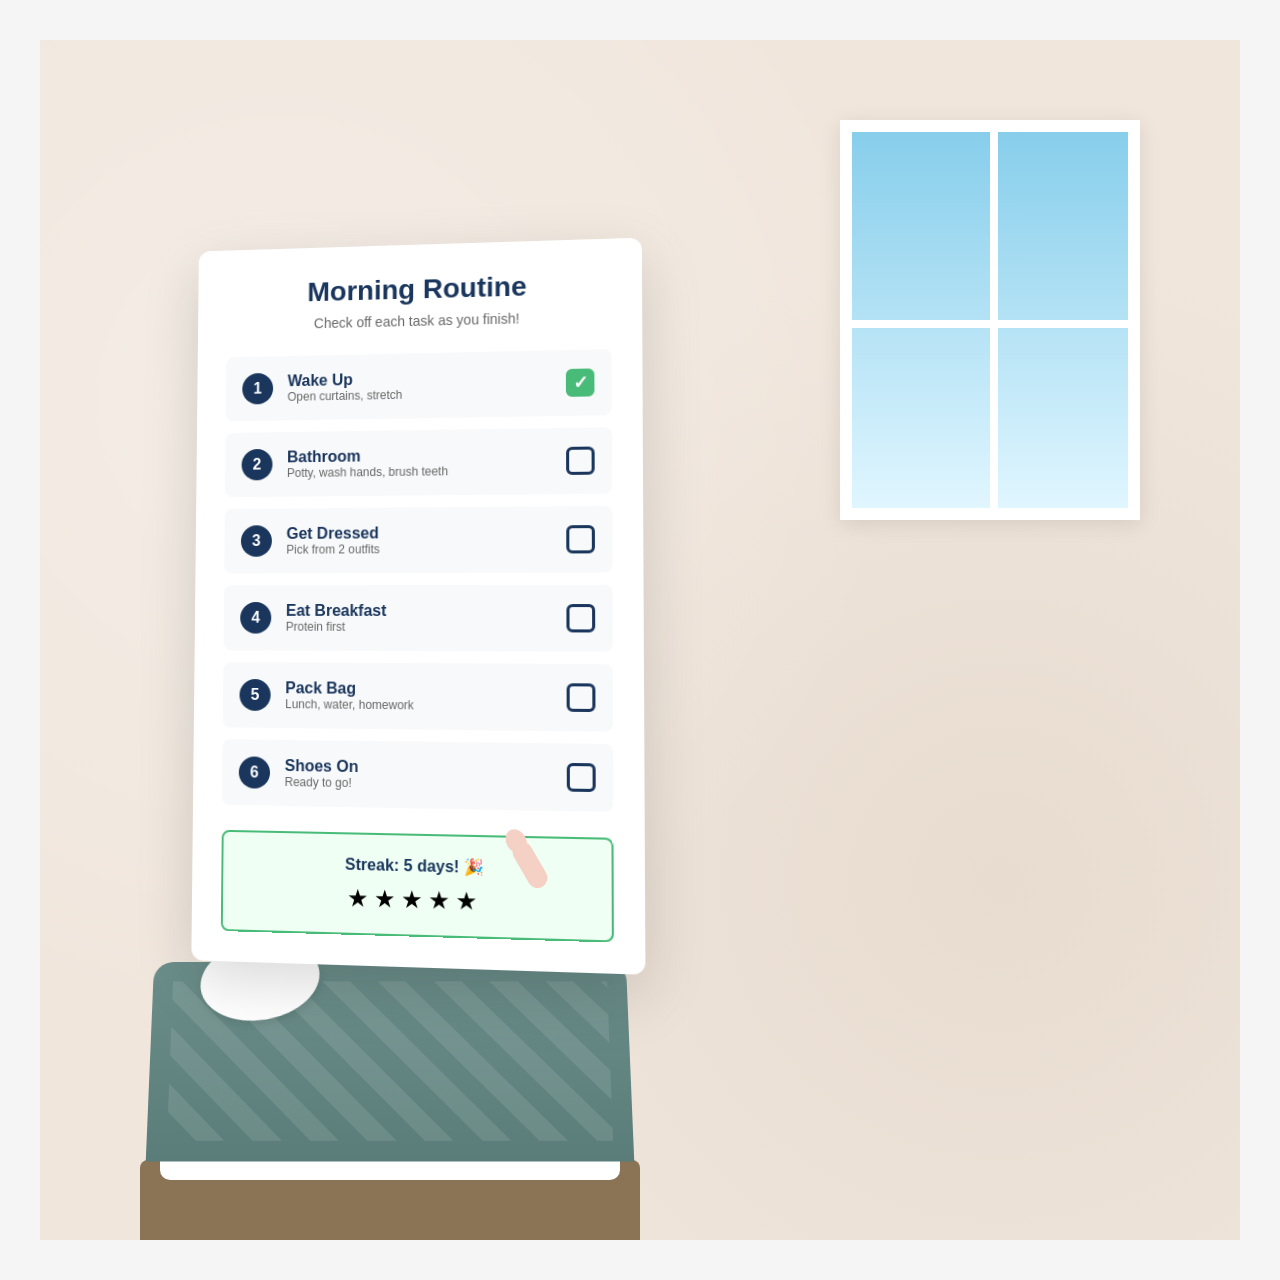
<file: mockups/hero-mockup.html>
<!DOCTYPE html>
<html lang="en">
<head>
    <meta charset="UTF-8">
    <meta name="viewport" content="width=device-width, initial-scale=1.0">
    <title>ADHD Morning Routine Chart - Product Mockup</title>
    <style>
        * { margin: 0; padding: 0; box-sizing: border-box; }
        body { font-family: -apple-system, BlinkMacSystemFont, 'Segoe UI', Roboto, sans-serif; background: #f5f5f5; padding: 40px; }
        
        .scene { 
            width: 1200px; 
            height: 1200px; 
            background: linear-gradient(135deg, #e8ddd4 0%, #f5ebe0 100%);
            position: relative;
            margin: 0 auto;
            overflow: hidden;
        }
        
        /* Wall texture */
        .wall {
            position: absolute;
            top: 0; left: 0; right: 0; bottom: 0;
            background: 
                radial-gradient(circle at 20% 30%, rgba(255,255,255,0.3) 0%, transparent 50%),
                radial-gradient(circle at 80% 70%, rgba(200,180,160,0.2) 0%, transparent 50%),
                #f0e6dc;
        }
        
        /* Window */
        .window {
            position: absolute;
            top: 80px;
            right: 100px;
            width: 300px;
            height: 400px;
            background: linear-gradient(180deg, #87CEEB 0%, #E0F6FF 100%);
            border: 12px solid #fff;
            box-shadow: 0 4px 20px rgba(0,0,0,0.1);
        }
        
        .window::before {
            content: '';
            position: absolute;
            top: 50%;
            left: 0;
            right: 0;
            height: 8px;
            background: #fff;
        }
        
        .window::after {
            content: '';
            position: absolute;
            left: 50%;
            top: 0;
            bottom: 0;
            width: 8px;
            background: #fff;
        }
        
        /* Bed */
        .bed {
            position: absolute;
            bottom: 0;
            left: 100px;
            width: 500px;
            height: 350px;
        }
        
        .bed-frame {
            position: absolute;
            bottom: 0;
            width: 100%;
            height: 80px;
            background: #8B7355;
            border-radius: 8px 8px 0 0;
        }
        
        .mattress {
            position: absolute;
            bottom: 60px;
            left: 20px;
            right: 20px;
            height: 60px;
            background: #fff;
            border-radius: 10px;
        }
        
        .blanket {
            position: absolute;
            bottom: 80px;
            left: 10px;
            right: 10px;
            height: 200px;
            background: linear-gradient(180deg, #6B8E8A 0%, #5A7D79 100%);
            border-radius: 20px 20px 0 0;
            transform: perspective(500px) rotateX(5deg);
        }
        
        .blanket::after {
            content: '';
            position: absolute;
            top: 20px;
            left: 20px;
            right: 20px;
            bottom: 20px;
            background: repeating-linear-gradient(
                45deg,
                transparent,
                transparent 20px,
                rgba(255,255,255,0.1) 20px,
                rgba(255,255,255,0.1) 40px
            );
        }
        
        /* Pillow */
        .pillow {
            position: absolute;
            bottom: 220px;
            left: 60px;
            width: 120px;
            height: 80px;
            background: #fff;
            border-radius: 50%;
            box-shadow: 0 4px 10px rgba(0,0,0,0.1);
            transform: rotate(-10deg);
        }
        
        /* THE CHART */
        .chart-container {
            position: absolute;
            top: 200px;
            left: 150px;
            width: 450px;
            background: #fff;
            border-radius: 12px;
            box-shadow: 0 20px 60px rgba(0,0,0,0.15);
            padding: 30px;
            transform: perspective(1000px) rotateY(-5deg) rotateX(2deg);
        }
        
        .chart-header {
            text-align: center;
            margin-bottom: 25px;
        }
        
        .chart-header h1 {
            color: #1a365d;
            font-size: 28px;
            margin-bottom: 8px;
        }
        
        .chart-header p {
            color: #666;
            font-size: 14px;
        }
        
        .task-list {
            display: flex;
            flex-direction: column;
            gap: 12px;
        }
        
        .task {
            display: flex;
            align-items: center;
            padding: 15px;
            background: #f8f9fa;
            border-radius: 8px;
            border: 2px solid transparent;
            transition: all 0.3s;
        }
        
        .task:hover {
            border-color: #f6e05e;
        }
        
        .task-number {
            width: 32px;
            height: 32px;
            background: #1a365d;
            color: #fff;
            border-radius: 50%;
            display: flex;
            align-items: center;
            justify-content: center;
            font-weight: bold;
            margin-right: 15px;
            flex-shrink: 0;
        }
        
        .task-text {
            flex: 1;
        }
        
        .task-title {
            font-weight: 600;
            color: #1a365d;
            font-size: 16px;
        }
        
        .task-detail {
            font-size: 12px;
            color: #666;
        }
        
        .checkbox {
            width: 28px;
            height: 28px;
            border: 3px solid #1a365d;
            border-radius: 6px;
            margin-left: 15px;
            flex-shrink: 0;
            display: flex;
            align-items: center;
            justify-content: center;
        }
        
        .checkbox.checked {
            background: #48bb78;
            border-color: #48bb78;
        }
        
        .checkbox.checked::after {
            content: '✓';
            color: #fff;
            font-size: 18px;
            font-weight: bold;
        }
        
        .task:nth-child(1) .checkbox { background: #48bb78; border-color: #48bb78; }
        .task:nth-child(1) .checkbox::after { content: '✓'; color: #fff; font-size: 18px; font-weight: bold; }
        
        .streak-section {
            margin-top: 25px;
            padding: 20px;
            background: #f0fff4;
            border-radius: 8px;
            border: 2px solid #48bb78;
            text-align: center;
        }
        
        .streak-label {
            color: #1a365d;
            font-weight: 600;
            margin-bottom: 10px;
        }
        
        .stars {
            font-size: 24px;
            letter-spacing: 5px;
        }
        
        /* Hand pointing */
        .hand {
            position: absolute;
            bottom: 280px;
            left: 480px;
            width: 100px;
            height: 120px;
            z-index: 10;
        }
        
        .finger {
            position: absolute;
            width: 20px;
            height: 50px;
            background: #f5d0c5;
            border-radius: 10px;
            transform: rotate(-30deg);
        }
        
        .finger::after {
            content: '';
            position: absolute;
            top: -15px;
            left: 0;
            width: 20px;
            height: 25px;
            background: #f5d0c5;
            border-radius: 50%;
        }
    </style>
</head>
<body>
    <div class="scene">
        <div class="wall"></div>
        <!-- Window -->
        <div class="window"></div>
        
        <!-- Bed -->
        <div class="bed">
            <div class="bed-frame"></div>
            <div class="mattress"></div>
            <div class="blanket"></div>
            <div class="pillow"></div>
        </div>
        
        <!-- Chart -->
        <div class="chart-container">
            <div class="chart-header">
                <h1>Morning Routine</h1>
                <p>Check off each task as you finish!</p>
            </div>
            
            <div class="task-list">
                <div class="task">
                    <div class="task-number">1</div>
                    <div class="task-text">
                        <div class="task-title">Wake Up</div>
                        <div class="task-detail">Open curtains, stretch</div>
                    </div>
                    <div class="checkbox"></div>
                </div>
                
                <div class="task">
                    <div class="task-number">2</div>
                    <div class="task-text">
                        <div class="task-title">Bathroom</div>
                        <div class="task-detail">Potty, wash hands, brush teeth</div>
                    </div>
                    <div class="checkbox"></div>
                </div>
                
                <div class="task">
                    <div class="task-number">3</div>
                    <div class="task-text">
                        <div class="task-title">Get Dressed</div>
                        <div class="task-detail">Pick from 2 outfits</div>
                    </div>
                    <div class="checkbox"></div>
                </div>
                
                <div class="task">
                    <div class="task-number">4</div>
                    <div class="task-text">
                        <div class="task-title">Eat Breakfast</div>
                        <div class="task-detail">Protein first</div>
                    </div>
                    <div class="checkbox"></div>
                </div>
                
                <div class="task">
                    <div class="task-number">5</div>
                    <div class="task-text">
                        <div class="task-title">Pack Bag</div>
                        <div class="task-detail">Lunch, water, homework</div>
                    </div>
                    <div class="checkbox"></div>
                </div>
                
                <div class="task">
                    <div class="task-number">6</div>
                    <div class="task-text">
                        <div class="task-title">Shoes On</div>
                        <div class="task-detail">Ready to go!</div>
                    </div>
                    <div class="checkbox"></div>
                </div>
            </div>
            
            <div class="streak-section">
                <div class="streak-label">Streak: 5 days! 🎉</div>
                <div class="stars">★★★★★</div>
            </div>
        </div>
        
        <!-- Hand pointing -->
        <div class="hand">
            <div class="finger"></div>
        </div>
    </div>
</body>
</html>
</file>
<file: styles.css>
:root {
  --bg: #f4efe7;
  --bg-deep: #e7d6c3;
  --bg-blue: #dfe8eb;
  --bg-cream: #fffaf3;
  --surface: rgba(255, 251, 246, 0.88);
  --surface-strong: #fffdf9;
  --surface-soft: #f7efe4;
  --surface-accent: #f3e1d1;
  --ink: #1c1d1a;
  --ink-soft: #555247;
  --line: rgba(28, 29, 26, 0.11);
  --line-strong: rgba(28, 29, 26, 0.18);
  --accent: #b85d2f;
  --accent-deep: #7d391d;
  --cta-pop: #ef6f51;
  --cta-pop-deep: #c94f35;
  --accent-soft: #f6d2b4;
  --green: #6f8571;
  --shadow: 0 28px 80px rgba(68, 49, 34, 0.14);
  --shadow-soft: 0 18px 44px rgba(68, 49, 34, 0.08);
  --radius: 30px;
  --radius-sm: 22px;
  --container: 1160px;
}

* {
  box-sizing: border-box;
}

html {
  scroll-behavior: smooth;
}

body {
  margin: 0;
  color: var(--ink);
  font-family: "Avenir Next", "Segoe UI", sans-serif;
  line-height: 1.6;
  background:
    radial-gradient(circle at top left, rgba(184, 93, 47, 0.17), transparent 28%),
    radial-gradient(circle at 85% 15%, rgba(111, 133, 113, 0.18), transparent 20%),
    linear-gradient(180deg, #fcf8f2 0%, var(--bg) 45%, var(--bg-deep) 100%);
  padding-bottom: 96px;
}

a {
  color: inherit;
  text-decoration: none;
}

h1,
h2,
h3,
p,
ul,
ol {
  margin-top: 0;
}

h1,
h2,
h3 {
  font-family: "Iowan Old Style", Georgia, serif;
  letter-spacing: -0.035em;
  line-height: 0.98;
}

h1 {
  font-size: clamp(3.6rem, 8vw, 6.5rem);
  max-width: 10ch;
  margin-bottom: 18px;
}

h2 {
  font-size: clamp(2.3rem, 4.6vw, 4rem);
  max-width: 12ch;
  margin-bottom: 18px;
}

h3 {
  font-size: 1.35rem;
  margin-bottom: 10px;
}

p {
  color: var(--ink-soft);
}

.container {
  width: min(calc(100% - 2rem), var(--container));
  margin: 0 auto;
}

.hero,
.section {
  position: relative;
}

.hero {
  padding: 32px 0 74px;
}

.section {
  padding: 46px 0 86px;
}

.section--tint .container,
.section--warm .container,
.section--accent .container,
.section--quiet .container,
.final-cta__box {
  border-radius: var(--radius);
  box-shadow: var(--shadow-soft);
}

.announcement,
.eyebrow,
.section-tag,
.badge,
.hero-panel__kicker,
.mini-label,
.loop-card__label,
.compare-card__label,
.footer__meta {
  text-transform: uppercase;
  letter-spacing: 0.12em;
  font-size: 0.72rem;
  font-weight: 800;
}

.announcement {
  display: inline-flex;
  align-items: center;
  gap: 10px;
  padding: 9px 14px;
  border-radius: 999px;
  border: 1px solid rgba(255, 255, 255, 0.72);
  background: rgba(255, 255, 255, 0.7);
  color: var(--accent-deep);
  margin-bottom: 18px;
}

.announcement::before {
  content: "";
  width: 9px;
  height: 9px;
  border-radius: 999px;
  background: var(--accent);
  box-shadow: 0 0 0 5px rgba(184, 93, 47, 0.12);
}

.eyebrow,
.section-tag,
.hero-panel__kicker,
.loop-card__label,
.compare-card__label,
.footer__meta {
  color: var(--accent-deep);
}

.lede,
.support-line,
.credibility-line,
.price-note,
.hero-panel p,
.lead__card p,
.faq-card p,
.kit-item p,
.preview-card p,
.principle-card p,
.outcome-card p,
.footer p {
  font-size: 1.04rem;
}

.hero__layout,
.story-grid,
.process,
.lead {
  display: grid;
  gap: 32px;
}

.hero__layout {
  grid-template-columns: minmax(0, 1.05fr) minmax(340px, 460px);
  align-items: start;
}

.hero__copy {
  padding-top: 20px;
}

.hero__actions,
.final-cta__actions {
  display: flex;
  flex-wrap: wrap;
  gap: 14px;
  margin: 30px 0 18px;
}

.button {
  display: inline-flex;
  align-items: center;
  justify-content: center;
  min-height: 54px;
  padding: 0 22px;
  border-radius: 999px;
  font-weight: 800;
  transition: transform 150ms ease, box-shadow 150ms ease, background 150ms ease;
}

.button strong,
.button small {
  display: block;
}

.button:hover {
  transform: translateY(-1px);
}

.button--primary {
  color: #fff8f2;
  background: linear-gradient(180deg, var(--accent) 0%, var(--accent-deep) 100%);
  box-shadow: 0 18px 36px rgba(125, 57, 29, 0.24);
}

.button--sticky {
  min-height: 56px;
  color: #fff8f2;
  background: linear-gradient(180deg, var(--cta-pop) 0%, var(--cta-pop-deep) 100%);
  box-shadow: 0 18px 36px rgba(201, 79, 53, 0.28);
}

.button--secondary,
.button--ghost {
  background: rgba(255, 255, 255, 0.76);
  border: 1px solid rgba(28, 29, 26, 0.08);
}

.button--light {
  color: var(--accent-deep);
  background: #fff;
}

.inline-points,
.check-list,
.loop-list,
.compare-list,
.promo-list {
  list-style: none;
  padding: 0;
  margin: 0;
}

.inline-points {
  display: flex;
  flex-wrap: wrap;
  gap: 12px;
}

.inline-points li,
.promo-list li {
  display: inline-flex;
  align-items: center;
  gap: 8px;
  padding: 10px 14px;
  border-radius: 999px;
  background: rgba(255, 255, 255, 0.58);
  border: 1px solid rgba(255, 255, 255, 0.5);
}

.inline-points li::before,
.check-list li::before,
.loop-list li::before,
.compare-list li::before,
.promo-list li::before {
  content: "•";
  color: var(--accent);
  font-size: 1.2rem;
  line-height: 1;
}

.hero-panel,
.loop-card,
.compare-card,
.kit-item,
.preview-card,
.lead__card,
.faq-card,
.principle-card,
.outcome-card,
.final-cta__box {
  backdrop-filter: blur(12px);
}

.hero-panel {
  padding: 26px;
  border-radius: var(--radius);
  background: linear-gradient(180deg, rgba(255, 255, 255, 0.93) 0%, rgba(255, 249, 243, 0.97) 100%);
  border: 1px solid rgba(255, 255, 255, 0.84);
  box-shadow: var(--shadow);
}

.credibility-line {
  margin-bottom: 14px;
  max-width: 48ch;
  color: var(--accent-deep);
  font-weight: 600;
}

.price-stack {
  display: grid;
  gap: 4px;
  margin-bottom: 8px;
}

.price-line {
  display: flex;
  align-items: baseline;
  gap: 10px;
  color: var(--ink);
}

.price-line strong {
  font-size: clamp(2rem, 5vw, 3rem);
  color: var(--accent-deep);
  line-height: 1;
}

.price-line__anchor {
  font-size: 1.1rem;
  color: var(--ink-soft);
  text-decoration: line-through;
}

.price-note {
  margin-bottom: 0;
  color: var(--accent-deep);
  font-weight: 700;
}

.hero-panel__top p:last-child,
.section-heading p:last-child {
  max-width: 58ch;
}

.hero-panel__mockup,
.hero-panel__freebie,
.loop-card,
.compare-card,
.principle-card,
.preview-card,
.lead__card,
.faq-card,
.final-cta__box {
  border: 1px solid var(--line);
}

.mockup-window {
  overflow: hidden;
  border-radius: 24px;
  background: #fff;
  border: 1px solid rgba(28, 29, 26, 0.08);
  box-shadow: inset 0 1px 0 rgba(255, 255, 255, 0.8);
}

.mockup-window__bar {
  display: flex;
  gap: 6px;
  padding: 12px 14px;
  background: #f6efe8;
}

.mockup-window__bar span {
  width: 10px;
  height: 10px;
  border-radius: 999px;
  background: rgba(125, 57, 29, 0.3);
}

.mockup-window__body {
  display: grid;
  grid-template-columns: 1.2fr 0.95fr;
  gap: 12px;
  padding: 16px;
}

.mockup-column {
  padding: 14px;
  border-radius: 20px;
  background: #fbf7f2;
}

.mockup-column--accent {
  background: #f6e3d1;
}

.mini-label {
  margin-bottom: 10px;
}

.mockup-chip-list {
  display: flex;
  flex-wrap: wrap;
  gap: 8px;
}

.mockup-chip-list span,
.mockup-transition {
  border-radius: 16px;
  background: #fff;
  border: 1px solid rgba(28, 29, 26, 0.08);
}

.mockup-chip-list span {
  padding: 8px 10px;
  font-size: 0.92rem;
  color: var(--ink);
}

.mockup-transition {
  display: grid;
  gap: 6px;
  padding: 14px;
}

.check-list {
  display: grid;
  gap: 10px;
  margin-top: 18px;
}

.check-list li,
.compare-list li,
.loop-list li {
  display: flex;
  gap: 10px;
  align-items: flex-start;
}

.hero-stats {
  display: grid;
  grid-template-columns: repeat(3, minmax(0, 1fr));
  gap: 12px;
  margin-top: 20px;
}

.hero-stat {
  padding: 14px;
  border-radius: 20px;
  background: rgba(243, 225, 209, 0.62);
  text-align: center;
}

.hero-stat strong {
  display: block;
  font-size: 1.7rem;
  color: var(--accent-deep);
}

.hero-stat span {
  display: block;
  font-size: 0.86rem;
  color: var(--ink-soft);
}

.hero-panel__freebie {
  margin-top: 18px;
  padding: 16px;
  border-radius: 22px;
  background: rgba(255, 255, 255, 0.6);
}

.story-grid,
.process,
.lead {
  grid-template-columns: minmax(0, 1fr) minmax(280px, 420px);
  align-items: start;
}

.loop-card,
.lead__card {
  padding: 24px;
  border-radius: var(--radius-sm);
  background: linear-gradient(180deg, rgba(255, 255, 255, 0.92) 0%, rgba(247, 239, 228, 0.96) 100%);
  box-shadow: var(--shadow-soft);
}

.loop-list {
  display: grid;
  gap: 12px;
  margin-top: 18px;
}

.section--tint .container,
.section--warm .container,
.section--accent .container,
.section--quiet .container {
  padding: 30px;
}

.section--tint .container {
  background: linear-gradient(180deg, rgba(251, 252, 252, 0.78) 0%, rgba(223, 232, 235, 0.96) 100%);
}

.section--warm .container {
  background: linear-gradient(180deg, rgba(250, 243, 234, 0.9) 0%, rgba(242, 224, 205, 0.98) 100%);
}

.section--accent .container {
  background: linear-gradient(135deg, #b85d2f 0%, #8f4725 100%);
  color: #fff5ec;
}

.section--accent .section-tag,
.section--accent h2,
.section--accent p,
.section--accent li,
.section--accent h3,
.section--accent .badge--light {
  color: inherit;
}

.section--accent .lead__card {
  background: rgba(255, 248, 240, 0.12);
  border-color: rgba(255, 255, 255, 0.2);
}

.section--quiet .container {
  background: linear-gradient(180deg, rgba(255, 252, 247, 0.92) 0%, rgba(248, 242, 234, 0.98) 100%);
}

.section--testimonial-top,
.section--testimonial-bottom {
  padding-top: 0;
  padding-bottom: 48px;
}

.section--proof .container {
  padding: 30px;
  border-radius: var(--radius);
  background: linear-gradient(180deg, rgba(255, 251, 246, 0.92) 0%, rgba(243, 225, 209, 0.92) 100%);
  box-shadow: var(--shadow-soft);
}

.proof-grid {
  display: grid;
  grid-template-columns: minmax(0, 1fr) minmax(280px, 360px);
  gap: 22px;
  align-items: stretch;
}

.section-heading {
  margin-bottom: 28px;
}

.section-heading--wide {
  display: grid;
  gap: 4px;
  margin-bottom: 30px;
}

.outcomes-grid,
.faq-grid,
.principles {
  display: grid;
  gap: 18px;
}

.outcomes-grid {
  grid-template-columns: repeat(3, minmax(0, 1fr));
}

.outcome-card,
.principle-card,
.faq-card {
  padding: 22px;
  border-radius: 24px;
  background: rgba(255, 255, 255, 0.72);
  box-shadow: var(--shadow-soft);
}

.outcome-card__icon {
  display: inline-flex;
  width: 34px;
  height: 34px;
  align-items: center;
  justify-content: center;
  border-radius: 999px;
  background: rgba(184, 93, 47, 0.12);
  color: var(--accent-deep);
  font-weight: 800;
  margin-bottom: 12px;
  font-size: 1rem;
}

.mechanism {
  display: grid;
  gap: 24px;
}

.mechanism__compare,
.kit-layout {
  display: grid;
  gap: 22px;
}

.mechanism__compare {
  grid-template-columns: repeat(2, minmax(0, 1fr));
}

.compare-card {
  padding: 24px;
  border-radius: var(--radius-sm);
  background: rgba(255, 255, 255, 0.78);
}

.compare-card--accent {
  background: linear-gradient(180deg, rgba(246, 210, 180, 0.65) 0%, rgba(255, 248, 242, 0.96) 100%);
  border-color: rgba(184, 93, 47, 0.18);
}

.compare-list {
  display: grid;
  gap: 12px;
}

.principles {
  grid-template-columns: repeat(3, minmax(0, 1fr));
}

.principle-card {
  background: rgba(247, 239, 228, 0.58);
}

.kit-layout {
  grid-template-columns: minmax(0, 1.05fr) minmax(320px, 430px);
  align-items: start;
}

.kit-list {
  display: grid;
  gap: 16px;
}

.kit-item {
  display: grid;
  grid-template-columns: 54px minmax(0, 1fr);
  gap: 16px;
  padding: 18px;
  border-radius: 24px;
  background: rgba(255, 251, 246, 0.8);
}

.kit-item__number {
  display: inline-flex;
  width: 54px;
  height: 54px;
  align-items: center;
  justify-content: center;
  border-radius: 18px;
  background: rgba(184, 93, 47, 0.12);
  color: var(--accent-deep);
  font-weight: 800;
  font-size: 1.2rem;
}

.preview-stack {
  display: grid;
  gap: 16px;
}

.preview-card {
  padding: 18px;
  border-radius: 24px;
  background: rgba(255, 253, 250, 0.82);
}

.preview-card__title {
  color: var(--ink);
  font-weight: 800;
  margin-bottom: 12px;
}

.board-sheet,
.check-sheet {
  display: grid;
  gap: 10px;
  padding: 14px;
  border-radius: 20px;
  background: #fff;
}

.board-sheet__step,
.check-sheet__row {
  display: flex;
  align-items: center;
  gap: 10px;
  padding: 10px 12px;
  border-radius: 14px;
  background: #faf5ef;
}

.board-sheet__step span {
  display: inline-flex;
  width: 26px;
  height: 26px;
  align-items: center;
  justify-content: center;
  border-radius: 999px;
  background: rgba(184, 93, 47, 0.14);
  color: var(--accent-deep);
  font-size: 0.82rem;
  font-weight: 800;
}

.check-sheet__box {
  width: 18px;
  height: 18px;
  border-radius: 5px;
  border: 2px solid rgba(125, 57, 29, 0.24);
  background: #fff;
}

.transition-card {
  display: grid;
  grid-template-columns: minmax(0, 1fr) auto minmax(0, 1fr);
  gap: 12px;
  align-items: center;
}

.transition-card--large {
  margin-top: 18px;
}

.transition-card__block {
  display: grid;
  gap: 4px;
  padding: 16px;
  border-radius: 20px;
  background: rgba(255, 255, 255, 0.84);
  text-align: center;
}

.transition-card__block span {
  text-transform: uppercase;
  letter-spacing: 0.12em;
  font-size: 0.7rem;
  font-weight: 800;
  color: var(--accent-deep);
}

.transition-card__block strong {
  color: var(--ink);
}

.transition-card__block--accent {
  background: rgba(246, 210, 180, 0.95);
}

.transition-card__arrow {
  font-size: 1.6rem;
  color: var(--accent-soft);
}

.steps {
  list-style: none;
  padding: 0;
  margin: 0;
  display: grid;
  gap: 14px;
}

.steps li {
  display: grid;
  grid-template-columns: 54px minmax(0, 1fr);
  gap: 16px;
  padding: 18px;
  border-radius: 24px;
  background: rgba(255, 252, 247, 0.82);
  border: 1px solid var(--line);
}

.steps__index {
  display: inline-flex;
  width: 54px;
  height: 54px;
  align-items: center;
  justify-content: center;
  border-radius: 18px;
  background: rgba(111, 133, 113, 0.18);
  color: #47604a;
  font-weight: 800;
}

.badge {
  display: inline-flex;
  align-items: center;
  padding: 8px 12px;
  border-radius: 999px;
  background: rgba(184, 93, 47, 0.12);
  color: var(--accent-deep);
}

.badge--light {
  background: rgba(255, 255, 255, 0.16);
}

.promo-list {
  display: grid;
  gap: 12px;
  margin: 22px 0 24px;
}

.faq-grid {
  grid-template-columns: repeat(2, minmax(0, 1fr));
}

.testimonial,
.guarantee-card {
  padding: 24px;
  border-radius: var(--radius-sm);
  border: 1px solid var(--line);
  background: rgba(255, 255, 255, 0.82);
  box-shadow: var(--shadow-soft);
}

.testimonial--featured {
  max-width: 860px;
  background: linear-gradient(180deg, rgba(255, 252, 247, 0.96) 0%, rgba(243, 225, 209, 0.84) 100%);
}

.testimonial--closing {
  max-width: 860px;
  margin-left: auto;
  background: linear-gradient(180deg, rgba(248, 244, 239, 0.98) 0%, rgba(223, 232, 235, 0.88) 100%);
}

.testimonial__quote {
  margin-bottom: 12px;
  color: var(--ink);
  font-family: "Iowan Old Style", Georgia, serif;
  font-size: clamp(1.35rem, 2.4vw, 1.8rem);
  line-height: 1.2;
}

.testimonial__meta {
  margin-bottom: 0;
  color: var(--accent-deep);
  font-weight: 700;
}

.guarantee-card {
  display: grid;
  gap: 10px;
  background: linear-gradient(180deg, rgba(255, 250, 244, 0.98) 0%, rgba(255, 237, 219, 0.98) 100%);
}

.guarantee-card h3 {
  margin-bottom: 0;
}

.narrow {
  max-width: 900px;
}

.final-cta {
  padding-bottom: 108px;
}

.final-cta__box {
  display: grid;
  grid-template-columns: minmax(0, 1fr) auto;
  gap: 24px;
  padding: 30px;
  background: linear-gradient(180deg, rgba(255, 250, 244, 0.92) 0%, rgba(244, 228, 210, 0.98) 100%);
}

.sticky-buy-bar {
  position: fixed;
  left: 0;
  right: 0;
  bottom: 0;
  z-index: 30;
  padding: 12px 14px calc(12px + env(safe-area-inset-bottom));
  background: linear-gradient(180deg, rgba(252, 248, 242, 0.2) 0%, rgba(252, 248, 242, 0.92) 24%, rgba(252, 248, 242, 0.98) 100%);
  backdrop-filter: blur(14px);
}

.sticky-buy-bar__inner {
  width: min(calc(100% - 0.25rem), 1160px);
  margin: 0 auto;
  display: flex;
  align-items: center;
  justify-content: space-between;
  gap: 14px;
  padding: 12px;
  border-radius: 22px;
  background: rgba(28, 29, 26, 0.94);
  color: #fff8f2;
  box-shadow: 0 18px 40px rgba(28, 29, 26, 0.22);
}

.sticky-buy-bar__copy {
  display: grid;
  gap: 2px;
}

.sticky-buy-bar__copy strong {
  font-size: 1rem;
}

.sticky-buy-bar__copy span {
  font-size: 0.82rem;
  color: rgba(255, 248, 242, 0.78);
}

.footer {
  padding: 0 0 36px;
}

.footer__inner {
  display: flex;
  justify-content: space-between;
  gap: 18px;
  border-top: 1px solid rgba(28, 29, 26, 0.08);
  padding-top: 18px;
}

@media (max-width: 980px) {
  .hero__layout,
  .story-grid,
  .process,
  .lead,
  .kit-layout,
  .final-cta__box,
  .proof-grid {
    grid-template-columns: 1fr;
  }

  .outcomes-grid,
  .mechanism__compare,
  .principles,
  .faq-grid {
    grid-template-columns: 1fr;
  }

  .hero__copy {
    padding-top: 0;
  }
}

@media (max-width: 720px) {
  body {
    background:
      radial-gradient(circle at top left, rgba(184, 93, 47, 0.16), transparent 36%),
      linear-gradient(180deg, #fcf8f2 0%, var(--bg) 52%, var(--bg-deep) 100%);
    padding-bottom: 132px;
  }

  .hero,
  .section {
    padding: 24px 0 68px;
  }

  .section--tint .container,
  .section--warm .container,
  .section--accent .container,
  .section--quiet .container,
  .section--proof .container,
  .final-cta__box {
    padding: 22px;
  }

  h1 {
    font-size: clamp(2.9rem, 13vw, 4.5rem);
  }

  h2 {
    font-size: clamp(2rem, 10vw, 3rem);
    max-width: none;
  }

  .inline-points {
    gap: 10px;
  }

  .inline-points li,
  .promo-list li,
  .button {
    width: 100%;
    justify-content: flex-start;
  }

  .button {
    min-height: 56px;
  }

  .hero__actions,
  .final-cta__actions {
    gap: 12px;
  }

  .hero-stats {
    grid-template-columns: 1fr;
  }

  .mockup-window__body,
  .transition-card {
    grid-template-columns: 1fr;
  }

  .transition-card__arrow {
    display: none;
  }

  .testimonial,
  .guarantee-card {
    padding: 20px;
  }

  .testimonial__quote {
    font-size: 1.28rem;
  }

  .sticky-buy-bar__inner {
    align-items: stretch;
    flex-direction: column;
  }

  .sticky-buy-bar__copy,
  .sticky-buy-bar__copy strong,
  .sticky-buy-bar__copy span {
    text-align: center;
  }

  .sticky-buy-bar .button--sticky {
    justify-content: center;
  }

  .footer__inner {
    flex-direction: column;
  }
}
</file>
